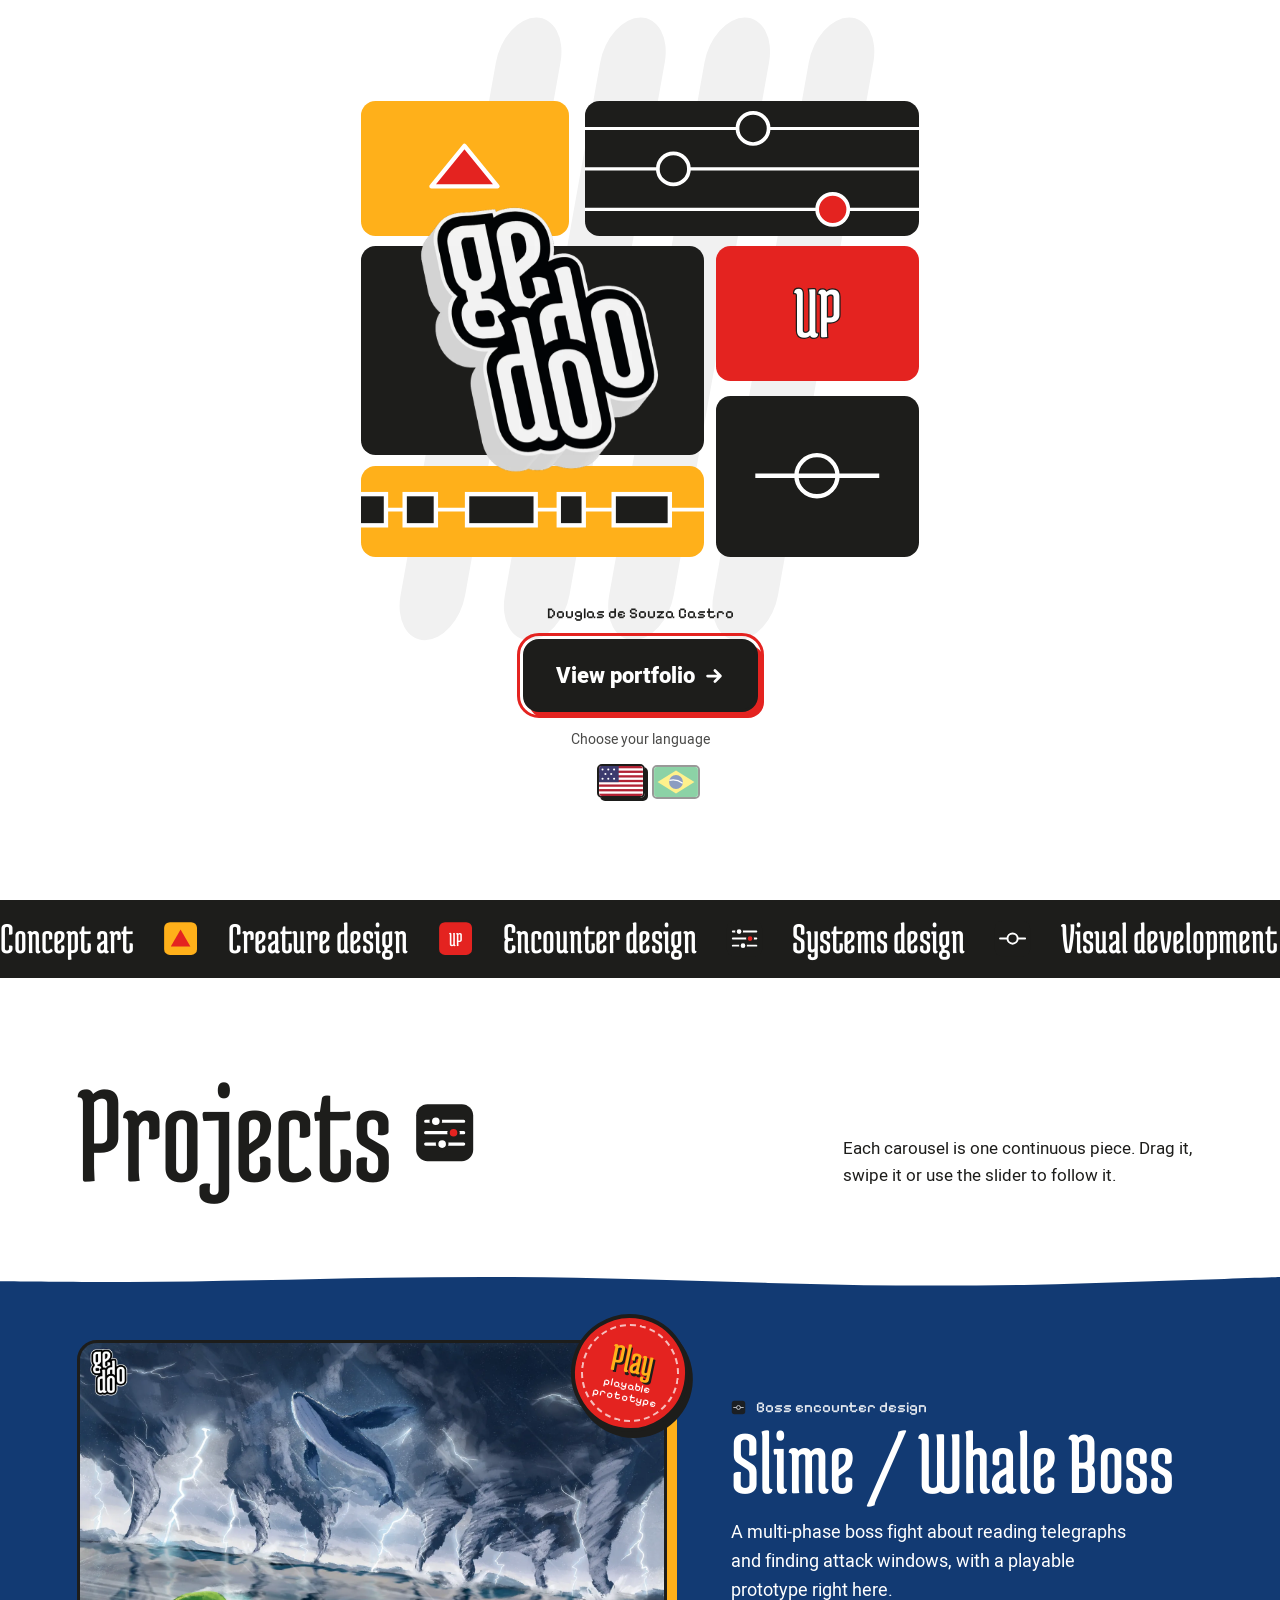
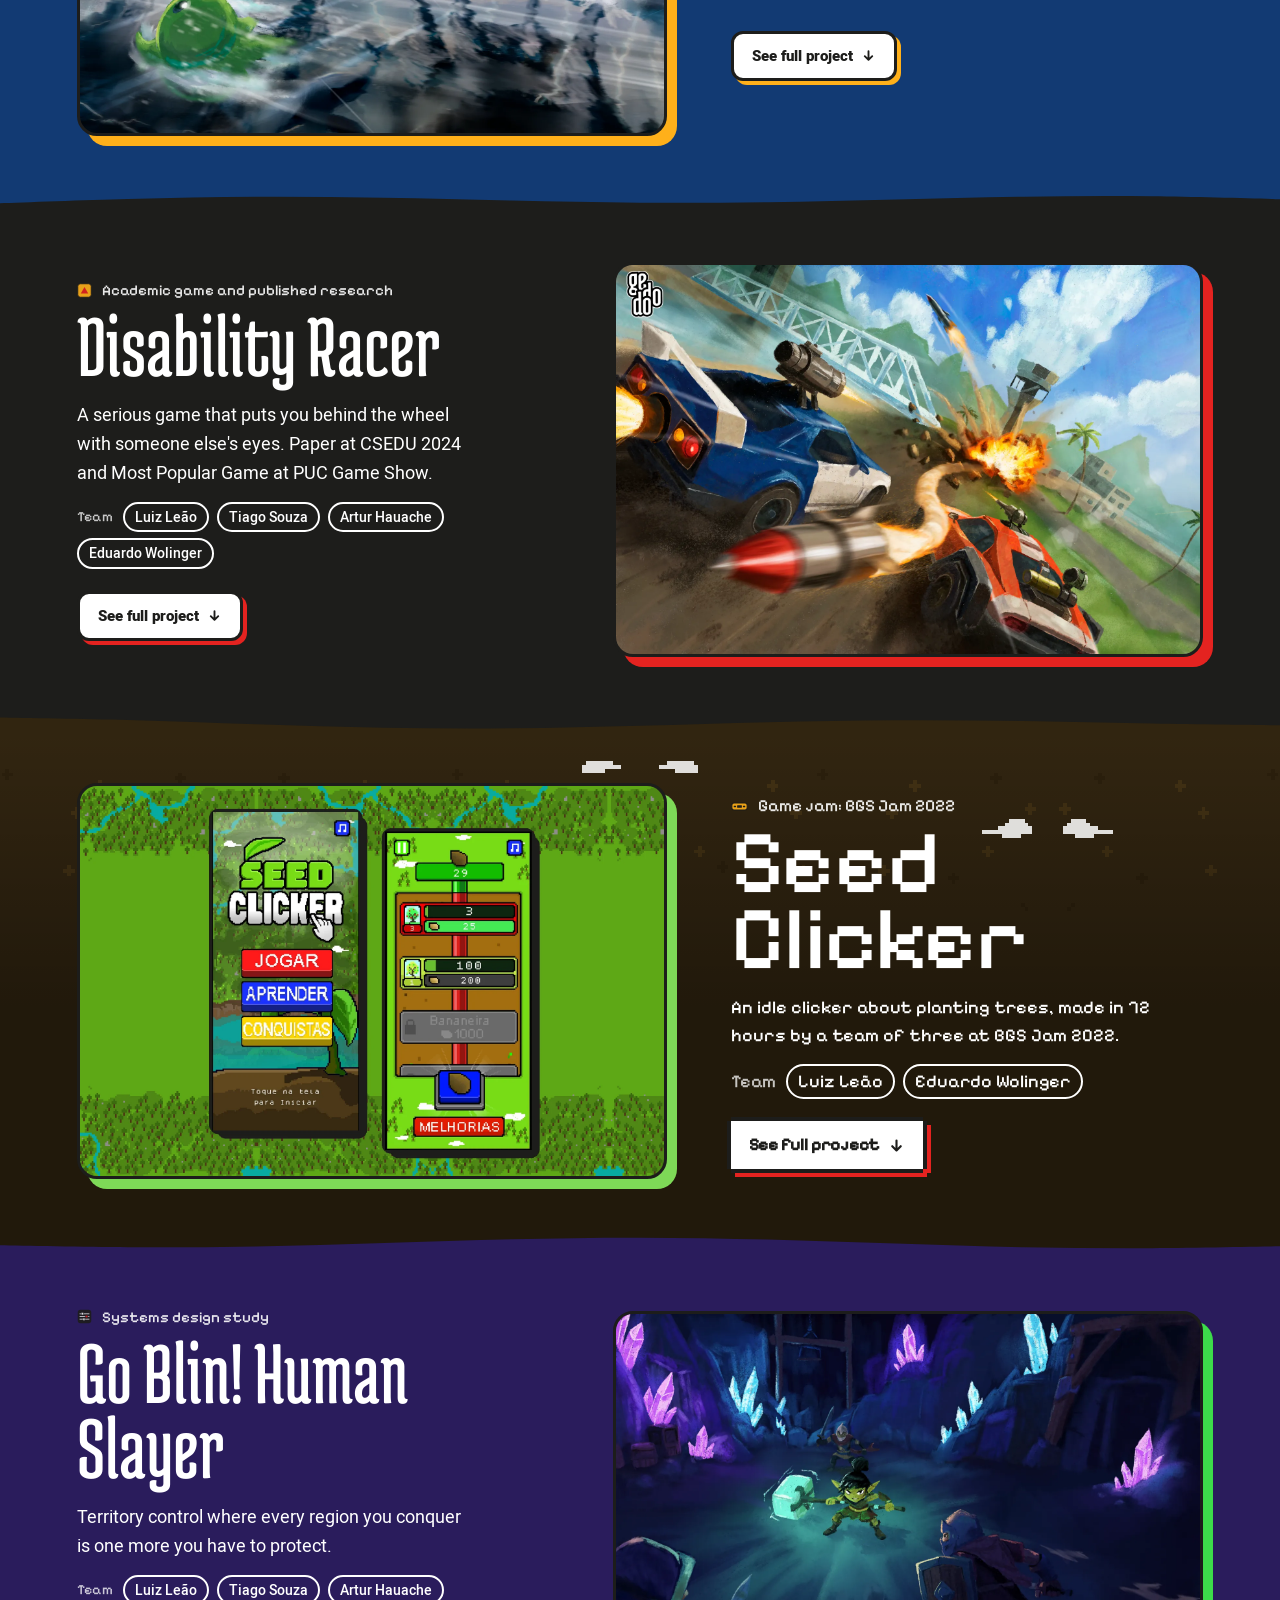
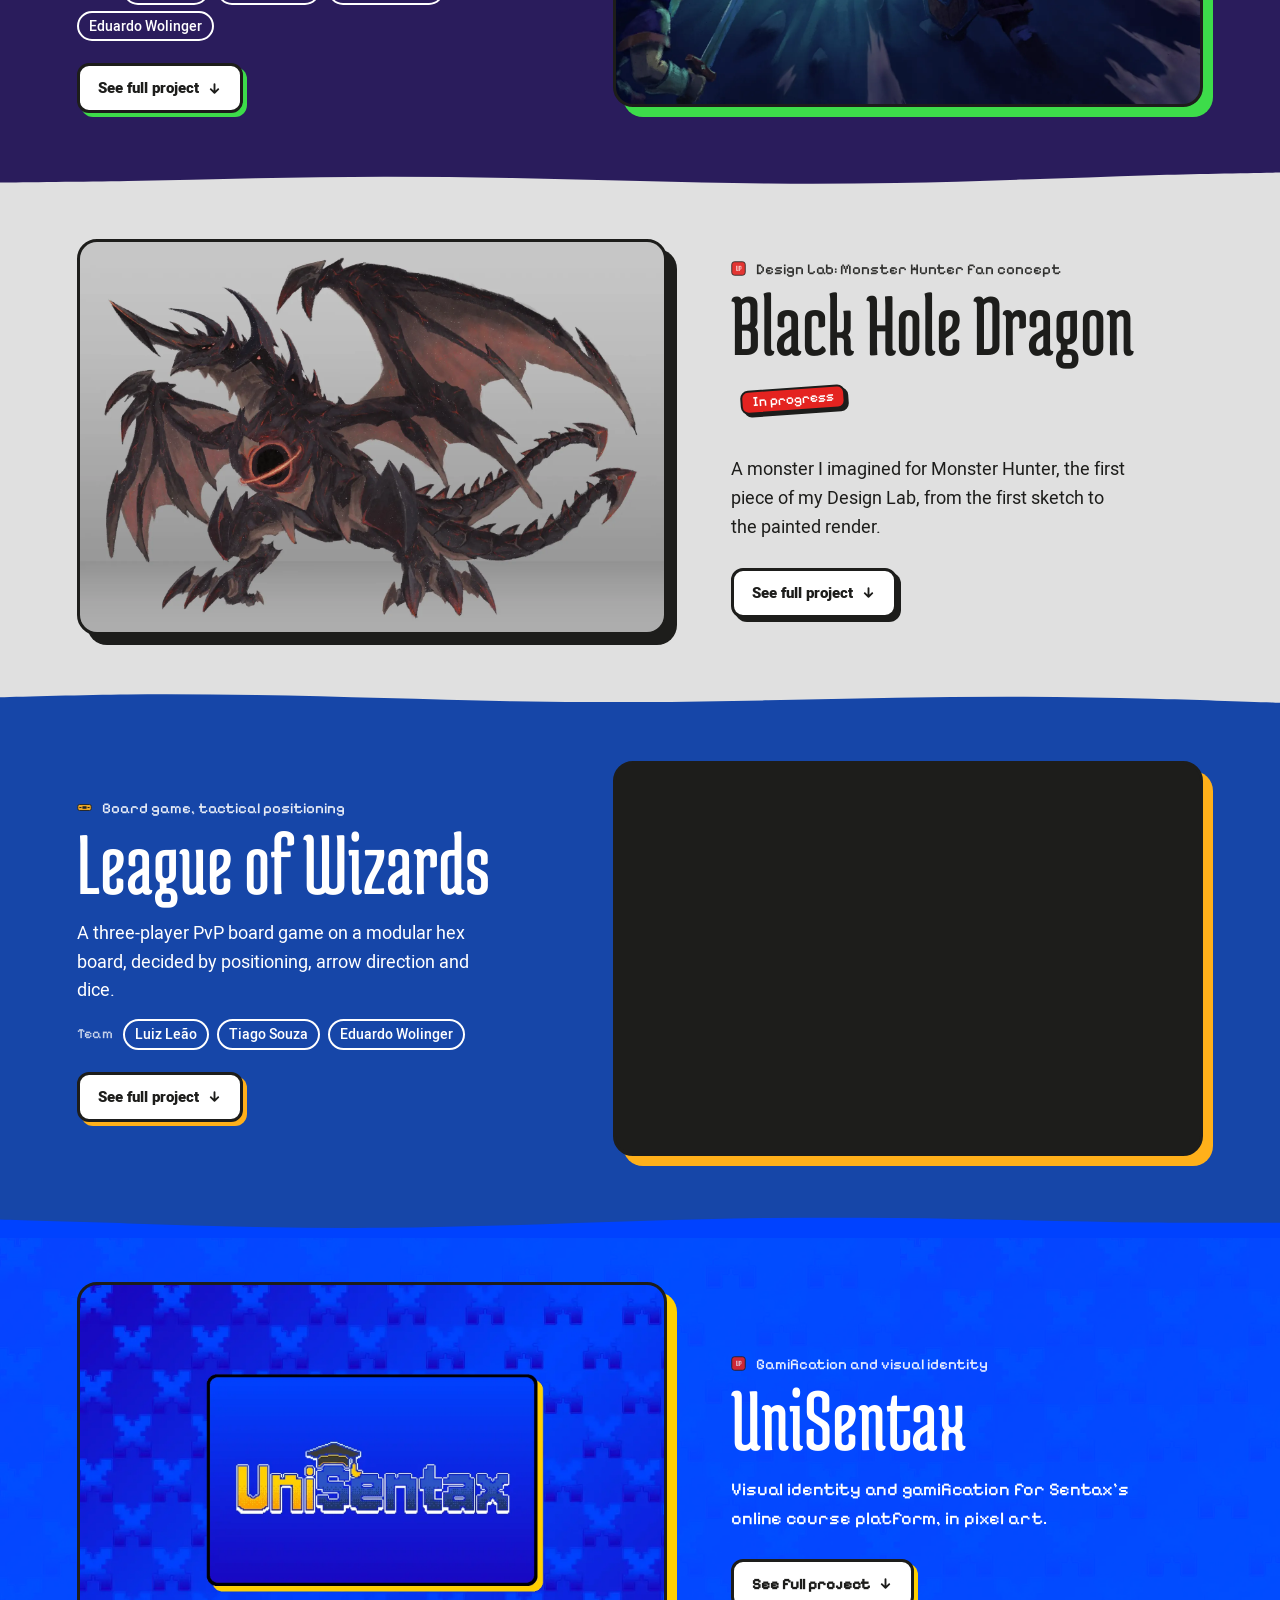
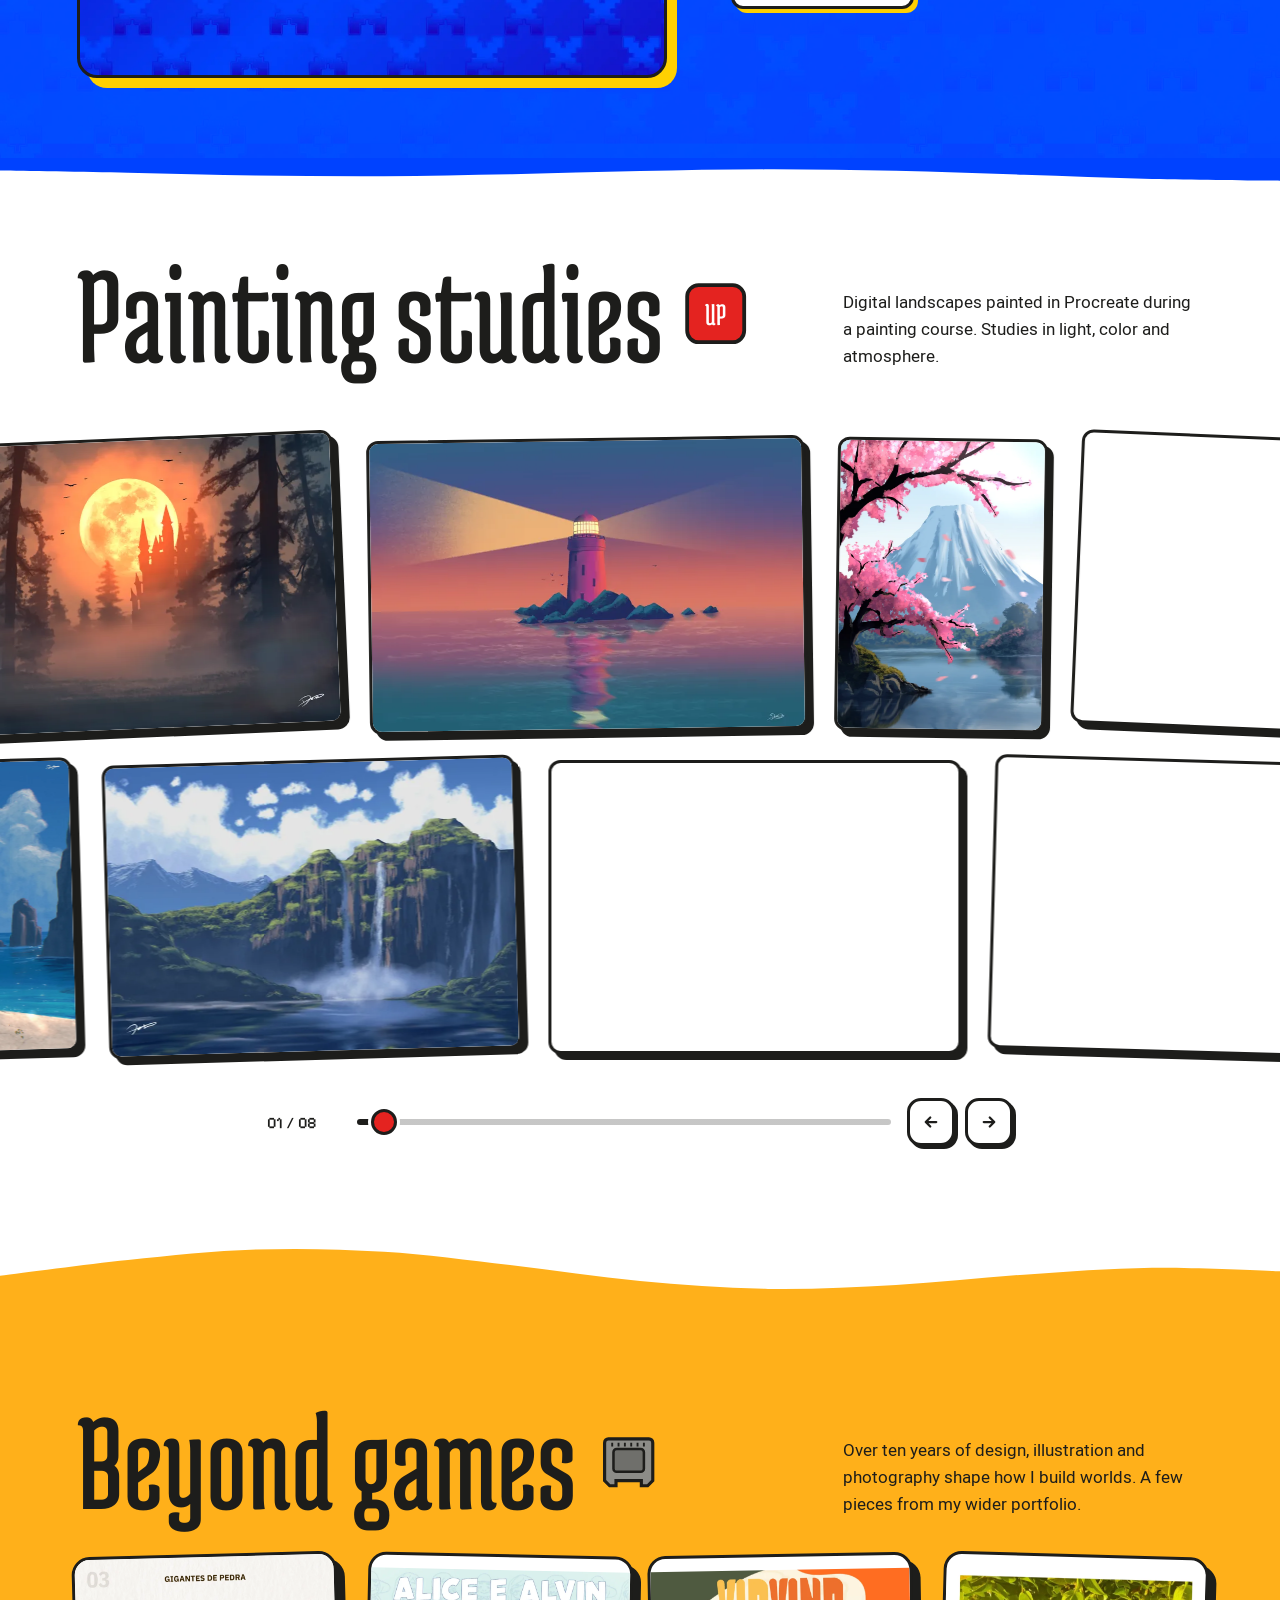
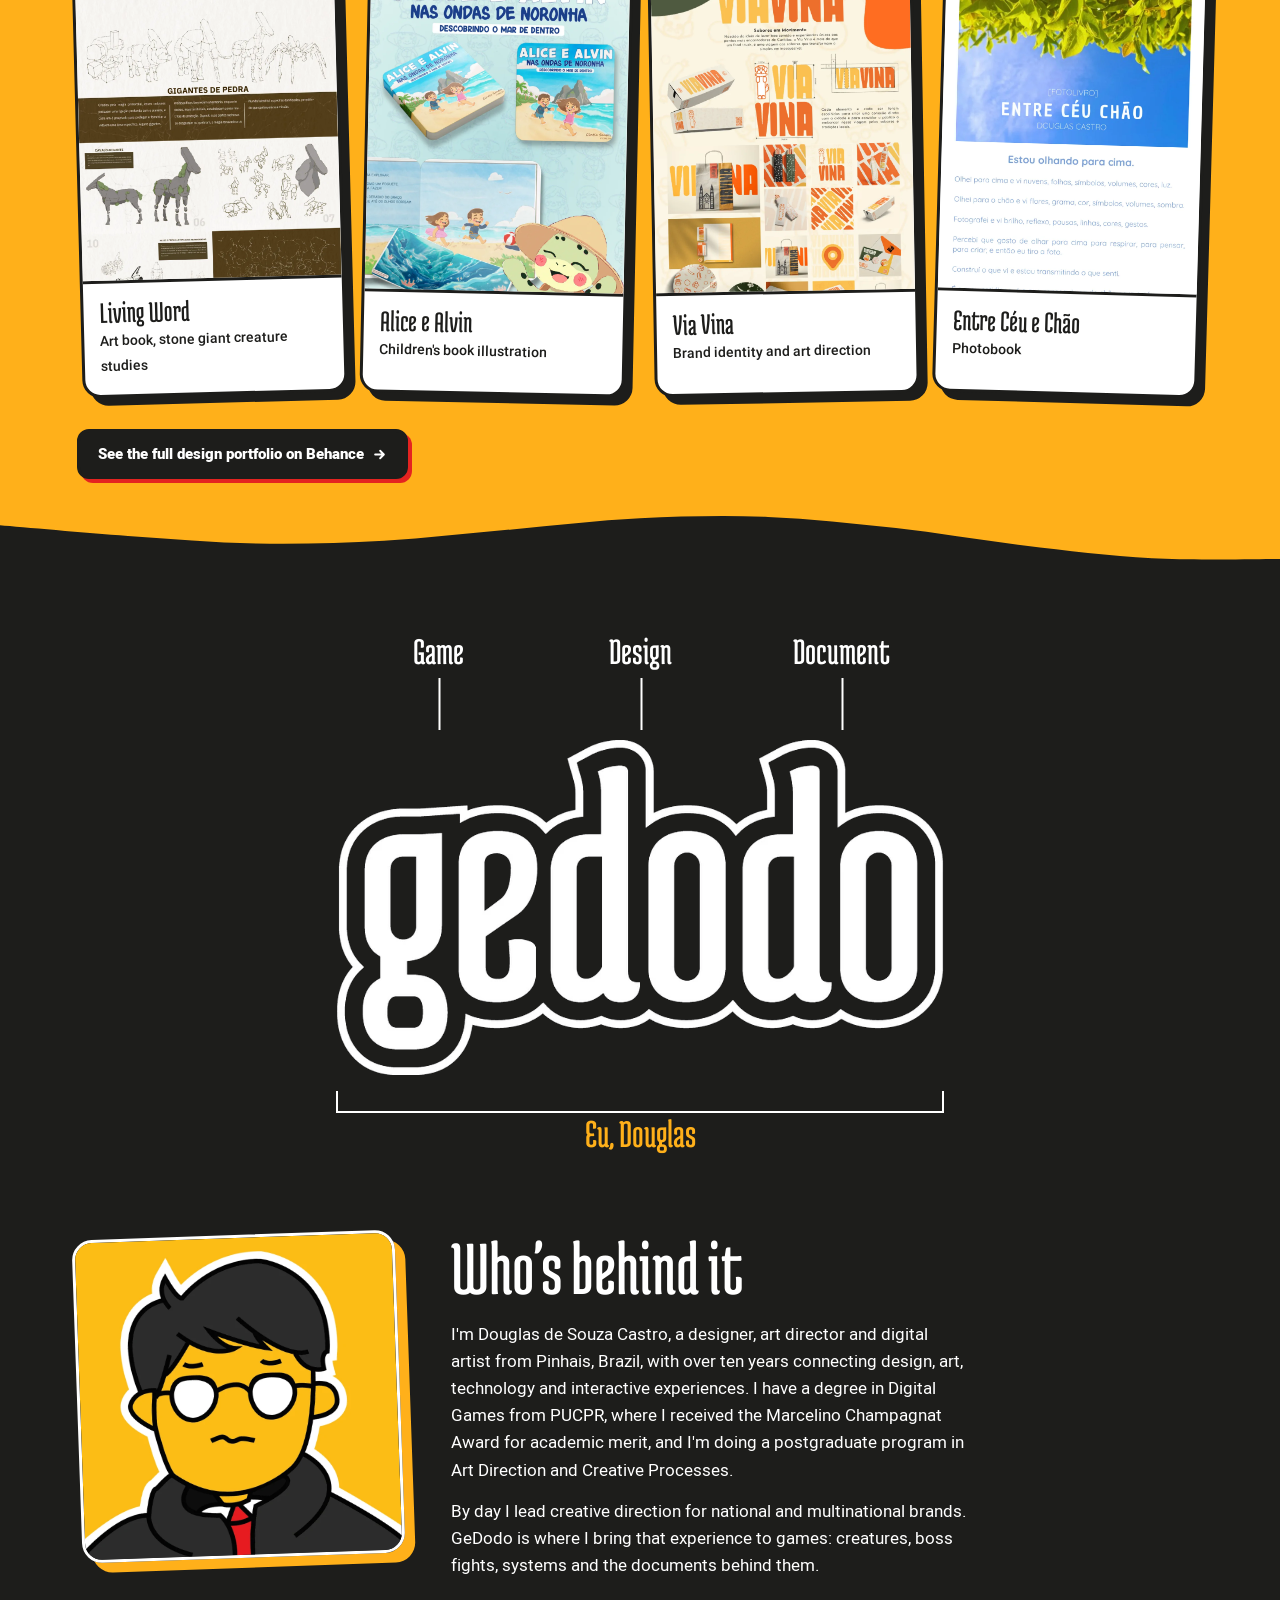
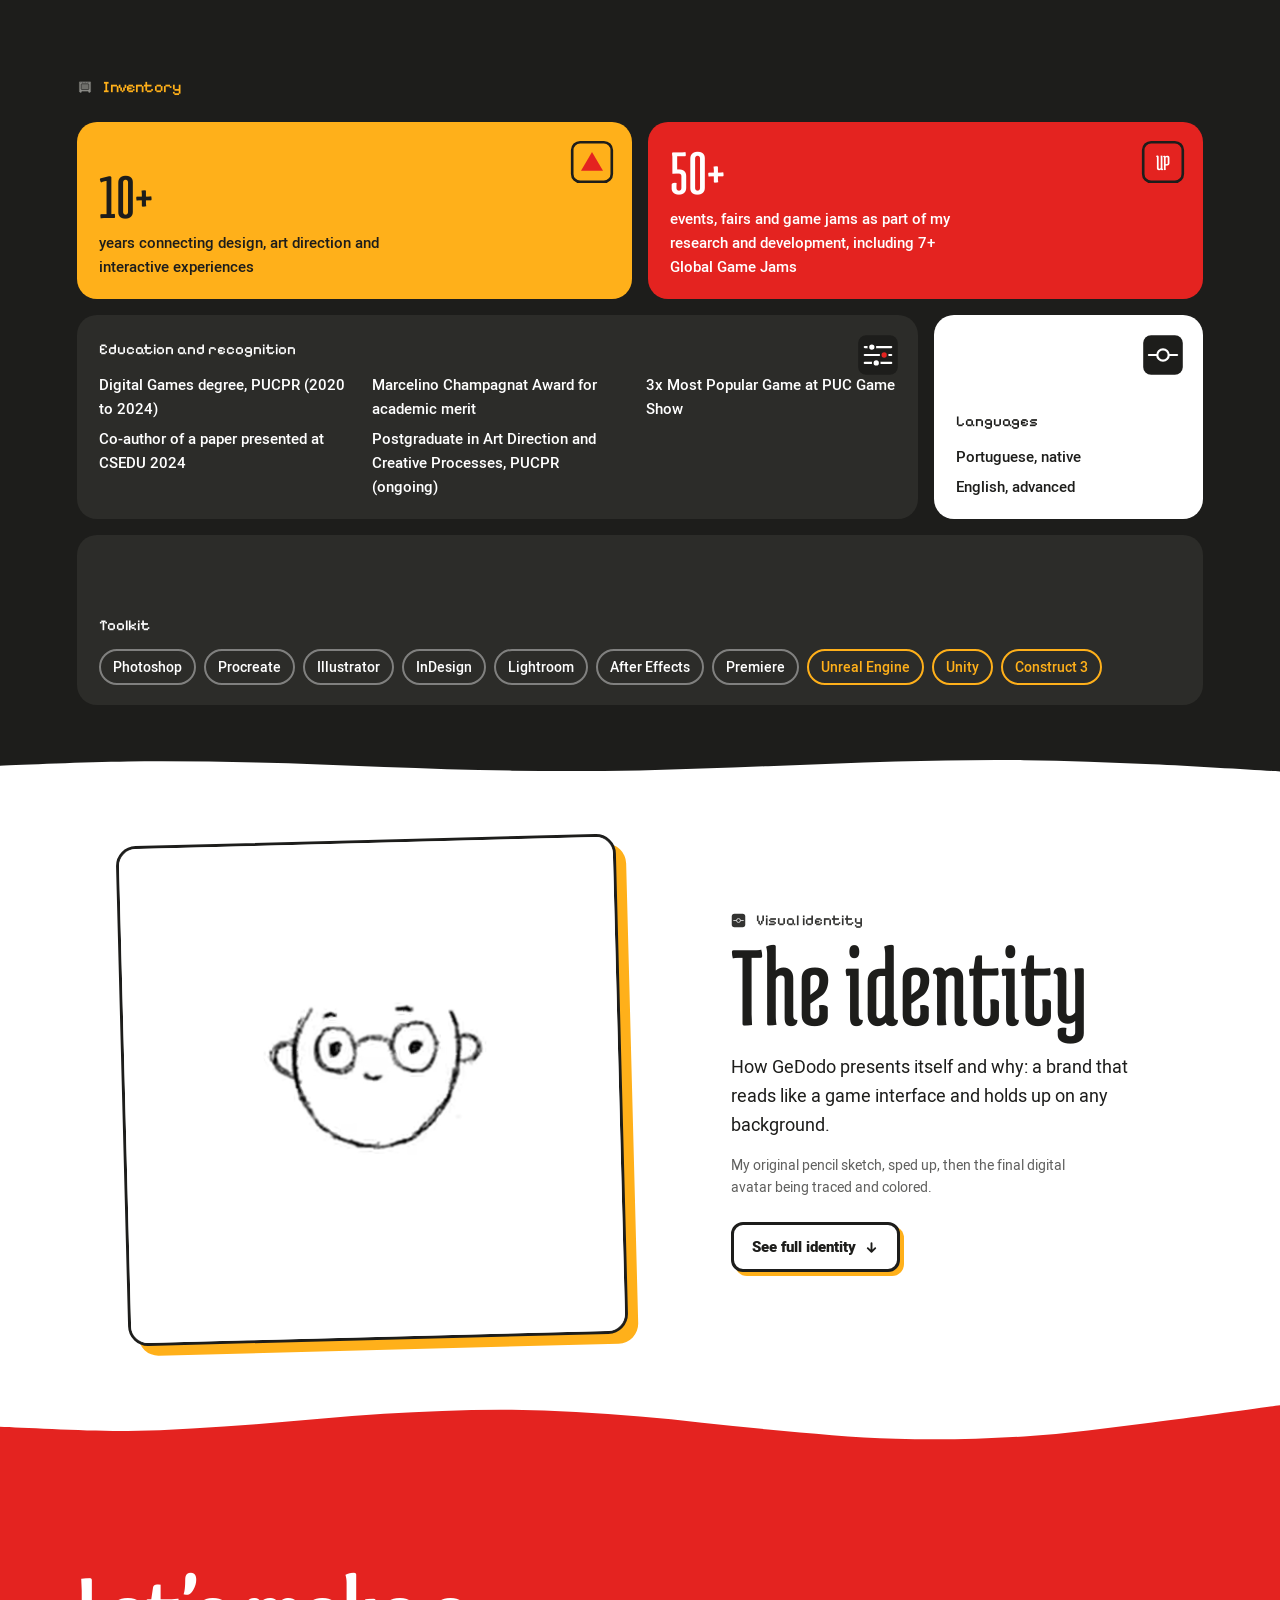
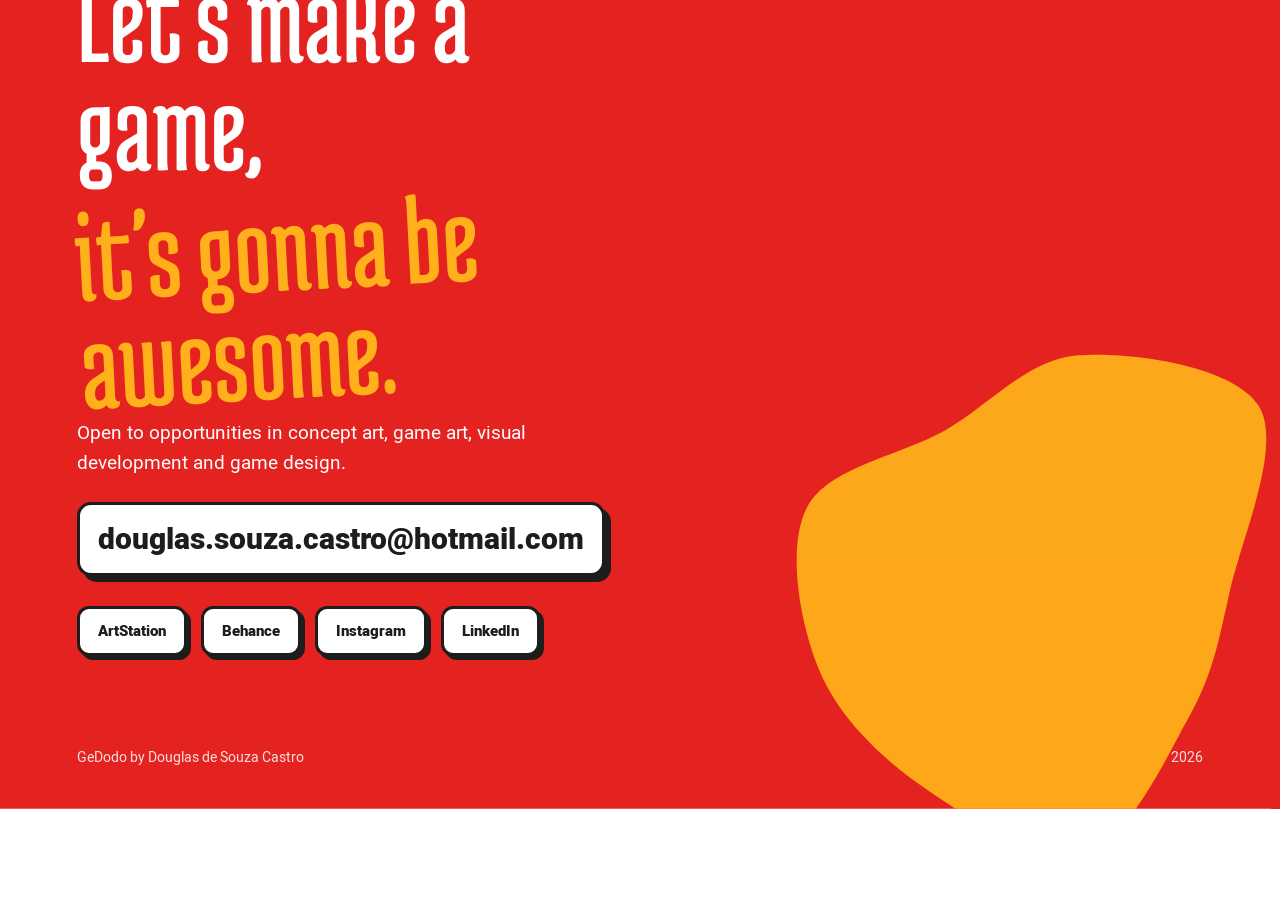
<file: index.html>
<!DOCTYPE html>
<html lang="en" class="intro hold">
<head>
<meta charset="utf-8">
<meta name="viewport" content="width=device-width, initial-scale=1, viewport-fit=cover">
<title>GeDodo | Douglas Castro, game design and art direction</title>
<meta name="description" content="GeDodo is Douglas Castro's game design lab: concept art, creature design, encounter design and systems design.">
<link rel="icon" href="assets/img/brand/logo-stack.webp">
<style>
/* ============================================================
   FONTES DA MARCA (arquivos em assets/fonts)
   Medula One e Pixelify Sans: SIL OFL. Mardoto: Apache 2.0.
   ============================================================ */
@font-face{font-family:"Medula One";src:url("assets/fonts/MedulaOne-Regular.ttf") format("truetype");font-display:swap}
@font-face{font-family:"Mardoto";font-weight:100;src:url("assets/fonts/Mardoto-Thin.woff2") format("woff2");font-display:swap}
@font-face{font-family:"Mardoto";font-weight:400;src:url("assets/fonts/Mardoto-Regular.woff2") format("woff2");font-display:swap}
@font-face{font-family:"Mardoto";font-weight:500;src:url("assets/fonts/Mardoto-Medium.woff2") format("woff2");font-display:swap}
@font-face{font-family:"Mardoto";font-weight:900;src:url("assets/fonts/Mardoto-Black.woff2") format("woff2");font-display:swap}
@font-face{font-family:"Tiny5";src:url("assets/fonts/Tiny5-Regular.ttf") format("truetype");font-display:swap}
@font-face{font-family:"Pixelify Sans";src:url("assets/fonts/PixelifySans-Medium.ttf") format("truetype");font-display:swap}

:root{
  --black:#1d1d1b; --red:#e42320; --yellow:#ffb01a; --gray:#e0e0e0; --white:#ffffff;
  --display:"Medula One", Impact, "Arial Narrow", sans-serif;
  --body:"Mardoto", Roboto, Arial, sans-serif;
  --pixel:"Pixelify Sans", monospace;
  --tiny:"Tiny5", "Pixelify Sans", monospace;
  --h: clamp(340px, 70vh, 760px);
  --pad: clamp(20px, 6vw, 96px);
}
*{box-sizing:border-box}
html{scroll-behavior:smooth;scroll-padding-top:calc(76px + env(safe-area-inset-top,0px))}
body{margin:0;background:var(--white);color:var(--black);font-family:var(--body);line-height:1.6;overflow-x:hidden;-webkit-font-smoothing:antialiased}
img{max-width:100%;display:block}
[hidden]{display:none !important}
a{color:inherit}
button{font:inherit}
::selection{background:var(--yellow);color:var(--black)}
:focus-visible{outline:3px solid var(--red);outline-offset:3px}
.sr{position:absolute;width:1px;height:1px;overflow:hidden;clip:rect(0 0 0 0);white-space:nowrap}
.ico{width:1em;height:1em;display:inline-block;vertical-align:-.15em;flex:0 0 auto}

/* ---------- navegação ---------- */
.nav{position:fixed;inset:0 0 auto 0;z-index:60;display:flex;align-items:center;gap:18px;
  padding:calc(12px + env(safe-area-inset-top,0px)) var(--pad) 12px;transition:background .35s,box-shadow .35s}
.nav.solid{background:rgba(255,255,255,.9);backdrop-filter:blur(10px);box-shadow:0 2px 0 var(--black)}
.nav .brand{display:block;height:48px;transition:transform .3s}
.nav .brand img{height:100%;width:auto}
.nav .brand:hover{transform:rotate(-6deg) scale(1.06)}
.nav ul{display:flex;gap:clamp(12px,2vw,28px);list-style:none;margin:0 0 0 auto;padding:0;align-items:center}
.nav ul a{text-decoration:none;font-weight:500;font-size:15px;position:relative}
.nav ul a::after{content:"";position:absolute;left:0;right:100%;bottom:-2px;height:3px;background:var(--red);transition:right .25s}
.nav ul a:hover::after{right:0}
.langs{display:flex;gap:6px;margin-left:clamp(6px,1.5vw,18px)}
.langs button{all:unset;cursor:pointer;width:34px;height:24px;border-radius:5px;overflow:hidden;border:2px solid var(--black);opacity:.45;transition:opacity .2s,transform .2s,box-shadow .2s}
.langs button svg{width:100%;height:100%;display:block}
.langs button[aria-pressed="true"]{opacity:1;box-shadow:3px 3px 0 var(--black);transform:translate(-1px,-1px)}
.langs button:hover{opacity:1}
.langs button:focus-visible{outline:3px solid var(--red);outline-offset:2px}
.btn{display:inline-flex;align-items:center;gap:8px;text-decoration:none;font-weight:900;font-size:15px;padding:10px 18px;border-radius:12px;border:3px solid var(--black);background:var(--black);color:var(--white);box-shadow:4px 4px 0 var(--red);transition:transform .15s,box-shadow .15s;cursor:pointer}
.btn:hover{transform:translate(-2px,-2px);box-shadow:6px 6px 0 var(--red)}
.btn:active{transform:translate(2px,2px);box-shadow:1px 1px 0 var(--red)}
.btn.light{background:var(--white);color:var(--black);box-shadow:4px 4px 0 var(--black)}
.btn.light:hover{box-shadow:6px 6px 0 var(--black)}
@media (max-width:760px){.nav ul li.m-hide{display:none}.nav .btn{padding:7px 12px;font-size:13px}.nav .brand{height:40px}}

/* ---------- hero ---------- */
.hero{position:relative;min-height:100vh;min-height:100svh;background:var(--yellow);overflow:hidden;display:grid;grid-template-columns:1.05fr 1fr;align-items:center;padding:calc(90px + env(safe-area-inset-top,0px)) var(--pad) 60px;gap:clamp(20px,4vw,60px)}
.hero .blob{position:absolute;inset:0;width:100%;height:100%;pointer-events:none}
.hero .bars{position:absolute;left:4%;top:12%;width:min(42vw,560px);color:rgba(255,255,255,.35);pointer-events:none}
.logo-wrap{position:relative;z-index:2;justify-self:center;width:min(40vw,520px);transition:transform .8s cubic-bezier(.2,.8,.2,1)}
.logo-wrap h1{margin:0}
.logo-wrap img{width:100%;height:auto;transform-origin:50% 100%}
@keyframes drop{0%{transform:translateY(-120vh) rotate(-12deg)}60%{transform:translateY(0) scale(1.06,.9)}80%{transform:scale(.97,1.04)}100%{transform:none}}
.hero-copy{position:relative;z-index:2;max-width:32rem}
.kicker{display:inline-flex;align-items:center;gap:10px;font-family:var(--pixel);font-size:16px;margin:0 0 14px}
.hero-copy p.lead{font-size:clamp(20px,2.1vw,28px);font-weight:100;line-height:1.35;margin:0 0 28px}
.hero-copy p.lead strong{font-weight:900}
.actions{display:flex;flex-wrap:wrap;gap:14px}
.floaters{position:absolute;inset:0;pointer-events:none;z-index:1}
.floaters .f{position:absolute;transition:transform .6s cubic-bezier(.2,.8,.2,1)}
.floaters .f svg{width:100%;height:100%;animation:bob var(--d,6s) ease-in-out infinite alternate;filter:drop-shadow(5px 6px 0 rgba(29,29,27,.25))}
@keyframes bob{from{transform:translateY(-10px) rotate(var(--r1,-6deg))}to{transform:translateY(12px) rotate(var(--r2,6deg))}}
.scroll-cue{position:absolute;left:50%;bottom:calc(18px + env(safe-area-inset-bottom,0px));transform:translateX(-50%);z-index:3;width:46px;height:46px;animation:hop 1.4s ease-in-out infinite}
.scroll-cue svg{width:100%;height:100%;transform:rotate(180deg)}
@keyframes hop{50%{transform:translate(-50%,8px)}}
@media (max-width:860px){
  .hero{grid-template-columns:1fr;align-content:start;padding-top:calc(96px + env(safe-area-inset-top,0px));padding-bottom:110px;text-align:left}
  .logo-wrap{width:min(62vw,340px)}
  .hero .bars{width:80vw}
  .floaters .f{scale:.7}
  .floaters .f:nth-child(4),.floaters .f:nth-child(5){display:none}
}

/* ---------- faixa corrida ---------- */
.ticker{background:var(--black);color:var(--white);overflow:hidden;white-space:nowrap;border-block:3px solid var(--black);position:relative;z-index:3}
.ticker .run{display:inline-flex;align-items:center;gap:28px;padding:14px 0;animation:tick 36s linear infinite;font-family:var(--display);font-size:clamp(30px,3.4vw,44px);line-height:1}
.ticker .ico{font-size:.9em}
@keyframes tick{to{transform:translateX(-50%)}}

/* ---------- cabeçalhos ---------- */
.head{padding:clamp(70px,11vh,130px) var(--pad) 36px;display:flex;flex-wrap:wrap;align-items:end;justify-content:space-between;gap:18px 40px}
.head h2{font-family:var(--display);font-weight:400;font-size:clamp(76px,11vw,170px);line-height:.8;margin:0;display:flex;align-items:center;gap:.15em}
.head h2 .ico{font-size:.45em}
.head p{margin:0;max-width:36ch;font-size:17px}

/* ---------- faixas de projeto ---------- */
.band{position:relative;isolation:isolate;background:var(--bg);color:var(--fg);padding:clamp(40px,7vh,80px) 0 clamp(70px,10vh,110px);margin-top:70px}
.band + .band{margin-top:0}   /* a onda do bloco seguinte cobre o fim do anterior, sem faixa branca */
.band .wave{position:absolute;left:0;right:0;width:100%;top:1px;height:72px;display:block;transform:translateY(-100%);pointer-events:none}
.band .wave path{fill:var(--bg)}
.ptop{display:grid;grid-template-columns:minmax(0,1.1fr) minmax(0,1fr);gap:18px clamp(24px,5vw,80px);align-items:end;padding:0 var(--pad);margin-bottom:34px}
.kind{display:inline-flex;align-items:center;gap:10px;font-family:var(--pixel);font-size:15px;margin:0 0 6px;opacity:.9}
.ptop h3{font-family:var(--display);font-weight:400;font-size:clamp(60px,8vw,120px);line-height:.84;margin:0}
.wip{display:inline-block;font-family:var(--pixel);font-size:14px;background:var(--red);color:var(--white);padding:4px 10px;border-radius:8px;border:2px solid var(--black);transform:rotate(-4deg) translateY(-.6em);margin-left:10px;vertical-align:middle;box-shadow:3px 3px 0 var(--black)}
.desc{margin:0;font-size:17px;max-width:54ch}
.tagline{display:block;margin-top:10px;font-weight:900}
.chips{display:flex;flex-wrap:wrap;gap:8px;list-style:none;padding:0;margin:16px 0 0}
.chips li{font-size:13px;font-weight:500;padding:4px 12px;border-radius:30px;border:2px solid currentColor;opacity:.9}

.track{overflow-x:auto;overflow-y:hidden;scrollbar-width:none;cursor:grab;overscroll-behavior-x:contain;-webkit-overflow-scrolling:touch;outline:none}
.track::-webkit-scrollbar{display:none}
.track.dragging{cursor:grabbing}
.track.dragging *{pointer-events:none}
.track:focus-visible .pano{outline:3px solid var(--yellow);outline-offset:6px}
.rail{display:flex;align-items:center;gap:44px;width:max-content;padding:6px var(--pad) 26px}
/* o carrossel é uma peça contínua: sem espaço entre os slides */
.pano{display:flex;height:var(--h);border-radius:20px;overflow:hidden;border:3px solid var(--black);box-shadow:10px 10px 0 var(--shadow,var(--black));background:var(--black)}
.pano button{all:unset;display:block;height:100%;cursor:zoom-in;position:relative}
.pano img{height:100%;width:auto;user-select:none;-webkit-user-drag:none}
.pano button:focus-visible::after{content:"";position:absolute;inset:4px;border:3px solid var(--yellow);border-radius:10px}
.card{flex:0 0 auto;height:var(--h);position:relative;border-radius:20px;overflow:hidden;border:3px solid var(--black);box-shadow:10px 10px 0 var(--shadow,var(--black));background:var(--white)}
.card > button{all:unset;display:block;height:100%;cursor:zoom-in}
.card img{height:100%;width:auto;user-select:none;-webkit-user-drag:none}
.card .cap{position:absolute;left:12px;bottom:12px;font-family:var(--pixel);font-size:13px;background:var(--black);color:var(--white);padding:3px 9px;border-radius:6px;pointer-events:none}

/* esboço x final */
.compare{aspect-ratio:3/2}
.compare img{position:absolute;inset:0;width:100%;height:100%;object-fit:cover}
.compare .sk{clip-path:inset(0 calc(100% - var(--p,50%)) 0 0);background:var(--white)}
.compare .line{position:absolute;top:0;bottom:0;left:var(--p,50%);width:4px;margin-left:-2px;background:var(--black);pointer-events:none}
.compare .knob{position:absolute;top:50%;left:var(--p,50%);width:54px;height:54px;margin:-27px 0 0 -27px;border-radius:50%;background:var(--red);border:3px solid var(--black);box-shadow:3px 3px 0 var(--black);display:grid;place-items:center;color:var(--white);font-weight:900;pointer-events:none}
.compare input{position:absolute;inset:0;width:100%;height:100%;opacity:0;margin:0;cursor:ew-resize;pointer-events:auto !important}
.compare .tag{position:absolute;top:12px;font-family:var(--pixel);font-size:13px;padding:3px 9px;border-radius:6px;background:var(--black);color:var(--white);pointer-events:none}
.compare .tag.l{left:12px}.compare .tag.r{right:12px;background:var(--red)}

/* controle deslizante: o ícone de slider da identidade virou a barra de navegação */
.ctrl{display:flex;align-items:center;gap:16px;padding:6px var(--pad) 0}
.ctrl .count{font-family:var(--pixel);font-size:16px;min-width:74px}
.scrub{-webkit-appearance:none;appearance:none;flex:1;height:26px;background:transparent;cursor:pointer;margin:0}
.scrub::-webkit-slider-runnable-track{height:6px;border-radius:6px;background:linear-gradient(90deg,var(--fg) var(--v,0%),color-mix(in srgb,var(--fg) 25%,transparent) var(--v,0%))}
.scrub::-moz-range-track{height:6px;border-radius:6px;background:color-mix(in srgb,var(--fg) 25%,transparent)}
.scrub::-moz-range-progress{height:6px;border-radius:6px;background:var(--fg)}
.scrub::-webkit-slider-thumb{-webkit-appearance:none;width:26px;height:26px;margin-top:-10px;border-radius:50%;background:var(--red);border:3px solid var(--black);box-shadow:0 0 0 3px var(--white)}
.scrub::-moz-range-thumb{width:20px;height:20px;border-radius:50%;background:var(--red);border:3px solid var(--black);box-shadow:0 0 0 3px var(--white)}
.arrows{display:flex;gap:10px}
.arrows button{width:48px;height:48px;border-radius:14px;border:3px solid var(--black);background:var(--white);color:var(--black);cursor:pointer;display:grid;place-items:center;box-shadow:3px 3px 0 var(--black);transition:transform .12s,box-shadow .12s,background .2s}
.arrows button:hover{background:var(--yellow)}
.arrows button:active{transform:translate(2px,2px);box-shadow:1px 1px 0 var(--black)}
.arrows svg{width:18px;height:18px}
@media (max-width:860px){.ptop{grid-template-columns:1fr}.band{margin-top:50px}.band .wave{height:50px}:root{--h:min(64vh,122vw)}.ctrl{flex-wrap:wrap}.ctrl .scrub{order:3;flex-basis:100%}}

/* ---------- identidade visual do GeDodo ---------- */
.idsec{--bg:var(--white);--fg:var(--black);--shadow:var(--yellow);padding:clamp(28px,5vh,56px) 0 clamp(90px,12vh,140px)}
.id-sum{grid-template-columns:minmax(0,1fr) minmax(0,1.1fr)}
.id-sum .id-canvas{width:100%;max-width:500px;justify-self:center}
.id-sum h2{font-family:var(--display);font-weight:400;font-size:clamp(66px,9vw,140px);line-height:.84;margin:0}
.id-vcap{font-size:14px;opacity:.7;max-width:44ch;margin:-12px 0 24px}
.id-canvas{position:relative;border-radius:20px;overflow:hidden;border:3px solid var(--black);box-shadow:10px 10px 0 var(--yellow);background:var(--white);transform:rotate(-1.5deg);aspect-ratio:1}
.id-canvas video{display:block;width:100%;height:100%;object-fit:cover}
.id-replay{position:absolute;right:12px;bottom:12px;display:inline-flex;align-items:center;gap:6px;font:inherit;font-family:var(--pixel);font-size:13px;padding:6px 10px;border-radius:10px;border:3px solid var(--black);background:var(--white);color:var(--black);cursor:pointer;box-shadow:3px 3px 0 var(--black);opacity:0;transition:opacity .3s}
.id-canvas.done .id-replay,.id-replay:focus-visible{opacity:1}
.id-replay .ico{width:14px;height:14px}
.id-grid{padding:0 var(--pad)}
.id-why{display:grid;grid-template-columns:repeat(3,minmax(0,1fr));gap:16px}
.id-card{border:3px solid var(--black);border-radius:18px;padding:20px 22px;background:var(--white);box-shadow:5px 5px 0 var(--black)}
.id-card.wide{grid-column:1/-1}
.id-card.goal{background:var(--black);color:var(--white);box-shadow:5px 5px 0 var(--red)}
.id-card h3{font-family:var(--display);font-weight:400;font-size:38px;line-height:.9;margin:0 0 10px}
.id-card p{margin:0;font-size:15.5px}
.id-card.goal p{font-size:18px}
.id-mini{height:42px;width:auto;margin-bottom:14px;filter:invert(1)}
.id-pal{display:flex;gap:6px;margin-bottom:14px}
.id-pal span{flex:1;height:46px;border-radius:10px;border:2px solid var(--black);background:var(--c);color:var(--white);font-family:var(--pixel);font-size:11px;display:flex;align-items:end;padding:4px 6px}
.id-pal span.dk{color:var(--black)}
.id-type{display:flex;align-items:baseline;gap:14px;flex-wrap:wrap;margin:0 0 12px !important}
.id-type .f1{font-family:var(--display);font-size:40px;line-height:1}
.id-type .f2{font-family:var(--body);font-weight:900;font-size:22px}
.id-type .f3{font-family:var(--tiny);font-size:18px}
.id-build{padding:clamp(60px,9vh,100px) var(--pad) 0}
.id-bhead{display:flex;flex-wrap:wrap;align-items:end;justify-content:space-between;gap:18px 40px;margin-bottom:24px}
.id-bhead h3{font-family:var(--display);font-weight:400;font-size:clamp(46px,6vw,80px);line-height:.85;margin:0 0 8px}
.id-bhead p{margin:0;max-width:52ch}
.id-strip{display:grid;grid-template-columns:repeat(3,minmax(0,1fr));gap:12px}
.id-strip button{all:unset;cursor:zoom-in;display:block;aspect-ratio:16/9;border-radius:12px;overflow:hidden;border:3px solid var(--black);box-shadow:4px 4px 0 var(--black);transition:transform .2s,box-shadow .2s}
.id-strip button:hover{transform:translate(-2px,-2px);box-shadow:6px 6px 0 var(--red)}
.id-strip button:focus-visible{outline:3px solid var(--red);outline-offset:3px}
.id-strip img{width:100%;height:100%;object-fit:cover}
@media (max-width:860px){.id-canvas{max-width:440px}.id-why{grid-template-columns:1fr}.id-strip{grid-template-columns:repeat(2,minmax(0,1fr))}.id-replay{opacity:1}}

/* ---------- blocos de projeto recolhíveis ---------- */
.band.fold{padding:clamp(28px,5vh,56px) 0 clamp(64px,9vh,96px);margin-top:70px}
.band.fold + .band.fold{margin-top:0}   /* como antes: a onda do bloco seguinte sobrepõe o fim do anterior */
.band.fold .wave{height:44px}
.band.fold .wave-b{top:auto;bottom:1px;transform:translateY(100%) scaleY(-1);display:none}
.band.fold:last-child .wave-b{display:block}
.psum{display:grid;grid-template-columns:minmax(0,1.25fr) minmax(0,1fr);gap:clamp(24px,5vw,72px);align-items:center;padding:0 var(--pad)}
.band.flip .psum{grid-template-columns:minmax(0,1fr) minmax(0,1.25fr)}
.band.flip .pcov-wrap{order:2}
.pcov-wrap{position:relative}
.seal{all:unset;box-sizing:border-box;position:absolute;right:-22px;top:-26px;z-index:3;width:118px;height:118px;border-radius:50%;background:var(--red);color:var(--white);border:4px solid var(--black);box-shadow:5px 5px 0 var(--black);display:flex;flex-direction:column;align-items:center;justify-content:center;text-align:center;cursor:pointer;transform:rotate(12deg);animation:sealBob 2.4s ease-in-out infinite}
.seal::before{content:"";position:absolute;inset:6px;border-radius:50%;border:2px dashed rgba(255,255,255,.7);animation:sealSpin 12s linear infinite}
.seal .s1{font-family:var(--display);font-size:40px;line-height:.85;color:var(--yellow);text-shadow:2px 2px 0 var(--black)}
.seal .s2{font-family:var(--pixel);font-size:11px;line-height:1.1;max-width:84px;margin-top:4px}
.seal:hover{background:#ff3b2f}
.seal:focus-visible{outline:3px solid var(--yellow);outline-offset:4px}
@keyframes sealBob{0%,100%{transform:rotate(12deg) scale(1)}50%{transform:rotate(6deg) scale(1.07)}}
@keyframes sealSpin{to{transform:rotate(360deg)}}
@media (prefers-reduced-motion:reduce){.seal,.seal::before{animation:none}}
.pteam{margin:-12px 0 22px;font-size:14px;display:flex;flex-wrap:wrap;gap:6px 8px;align-items:center}
.pteam .tl{font-family:var(--pixel);opacity:.75;margin-right:2px}
.pteam a{text-decoration:none;font-weight:500;padding:2px 10px;border-radius:30px;border:2px solid currentColor;transition:background .2s,color .2s}
.pteam a:hover{background:var(--fg);color:var(--bg)}
.pcover{all:unset;display:block;cursor:pointer;aspect-ratio:3/2;border-radius:20px;overflow:hidden;border:3px solid var(--black);box-shadow:10px 10px 0 var(--shadow,var(--black));background:var(--black);transition:transform .25s,box-shadow .25s}
.pcover img{width:100%;height:100%;object-fit:cover;transition:transform .6s}
.pcover:hover{transform:translate(-3px,-3px);box-shadow:13px 13px 0 var(--shadow,var(--black))}
.pcover:hover img{transform:scale(1.03)}
.ptext h3{font-family:var(--display);font-weight:400;font-size:clamp(56px,7vw,112px);line-height:.84;margin:0}
.pshort{font-size:18px;max-width:40ch;margin:18px 0 26px}
.pbtn{background:var(--white);color:var(--black);box-shadow:4px 4px 0 var(--shadow,var(--red))}
.pbtn .chev{transform:rotate(90deg);transition:transform .35s}
.band.open .pbtn .chev{transform:rotate(-90deg)}
.psum,.pmore{position:relative;z-index:1}
.uni-band.fold{overflow:visible}
.pmore{display:grid;grid-template-columns:minmax(0,1fr);grid-template-rows:0fr;transition:grid-template-rows .6s cubic-bezier(.3,.7,.2,1)}
.band.open .pmore{grid-template-rows:1fr}
.pmore-in{min-height:0;min-width:0;overflow:hidden;opacity:0;transition:opacity .4s}
.band.open .pmore-in{opacity:1}
.band.opened .pmore-in{overflow:visible}
.pmore-in > :first-child{margin-top:clamp(44px,7vh,80px)}
.pmore-in .ptop{grid-template-columns:1fr}
.pmore-in .ptop > div:first-child{display:none}
.pmore-in .ptop .desc{max-width:70ch}
@media (prefers-reduced-motion:reduce){.pmore,.pmore-in,.pcover,.pcover img{transition:none}}
@media (max-width:860px){.psum,.band.flip .psum,.id-sum{grid-template-columns:1fr;gap:26px}.band.flip .pcov-wrap{order:0}.seal{width:96px;height:96px;right:-6px;top:-22px}.seal .s1{font-size:32px}.seal .s2{font-size:10px}.band.fold{margin-top:50px}.band.fold .wave{height:30px}.pshort{font-size:16px;margin:12px 0 20px}}

/* dragão: linha do tempo do processo */
.process{display:grid;grid-template-columns:minmax(0,1.5fr) minmax(0,1fr);gap:clamp(24px,4vw,60px);padding:0 var(--pad);align-items:center}
.stage{position:relative;aspect-ratio:3/2;border-radius:20px;overflow:hidden;border:3px solid var(--black);box-shadow:10px 10px 0 var(--black);background:#cfcfcf}
.stage img{position:absolute;inset:0;width:100%;height:100%;object-fit:cover;opacity:0;transition:opacity .25s}
.stage img.on{opacity:1}
.stage .n{position:absolute;left:14px;top:14px;font-family:var(--pixel);font-size:14px;background:var(--black);color:var(--white);padding:4px 10px;border-radius:8px}
.pctrl{display:flex;align-items:center;gap:14px;margin-top:22px}
.pctrl .play{width:52px;height:52px;border-radius:50%;border:3px solid var(--black);background:var(--red);color:var(--white);cursor:pointer;display:grid;place-items:center;box-shadow:3px 3px 0 var(--black)}
.pctrl .play svg{width:18px;height:18px}
.pside .actions{margin-top:24px}
@media (max-width:860px){.process{grid-template-columns:1fr}}

/* ---------- estudo de caso: Disability Racer ---------- */
.case{padding:clamp(60px,9vh,110px) var(--pad) 0;color:var(--fg)}
.case-intro{display:grid;grid-template-columns:minmax(0,1fr) minmax(0,1.1fr);gap:clamp(24px,5vw,80px);align-items:end;margin-bottom:48px}
.case h4{font-family:var(--display);font-weight:400;font-size:clamp(48px,6vw,92px);line-height:.88;margin:0}
.case h4 em{font-style:normal;color:var(--yellow)}
.case .lead2{font-size:18px;margin:0 0 12px;max-width:58ch}
.case .role{font-size:15px;opacity:.75;margin:0}
.stats{display:grid;grid-template-columns:repeat(4,minmax(0,1fr));gap:16px;margin-bottom:70px}
.stat{background:var(--white);color:var(--black);border:3px solid var(--black);border-radius:16px;padding:16px 18px;box-shadow:6px 6px 0 var(--sc,var(--red))}
.stat b{display:block;font-family:var(--display);font-weight:400;font-size:clamp(40px,4.4vw,64px);line-height:1}
.stat span{font-size:14px;font-weight:500}
@media (max-width:900px){.case-intro{grid-template-columns:1fr}.stats{grid-template-columns:repeat(2,minmax(0,1fr))}}
.sim{display:grid;grid-template-columns:minmax(0,1.55fr) minmax(0,1fr);gap:clamp(24px,4vw,56px);align-items:center;margin-bottom:80px}
.sim .kicker{color:var(--yellow)}
.view{position:relative;aspect-ratio:1600/824;border-radius:20px;overflow:hidden;border:3px solid var(--white);box-shadow:10px 10px 0 var(--red);background:#000}
.view img{position:absolute;inset:0;width:100%;height:100%;object-fit:cover;transition:filter .6s,transform .6s,opacity .6s}
.view .ghost{opacity:0;mix-blend-mode:screen}
.view .veil{position:absolute;inset:0;pointer-events:none;opacity:0;transition:opacity .6s}
.view[data-c="glaucoma"] .veil{opacity:1;background:radial-gradient(ellipse 42% 55% at 50% 56%,transparent 38%,rgba(0,0,0,.85) 82%,#000 100%)}
.view[data-c="glaucoma"] .base{filter:saturate(.8) brightness(.9)}
.view[data-c="cataract"] .base{filter:blur(3px) contrast(.6) brightness(1.18) sepia(.45)}
.view[data-c="cataract"] .veil{opacity:1;background:radial-gradient(circle at 50% 45%,rgba(255,244,214,.55),rgba(255,236,190,.35))}
.view[data-c="keratoconus"] .base{filter:blur(2px) brightness(1.1)}
.view[data-c="keratoconus"] .ghost{opacity:.55;transform:translate(14px,-9px) scale(1.02);filter:blur(3px) brightness(1.4)}
.view[data-c="keratoconus"] .veil{opacity:1;background:radial-gradient(circle at 50% 30%,rgba(255,255,255,.35),transparent 55%)}
.view[data-c="myopia"] .base{filter:blur(7px)}
.view.glasses .base,.view.glasses .ghost{filter:none !important}
.view.glasses .ghost,.view.glasses .veil{opacity:0 !important}
.view .glassbar{position:absolute;left:0;bottom:0;height:6px;background:var(--yellow);width:0}
.view.glasses .glassbar{animation:glass 3s linear forwards}
@keyframes glass{from{width:100%}to{width:0}}
.view .badge2{position:absolute;right:12px;top:12px;font-family:var(--pixel);font-size:13px;background:var(--black);color:var(--white);padding:4px 10px;border-radius:8px;border:2px solid var(--white)}
.conds{display:flex;flex-wrap:wrap;gap:10px;margin:14px 0 16px}
.conds button{font-family:var(--display);font-size:28px;line-height:1;padding:8px 16px 6px;border-radius:12px;border:3px solid var(--white);background:transparent;color:var(--white);cursor:pointer;transition:background .2s,color .2s,transform .15s}
.conds button[aria-pressed="true"]{background:var(--white);color:var(--black);transform:rotate(-2deg)}
.conds button:hover{background:rgba(255,255,255,.15)}
.cdesc{font-size:17px;min-height:4.8em;margin:0 0 18px}
.gl{background:var(--yellow);color:var(--black);box-shadow:4px 4px 0 var(--white)}
.gl:hover{box-shadow:6px 6px 0 var(--white)}
.note{font-size:14px;opacity:.7;margin:14px 0 0}
@media (max-width:900px){.sim{grid-template-columns:1fr}}
.csi{display:grid;gap:18px;margin-bottom:80px;max-width:1000px}
.csi div{display:grid;grid-template-columns:130px 1fr;gap:20px;align-items:start;padding-bottom:18px;border-bottom:2px dashed rgba(255,255,255,.2)}
.csi b{font-family:var(--pixel);font-weight:400;font-size:15px;padding:4px 10px;border-radius:6px;color:var(--black);justify-self:start;box-shadow:3px 3px 0 var(--white)}
.csi p{margin:0;font-size:17px;max-width:62ch}
@media (max-width:620px){.csi div{grid-template-columns:1fr;gap:8px}}
.test{display:grid;grid-template-columns:minmax(0,1.3fr) minmax(0,1fr);gap:clamp(30px,5vw,70px);align-items:center}
.photos{position:relative;display:grid;grid-template-columns:repeat(2,minmax(0,1fr));gap:18px}
.photos button{all:unset;cursor:zoom-in;display:block;border:5px solid var(--white);border-radius:6px;box-shadow:8px 8px 0 rgba(0,0,0,.45);transform:rotate(var(--r));transition:transform .35s cubic-bezier(.2,.8,.2,1)}
.photos button:hover,.photos button:focus-visible{transform:rotate(0) scale(1.04);z-index:2}
.photos img{width:100%;aspect-ratio:16/10;object-fit:cover}
.quote{margin:0}
.quote blockquote{margin:0;font-family:var(--display);font-size:clamp(40px,4.6vw,70px);line-height:.95;color:var(--white)}
.quote blockquote::before{content:"“";color:var(--yellow)}
.quote blockquote::after{content:"”";color:var(--yellow)}
.quote figcaption{margin-top:16px;font-size:15px;opacity:.8}
.quote .actions{margin-top:28px}
.case .btn.light{box-shadow:4px 4px 0 var(--yellow)}
.case .btn.light:hover{box-shadow:6px 6px 0 var(--yellow)}
@media (max-width:900px){.test{grid-template-columns:1fr}}

/* ---------- tela de entrada ---------- */
html.intro,html.intro body{overflow:hidden}
.gate{position:fixed;inset:0;z-index:70}
.gate-bg{position:absolute;inset:0;background:var(--white)}
.gate-inner{position:relative;height:100%;display:flex;flex-direction:column;align-items:center;justify-content:center;gap:clamp(28px,5vh,56px);padding:24px}
/* composição do slide 2 da identidade, peça por peça */
.comp{position:relative;width:min(86vw,62vh,640px);aspect-ratio:895/730;container-type:inline-size}
.comp .c-bars{position:absolute;left:4.5%;top:-26%;width:89%;height:152%;color:#f1f1f1;animation:barsIn .9s cubic-bezier(.2,.8,.2,1) both}
@keyframes barsIn{from{opacity:0;transform:translateY(12%)}}
.tile{position:absolute;border-radius:2.6cqw;overflow:hidden;animation:pop .7s cubic-bezier(.3,1.6,.5,1) both;animation-delay:calc(.25s + var(--i) * .09s)}
.tile svg{position:absolute;inset:0;width:100%;height:100%}
@keyframes pop{0%{transform:scale(0) rotate(-8deg);opacity:0}100%{transform:none;opacity:1}}
.t-tri{left:0;top:0;width:37.2%;height:29.7%;background:var(--yellow)}
.t-slider{left:40.1%;top:0;width:59.9%;height:29.7%;background:var(--black)}
.t-big{left:0;top:31.8%;width:61.5%;height:45.9%;background:var(--black)}
.t-up{left:63.7%;top:31.8%;width:36.3%;height:29.7%;background:var(--red);display:grid;place-items:center}
.t-up span{font-family:var(--display);font-size:13cqw;line-height:1;color:var(--white);-webkit-text-stroke:.45cqw var(--black);paint-order:stroke fill;animation:upPulse 1.4s ease-in-out infinite alternate}
@keyframes upPulse{to{transform:translateY(-4%) scale(1.06)}}
.t-dash{left:0;top:80.1%;width:61.5%;height:19.9%;background:var(--yellow)}
.t-target{left:63.7%;top:64.8%;width:36.3%;height:35.3%;background:var(--black)}
.comp .knob{transform-box:fill-box;transform-origin:center;animation:knob 2.4s ease-in-out infinite alternate}
.comp .knob.k2{animation-duration:3.1s;animation-direction:alternate-reverse}
.comp .knob.k3{animation-duration:2.7s}
@keyframes knob{from{transform:translateX(-90%)}to{transform:translateX(90%)}}
.comp .march{animation:march 2.2s ease-in-out infinite alternate}
@keyframes march{to{transform:translateX(-6%)}}
.comp .tri{transform-box:fill-box;transform-origin:center;animation:triBob 1.2s ease-in-out infinite alternate}
@keyframes triBob{to{transform:translateY(-10%)}}
.comp .ring{transform-box:fill-box;transform-origin:center;animation:knob 2s ease-in-out infinite alternate}
.comp .c-logo{position:absolute;left:9.5%;top:22%;width:45%;height:auto;will-change:transform;animation:drop 1s cubic-bezier(.3,1.6,.5,1) .95s both;transform-origin:50% 100%}
@keyframes drop{0%{transform:translateY(-120vh) rotate(-12deg)}60%{transform:translateY(0) scale(1.06,.9)}80%{transform:scale(.97,1.04)}100%{transform:none}}
.gate-ui{display:flex;flex-direction:column;align-items:center;gap:14px;text-align:center;animation:uiIn .6s ease 1.5s both;transition:opacity .35s,transform .45s}
@keyframes uiIn{from{opacity:0;transform:translateY(16px)}}
.gate .who{font-family:var(--pixel);font-size:15px;margin:0}
.gate .enter{font-size:clamp(18px,2vw,22px);padding:16px 30px;border-radius:16px;box-shadow:6px 6px 0 var(--red);animation:nudge 1.6s ease-in-out 2.2s infinite}
.gate .enter:hover{animation:none}
@keyframes nudge{50%{transform:translateY(-4px) rotate(-1deg)}}
.gate .langs button{width:44px;height:30px}
.gate .pick{font-size:14px;margin:2px 0 0;opacity:.8}
.gate.out .gate-ui{opacity:0;transform:translateY(24px) scale(.94);pointer-events:none}
html.hold .floaters .f,html.hold .logo-wrap{opacity:0}
.replay{position:absolute;left:var(--pad);top:calc(84px + env(safe-area-inset-top,0px));z-index:4;width:48px;height:48px;border-radius:50%;border:3px solid var(--black);background:var(--yellow);color:var(--black);display:grid;place-items:center;cursor:pointer;box-shadow:3px 3px 0 var(--black);transition:opacity .5s 1.6s,transform .2s}
.replay svg{width:22px;height:22px}
.replay:hover{transform:rotate(-40deg)}
.replay.spin svg{animation:spin .6s cubic-bezier(.4,0,.2,1)}
@keyframes spin{to{transform:rotate(-360deg)}}
html.intro .replay{opacity:0;pointer-events:none;transition:none}
.nav,.hero-copy,.scroll-cue,.hero .bars{transition:opacity .7s .55s,transform .9s .45s cubic-bezier(.2,1.4,.4,1)}
html.intro .nav{opacity:0;transform:translateY(-100%);pointer-events:none}
html.intro .hero-copy{opacity:0;transform:translateY(40px);pointer-events:none}
html.intro .scroll-cue{opacity:0}
html.intro .hero .bars{opacity:0;transform:scale(.2) rotate(-20deg)}
.logo-wrap.squish img{animation:squish 1s ease-in-out infinite alternate}
@keyframes squish{from{transform:scale(1.06,.92)}to{transform:scale(.94,1.06)}}
.bit{position:fixed;z-index:75;width:14px;height:14px;border:2px solid var(--black);border-radius:3px;pointer-events:none}

/* ---------- UniSentax (toda a área em fonte pixel) ---------- */
.uni-band{--o3:3px 0 #000,-3px 0 #000,0 3px #000,0 -3px #000,3px 3px #000,-3px -3px #000,3px -3px #000,-3px 3px #000;--o2:2px 0 #000,-2px 0 #000,0 2px #000,0 -2px #000,2px 2px #000,-2px -2px #000,2px -2px #000,-2px 2px #000}
.uni-band{overflow:hidden;font-family:var(--pixel);padding-bottom:0}
.uni-pat{position:absolute;inset:0;background-size:900px auto;background-repeat:repeat;opacity:.22;mix-blend-mode:screen;pointer-events:none;animation:patMove 30s linear infinite}
@keyframes patMove{to{background-position:900px 506px}}
.uni-band .ptop,.uni{position:relative;z-index:1}
.uni-band .ptop{grid-template-columns:1fr;justify-items:center;text-align:center;margin-bottom:50px}
.uni-band .ptop .kind{justify-content:center}
.uni-band .ptop h3{margin:6px 0 18px}
.uni-band .ptop .desc{margin:0 auto}
.uni-band .ptop .chips{justify-content:center}
.uni-logo{width:min(760px,84vw);height:auto;image-rendering:pixelated;animation:logoFloat 3s steps(6) infinite alternate}
@keyframes logoFloat{to{transform:translateY(-8px)}}
.uni-band .desc,.uni-band .chips li{font-family:var(--pixel)}
.uni-band .chips li{border-radius:0;box-shadow:3px 3px 0 #000}
.uni .px{width:1.4em;height:1.4em;flex:0 0 auto;image-rendering:pixelated}
.uni .ut{font-family:var(--tiny);font-weight:400;font-size:clamp(36px,4.4vw,64px);line-height:.95;margin:0;color:var(--white);text-shadow:var(--o3)}
.uni .utext{margin:0;font-size:16px;line-height:1.55;max-width:62ch}
.uni .ulabel{display:flex;align-items:center;gap:10px;margin:0 0 12px;font-family:var(--tiny);font-size:20px;color:#ffd001;text-shadow:var(--o2)}
.uhead{display:grid;grid-template-columns:minmax(0,.8fr) minmax(0,1.2fr);gap:18px clamp(24px,4vw,60px);align-items:end;margin-bottom:28px}
@media (max-width:900px){.uhead{grid-template-columns:1fr}}
.uid{padding:10px var(--pad) 110px}
.ugrid{display:grid;grid-template-columns:minmax(0,1.3fr) minmax(0,1fr);grid-template-rows:auto auto;gap:18px}
.ucard{background:rgba(0,0,0,.28);border:4px solid var(--white);padding:18px;box-shadow:8px 8px 0 #000}
.ulogo{grid-row:span 2}
.lstage{position:relative;aspect-ratio:598/378;background:#000;overflow:hidden;border:3px solid #000}
.lstage img{width:100%;height:100%;object-fit:cover;image-rendering:pixelated}
.lstage.px-in img{animation:pxin .7s steps(7)}
@keyframes pxin{0%{filter:blur(6px) contrast(3);transform:scale(1.08);clip-path:inset(0 0 100% 0)}60%{clip-path:inset(0 0 0 0)}100%{filter:none;transform:none}}
.lsel{display:grid;grid-template-columns:repeat(6,minmax(0,1fr));gap:8px;margin-top:12px}
.lsel button{all:unset;cursor:pointer;border:3px solid transparent;display:block}
.lsel button img{width:100%;aspect-ratio:598/378;object-fit:cover}
.lsel button[aria-pressed="true"]{border-color:#ffd001}
.lsel button:focus-visible{outline:3px solid #ffd001;outline-offset:2px}
.sw{display:grid;grid-template-columns:repeat(5,minmax(0,1fr));gap:8px}
.swc{all:unset;cursor:pointer;background:var(--c);min-height:130px;border:3px solid #000;box-shadow:inset 0 0 0 3px rgba(255,255,255,.5);display:flex;flex-direction:column;justify-content:flex-end;padding:8px;gap:2px;transition:transform .25s steps(3)}
.swc:hover,.swc:focus-visible{transform:translateY(-8px)}
.swc .hex{font-size:13px;background:#000;color:#fff;padding:1px 4px;align-self:flex-start}
.swc .nm{font-size:12px;background:#fff;color:#000;padding:1px 4px;align-self:flex-start}
.swc.hit{animation:hit .5s steps(4)}
@keyframes hit{50%{transform:translateY(-14px) rotate(-4deg)}}
.utype .tyimg{all:unset;cursor:zoom-in;display:block;border:3px solid #000;margin-bottom:12px}
.utype img{width:100%;aspect-ratio:16/9;object-fit:cover;object-position:left center}
@media (max-width:900px){.ugrid{grid-template-columns:1fr}.ulogo{grid-row:auto}.sw{grid-template-columns:repeat(5,minmax(0,1fr))}.swc{min-height:90px}.swc .nm{display:none}}
.ugame{position:relative;background:#1c00b9;padding:40px var(--pad) 110px}
.uwave{position:absolute;left:0;right:0;width:100%;top:1px;height:70px;transform:translateY(-100%);display:block}
.uwave path{fill:#1c00b9}
.loop{display:grid;grid-template-columns:minmax(0,1fr) 120px minmax(0,1.5fr);gap:0 10px;align-items:stretch}
.earn{display:flex;flex-direction:column;gap:12px;justify-content:space-around}
.act{position:relative;display:flex;align-items:center;gap:12px;background:#0042ff;border:4px solid var(--white);padding:14px;box-shadow:6px 6px 0 #000;font-size:16px}
.act .px{color:#ffd001}
button.act{font:inherit;color:inherit;text-align:left;cursor:pointer;transition:transform .12s steps(2),box-shadow .12s steps(2)}
button.act:hover{transform:translate(-2px,-2px);box-shadow:8px 8px 0 #000;background:#1455ff}
button.act:active{transform:translate(3px,3px);box-shadow:2px 2px 0 #000}
button.act:focus-visible{outline:3px solid #ffd001;outline-offset:3px}
.play-hint{margin:4px 0 0;font-size:13px;opacity:.85;font-family:var(--pixel);grid-column:1 / -1}
.board li.me{background:#ffd001;color:#000;box-shadow:0 0 0 3px #fff}
.board li.me .pos{color:#fff;text-shadow:var(--o2)}
.demo.won{color:#ffd001;animation:bounce .5s steps(2) 4}
.act.glow{animation:glow .6s steps(3)}
@keyframes glow{50%{background:#ffd001;color:#000}}
.pop{position:absolute;right:10px;top:-6px;font-style:normal;font-family:var(--tiny);font-size:18px;color:#ffd001;text-shadow:var(--o2);opacity:0;pointer-events:none}
.pop.go{animation:popUp 1s steps(6) forwards}
@keyframes popUp{0%{opacity:1;transform:translateY(10px)}100%{opacity:0;transform:translateY(-30px)}}
.flow{width:100%;height:100%;min-height:300px}
.flow .fl{fill:none;stroke:rgba(255,255,255,.55);stroke-width:2;stroke-dasharray:6 6;animation:dash 1s linear infinite;vector-effect:non-scaling-stroke}
@keyframes dash{to{stroke-dashoffset:-12}}
.outs{display:grid;gap:18px}
.rh{display:flex;justify-content:space-between;align-items:center;gap:10px;flex-wrap:wrap}
.tabs{display:flex;gap:6px;margin-bottom:12px}
.tabs button{font-family:var(--pixel);font-size:14px;padding:5px 10px;border:3px solid var(--white);background:transparent;color:var(--white);cursor:pointer}
.tabs button[aria-pressed="true"]{background:var(--white);color:#1c00b9}
.board{list-style:none;margin:0;padding:0;display:grid;gap:6px}
.board li{display:grid;grid-template-columns:28px minmax(0,1fr) minmax(0,1.1fr) 76px 24px;align-items:center;gap:10px;background:#0042ff;border:3px solid #000;padding:7px 10px;font-size:15px}
.board .pos{font-family:var(--tiny);font-size:20px;color:#ffd001;text-shadow:var(--o2)}
.board .who small{display:block;font-size:12px;opacity:.75}
.board .bar{height:12px;background:#000;border:2px solid var(--white);padding:1px}
.board .bar i{display:block;height:100%;background:repeating-linear-gradient(90deg,#ffd001 0 8px,#ffb01a 8px 11px);transition:width .5s steps(6)}
.board .pts{text-align:right;font-size:14px}
.board .prize .px{width:22px;height:22px;animation:bounce .8s steps(2) infinite}
@keyframes bounce{50%{transform:translateY(-4px)}}
.board li.tm0{border-left:8px solid #e42320}.board li.tm1{border-left:8px solid #ffd001}.board li.tm2{border-left:8px solid #3ddc4a}
.demo{margin:8px 0 10px;font-size:12px;opacity:.6}
.cn{display:flex;align-items:center;gap:14px;margin-bottom:10px}
.cval{font-family:var(--tiny);font-weight:400;font-size:clamp(44px,5vw,72px);line-height:1;color:#ffd001;text-shadow:var(--o3);min-width:3ch}
.cn .px{width:48px;height:48px}
.rew{font-family:var(--tiny);font-size:18px;color:#ffd001;text-shadow:var(--o2);opacity:0}
.ucoin.win .cn .px{animation:shake .5s steps(4)}
.ucoin.win .rew{animation:lvup 1.8s steps(8) forwards}
@keyframes shake{25%{transform:translate(-4px,2px) rotate(-8deg)}50%{transform:translate(4px,-2px) rotate(8deg)}75%{transform:translate(-2px,-2px)}}
@keyframes lvup{0%{opacity:0;transform:translateY(10px)}15%{opacity:1;transform:none}85%{opacity:1}100%{opacity:0;transform:translateY(-10px)}}
@media (max-width:900px){.loop{grid-template-columns:1fr}.flow{display:none}.earn{display:grid;grid-template-columns:repeat(2,minmax(0,1fr));margin-bottom:18px}.earn .ulabel{grid-column:1 / -1}}
@media (max-width:520px){.board li{grid-template-columns:24px minmax(0,1fr) 70px 22px}.board .bar{display:none}}


/* ---------- Seed Clicker ---------- */
.seed-band{position:relative}
.seed{position:relative;z-index:1;padding:0 var(--pad) 40px}
.s-forest{position:absolute;inset:0;z-index:0;pointer-events:none;overflow:clip}
.s-forest .stk{position:sticky;top:0;height:100vh;overflow:hidden}
.s-forest i{position:absolute;inset:0;background-repeat:repeat-x;background-position:50% 0;background-size:auto 100%;image-rendering:pixelated}
.s-forest .fr{opacity:0;transition:opacity .35s steps(3)}
.s-forest .fr.on{opacity:1}
.s-forest .cl{opacity:.85;animation:cloudDrift 60s linear infinite}
@keyframes cloudDrift{to{background-position:calc(50% + 100vh * 212 / 234) 0}}
.s-forest .veil{background:linear-gradient(rgba(0,0,0,.34),rgba(0,0,0,.56) 30%,rgba(0,0,0,.56) 70%,rgba(0,0,0,.4))}
.seed-band .ptop{position:relative;z-index:1}
.seed-logo{width:min(300px,62vw);height:auto;image-rendering:pixelated;filter:drop-shadow(6px 6px 0 rgba(0,0,0,.35));animation:logoFloat 3s steps(6) infinite alternate}
.s-hero{display:grid;grid-template-columns:minmax(0,.8fr) minmax(0,1.2fr);gap:clamp(28px,5vw,80px);align-items:start;margin-bottom:90px}
.phone{position:relative;width:min(100%,330px);justify-self:center;background:#151513;border-radius:40px;padding:12px;border:3px solid var(--black);box-shadow:10px 10px 0 var(--shadow)}
.phone .screen{position:relative;aspect-ratio:414/896;border-radius:30px;overflow:hidden;background:#000}
.phone .screen img,.phone .screen iframe{position:absolute;inset:0;width:100%;height:100%;object-fit:cover;border:0;display:block}
.phone .s-play{position:absolute;left:50%;bottom:34px;transform:translateX(-50%);white-space:nowrap;background:#e42320;box-shadow:4px 4px 0 var(--black)}
.phone .s-play:hover{transform:translate(calc(-50% - 2px),-2px);box-shadow:6px 6px 0 var(--black)}
.phone .s-close{position:absolute;right:-14px;top:-14px;width:42px;height:42px;border-radius:50%;border:3px solid var(--black);background:var(--white);color:var(--black);display:grid;place-items:center;cursor:pointer;box-shadow:3px 3px 0 var(--black)}
.phone .s-close svg{width:16px;height:16px}
.seed .stats{grid-template-columns:repeat(2,minmax(0,1fr));margin-bottom:26px}
.s-role,.s-glass{font-size:17px;margin:0 0 14px;max-width:58ch}
.s-role{font-weight:500}
.seed .actions{margin-top:22px}
.s-loop .kicker{margin-bottom:22px}
.steps{display:grid;grid-template-columns:repeat(4,minmax(0,1fr));gap:22px;align-items:start}
.step{margin:0}
.sshot{all:unset;cursor:zoom-in;display:block;border:3px solid var(--black);border-radius:16px;overflow:hidden;box-shadow:6px 6px 0 rgba(0,0,0,.35);transition:transform .25s}
.sshot:hover,.sshot:focus-visible{transform:translateY(-4px)}
.sshot:focus-visible{outline:3px solid var(--yellow);outline-offset:3px}
.sshot img{width:100%;aspect-ratio:520/1125;object-fit:cover}
.seed .sc{height:auto;width:100%;aspect-ratio:520/1125;border-radius:16px;box-shadow:6px 6px 0 rgba(0,0,0,.35)}
.step figcaption{margin-top:14px}
.step figcaption i{display:inline-grid;place-items:center;width:28px;height:28px;border-radius:8px;background:var(--yellow);color:var(--black);font-style:normal;font-family:var(--pixel);font-size:15px;border:2px solid var(--black);margin-right:8px;vertical-align:4px}
.step figcaption b{font-family:var(--display);font-weight:400;font-size:32px;line-height:1}
.step figcaption span{display:block;margin-top:8px;font-size:15px}
.s-achrow{display:flex;flex-wrap:wrap;align-items:center;justify-content:space-between;gap:16px 30px;margin-top:34px;padding:18px 20px;border:2px dashed rgba(255,255,255,.4);border-radius:16px}
.s-ach{margin:0;font-size:16px;max-width:62ch}
.s-bgs{margin-top:100px}
.s-bh{display:grid;grid-template-columns:minmax(0,.9fr) minmax(0,1.1fr);gap:18px clamp(24px,4vw,60px);align-items:end;margin-bottom:30px}
.s-bh h4{font-family:var(--display);font-weight:400;font-size:clamp(48px,6vw,92px);line-height:.88;margin:0;text-wrap:balance}
.s-bt{margin:0;font-size:17px;max-width:62ch}
.bgs-grid{display:grid;grid-template-columns:1fr 1fr 1fr 2.2fr;grid-template-rows:repeat(2,minmax(0,1fr));gap:14px}
.bgs-grid .bv,.bgs-grid .bp{margin:0;border:4px solid var(--white);border-radius:10px;overflow:hidden;background:#000;box-shadow:6px 6px 0 rgba(0,0,0,.35)}
.bgs-grid .bv,.bgs-grid .bp0,.bgs-grid .bp1{grid-row:span 2;aspect-ratio:480/1038}
.bgs-grid .bv video{width:100%;height:100%;object-fit:cover;display:block}
.bgs-grid .bp{all:unset;cursor:zoom-in;display:block;border:4px solid var(--white);border-radius:10px;overflow:hidden;box-shadow:6px 6px 0 rgba(0,0,0,.35);transition:transform .25s}
.bgs-grid .bp:hover,.bgs-grid .bp:focus-visible{transform:rotate(-1deg) scale(1.02)}
.bgs-grid .bp:focus-visible{outline:3px solid var(--yellow);outline-offset:3px}
.bgs-grid .bp{position:relative}
.bgs-grid .bp img{position:absolute;inset:0;width:100%;height:100%;object-fit:cover;display:block}
.bgs-grid .bp.bp0,.bgs-grid .bp.bp1{grid-row:span 2;aspect-ratio:480/1038}
.bgs-grid .bp.bp2{grid-column:4;grid-row:1}.bgs-grid .bp.bp3{grid-column:4;grid-row:2}
.s-quote{margin:50px 0 12px;font-family:var(--display);font-size:clamp(36px,4.4vw,66px);line-height:.95;max-width:24ch;text-wrap:balance}
.s-quote::before{content:"“";color:var(--yellow)}.s-quote::after{content:"”";color:var(--yellow)}
.s-by{margin:0;font-size:15px;opacity:.85}
.s-press{margin:26px 0 0;font-size:15px}
.s-press a{text-decoration:underline;text-underline-offset:3px}
/* pele pixel art do bloco Seed Clicker: fonte pixel, cantos em degrau e sombras duras */
.seed-band{--pb:#1d1d1b;--ds:rgba(0,0,0,.4)}
.seed-band,.seed-band *{font-family:var(--pixel) !important;letter-spacing:0}
.seed-band .ptop{grid-template-columns:1fr;justify-items:center;text-align:center;margin-bottom:56px}
.seed-band .ptop .kind{justify-content:center}
.seed-band .ptop h3{margin:8px 0 22px}
.seed-band .ptop .desc{max-width:60ch;margin-left:auto;margin-right:auto}
.seed-band .ptop .chips{justify-content:center}
.seed-band .desc,.seed-band p{font-size:18px;line-height:1.55}
.seed-band .chips li{font-size:14px}
.seed-band .btn{font-size:17px}
.seed-band .kind,.seed-band .kicker{font-size:17px}
.seed-band .chips li{border:0;border-radius:0;padding:4px 12px;box-shadow:0 -3px 0 0 currentColor,0 3px 0 0 currentColor,-3px 0 0 0 currentColor,3px 0 0 0 currentColor;margin:3px}
.seed-band .btn{border:0;border-radius:0;box-shadow:0 -4px 0 0 var(--pb),0 4px 0 0 var(--pb),-4px 0 0 0 var(--pb),4px 0 0 0 var(--pb),8px 4px 0 0 var(--red),4px 8px 0 0 var(--red);transition:transform .12s steps(2)}
.seed-band .btn.light{box-shadow:0 -4px 0 0 var(--pb),0 4px 0 0 var(--pb),-4px 0 0 0 var(--pb),4px 0 0 0 var(--pb),8px 4px 0 0 var(--pb),4px 8px 0 0 var(--pb)}
.seed-band .btn:hover{transform:translate(-2px,-2px)}
.seed-band .actions{gap:22px}
.seed .stat{border:0;border-radius:0;box-shadow:0 -4px 0 0 var(--pb),0 4px 0 0 var(--pb),-4px 0 0 0 var(--pb),4px 0 0 0 var(--pb),10px 6px 0 0 var(--sc),6px 10px 0 0 var(--sc)}
.seed .stats{gap:22px}
.seed .stat b{font-size:clamp(34px,3.6vw,54px);line-height:1.05}
.seed .stat span{font-size:15px;font-weight:400}
.seed .phone{border:0;border-radius:0;padding:14px;box-shadow:0 -6px 0 0 var(--pb),0 6px 0 0 var(--pb),-6px 0 0 0 var(--pb),6px 0 0 0 var(--pb),-3px -9px 0 0 var(--pb),3px -9px 0 0 var(--pb),-3px 9px 0 0 var(--pb),3px 9px 0 0 var(--pb),14px 10px 0 0 var(--shadow),10px 14px 0 0 var(--shadow)}
.seed .phone .screen{border-radius:0;image-rendering:pixelated}
.seed .phone .s-play{box-shadow:0 -4px 0 0 var(--pb),0 4px 0 0 var(--pb),-4px 0 0 0 var(--pb),4px 0 0 0 var(--pb),8px 4px 0 0 var(--pb),4px 8px 0 0 var(--pb)}
.seed .phone .s-play:hover{transform:translate(calc(-50% - 2px),-2px)}
.seed .phone .s-close{border:0;border-radius:0;box-shadow:0 -3px 0 0 var(--pb),0 3px 0 0 var(--pb),-3px 0 0 0 var(--pb),3px 0 0 0 var(--pb),5px 5px 0 0 var(--pb)}
.seed .sshot,.seed .sc{border:0;border-radius:0;overflow:hidden;box-shadow:0 -4px 0 0 var(--pb),0 4px 0 0 var(--pb),-4px 0 0 0 var(--pb),4px 0 0 0 var(--pb),10px 6px 0 0 var(--ds),6px 10px 0 0 var(--ds);transition:transform .2s steps(2)}
.seed .sshot{overflow:visible}.seed .sshot img{display:block}
.seed .sshot img,.seed .sc img{image-rendering:pixelated}
.seed .compare .knob{border:0;border-radius:0;box-shadow:0 -3px 0 0 var(--pb),0 3px 0 0 var(--pb),-3px 0 0 0 var(--pb),3px 0 0 0 var(--pb),5px 5px 0 0 var(--pb)}
.seed .compare .line{width:4px}
.seed .compare .tag{border-radius:0}
.seed .step figcaption i{border:0;border-radius:0;box-shadow:0 -2px 0 0 var(--pb),0 2px 0 0 var(--pb),-2px 0 0 0 var(--pb),2px 0 0 0 var(--pb),3px 3px 0 0 var(--pb)}
.seed .step figcaption b{font-size:22px;line-height:1.2}
.seed .step figcaption span{font-size:16px;line-height:1.5}
.seed .s-achrow{border:4px dashed rgba(255,255,255,.45);border-radius:0}
.seed .s-bh h4{font-size:clamp(32px,4vw,60px);line-height:1.05}
.seed .bgs-grid{gap:20px}
.seed .bgs-grid .bv,.seed .bgs-grid .bp{border:0;border-radius:0;box-shadow:0 -4px 0 0 var(--white),0 4px 0 0 var(--white),-4px 0 0 0 var(--white),4px 0 0 0 var(--white),10px 6px 0 0 var(--ds),6px 10px 0 0 var(--ds)}
.seed .bgs-grid .bp:hover,.seed .bgs-grid .bp:focus-visible{transform:translate(-3px,-3px)}
.seed .s-quote,.seed .s-by,.seed .s-press{text-align:center;margin-left:auto;margin-right:auto}
.seed .s-quote{font-size:clamp(24px,3vw,42px);line-height:1.25;max-width:28ch}
@media (max-width:900px){.s-hero,.s-bh{grid-template-columns:1fr}.steps{grid-template-columns:repeat(2,minmax(0,1fr))}.bgs-grid{grid-template-columns:1fr 1fr}.bgs-grid .bv,.bgs-grid .bp0,.bgs-grid .bp1{grid-row:auto}.bgs-grid{grid-template-rows:none}.bgs-grid .bp.bp0,.bgs-grid .bp.bp1{grid-row:auto}.bgs-grid .bp.bp2,.bgs-grid .bp.bp3{grid-column:1 / -1;grid-row:auto;aspect-ratio:1100/507}}

/* ---------- pinturas ---------- */
.paint{background:var(--white);padding-bottom:clamp(70px,10vh,120px);overflow:hidden}
.drift{padding:18px 0}
.drift .row{display:flex;gap:30px;width:max-content;padding:14px 0;will-change:transform}
.paint .ctrl{--fg:var(--black);max-width:900px;margin:6px auto 0}
@keyframes drift{to{transform:translateX(-50%)}}
.frame{all:unset;position:relative;flex:0 0 auto;height:clamp(220px,32vh,340px);cursor:zoom-in;border:3px solid var(--black);border-radius:12px;overflow:hidden;background:var(--white);box-shadow:6px 6px 0 var(--black);transform:rotate(var(--rot,0deg));transition:transform .35s cubic-bezier(.2,.8,.2,1),box-shadow .35s}
.frame img{height:100%;width:auto;transition:transform .7s cubic-bezier(.2,.8,.2,1)}
.frame:hover,.frame:focus-visible{transform:rotate(0) translateY(-8px) scale(1.03);box-shadow:10px 12px 0 var(--red);z-index:2}
.frame:hover img{transform:scale(1.05)}
.frame:focus-visible{outline:3px solid var(--red);outline-offset:4px}

/* ---------- sobre ---------- */
.about{--bg:var(--black);--fg:var(--white);color:var(--white)}
.diagram{position:relative;max-width:760px;margin:0 auto 70px;padding:70px 0 90px}
.diagram img{width:100%;height:auto;mix-blend-mode:lighten}
.diagram .lb{position:absolute;font-family:var(--display);font-size:clamp(24px,3vw,38px);line-height:1;transform:translateX(-50%);white-space:nowrap}
.diagram .lb::after{content:"";position:absolute;left:50%;top:calc(100% + 8px);width:2px;height:clamp(26px,5vw,52px);background:var(--white);transform-origin:top;transform:scaleY(0);transition:transform .7s .3s cubic-bezier(.2,.8,.2,1)}
.diagram.in .lb::after{transform:scaleY(1)}
.diagram .bracket{position:absolute;left:10%;right:10%;bottom:52px;height:22px;border:2px solid var(--white);border-top:0;transform:scaleX(0);transition:transform .9s .6s cubic-bezier(.2,.8,.2,1)}
.diagram.in .bracket{transform:scaleX(1)}
.diagram .me{position:absolute;left:50%;bottom:0;transform:translateX(-50%);font-family:var(--display);font-size:clamp(26px,3.2vw,40px);color:var(--yellow)}
.bio{display:grid;grid-template-columns:minmax(0,.6fr) minmax(0,1.4fr);gap:clamp(24px,4vw,56px);padding:0 var(--pad);align-items:start}
.avatar{border-radius:20px;overflow:hidden;border:3px solid var(--white);box-shadow:10px 10px 0 var(--yellow);transform:rotate(-2deg)}
.bio h2{font-family:var(--display);font-weight:400;font-size:clamp(54px,6vw,86px);line-height:.85;margin:0 0 20px}
.bio p{font-size:17px;margin:0 0 14px;max-width:52ch}
/* inventário: os blocos da identidade viram as conquistas */
.inv{padding:clamp(60px,9vh,100px) var(--pad) 0}
.inv .kicker{color:var(--yellow);margin-bottom:22px}
.inv-grid{display:grid;grid-template-columns:repeat(4,minmax(0,1fr));gap:16px}
.it{position:relative;border-radius:20px;padding:22px 22px 20px;min-height:170px;display:flex;flex-direction:column;justify-content:flex-end;gap:6px;overflow:hidden;transition:transform .3s cubic-bezier(.2,.8,.2,1)}
.it:hover{transform:translateY(-4px) rotate(-.6deg)}
.it .ico{position:absolute;top:18px;right:18px;font-size:44px}
.it b{font-family:var(--display);font-weight:400;font-size:clamp(46px,5vw,76px);line-height:.9}
.it p{margin:0;font-size:15px;font-weight:500;max-width:34ch}
.it ul{margin:0;padding:0;list-style:none;display:grid;gap:6px;font-size:15px;font-weight:500}
.it h5{margin:0 0 6px;font-family:var(--pixel);font-weight:400;font-size:15px}
.it.y{background:var(--yellow);color:var(--black)}
.it.r{background:var(--red);color:var(--white)}
.it.w{background:var(--white);color:var(--black)}
.it.k{background:#2c2c29;color:var(--white)}
.it.w2{grid-column:span 2}.it.w3{grid-column:span 3}.it.w4{grid-column:1 / -1}
.it ul{grid-template-columns:repeat(auto-fit,minmax(240px,1fr));column-gap:24px}
.tools{display:flex;flex-wrap:wrap;gap:8px}
.tools span{font-size:14px;font-weight:500;padding:5px 12px;border-radius:30px;border:2px solid rgba(255,255,255,.4)}
.tools span.e{border-color:var(--yellow);color:var(--yellow)}
@media (max-width:900px){.inv-grid{grid-template-columns:repeat(2,minmax(0,1fr))}.it.w3{grid-column:1 / -1}}
@media (max-width:520px){.inv-grid{grid-template-columns:1fr}.it.w2,.it.w3{grid-column:auto}}
/* além dos jogos */
.beyond{--bg:var(--yellow);--fg:var(--black)}
.beyond .head{padding-top:clamp(20px,4vh,40px)}
.bgrid{display:grid;grid-template-columns:repeat(4,minmax(0,1fr));gap:22px;padding:0 var(--pad)}
.bcard{all:unset;cursor:zoom-in;display:block;background:var(--white);border:3px solid var(--black);border-radius:18px;overflow:hidden;box-shadow:8px 8px 0 var(--black);transform:rotate(var(--r,0deg));transition:transform .35s cubic-bezier(.2,.8,.2,1),box-shadow .35s}
.bcard:hover,.bcard:focus-visible{transform:rotate(0) translateY(-6px);box-shadow:12px 12px 0 var(--red)}
.bcard:focus-visible{outline:3px solid var(--red);outline-offset:4px}
.bcard img{width:100%;aspect-ratio:4/5;object-fit:cover;object-position:top;border-bottom:3px solid var(--black)}
.bcard div{padding:14px 16px 16px}
.bcard strong{display:block;font-family:var(--display);font-weight:400;font-size:30px;line-height:1}
.bcard span{font-size:14px;font-weight:500}
.beyond .more{padding:34px var(--pad) 0}
@media (max-width:900px){.bgrid{grid-template-columns:repeat(2,minmax(0,1fr))}}
@media (max-width:720px){.bio{grid-template-columns:1fr}.avatar{max-width:300px}}

/* ---------- contato ---------- */
.contact{--bg:var(--red);--fg:var(--white);color:var(--white);padding-bottom:calc(40px + env(safe-area-inset-bottom,0px));margin-top:0;clip-path:inset(-120px 0 0 0)}
.contact .inner{position:relative;z-index:1;padding:clamp(30px,6vh,70px) var(--pad) 0}
.contact h2{font-family:var(--display);font-weight:400;font-size:clamp(64px,10vw,170px);line-height:.84;margin:0;max-width:14ch}
/* easter egg: a frase que deu origem ao grupo do artigo */
.contact h2 .egg{display:inline-block;color:var(--yellow);clip-path:inset(0 100% 0 0);transform:rotate(-3deg) translateY(.08em);transition:clip-path 1.1s steps(18) 1.1s}
.contact h2.in .egg{clip-path:inset(0 -5% -10% 0)}
.contact p{font-size:19px;max-width:42ch;margin:22px 0 0}
.contact .mail{display:inline-block;margin-top:24px;font-weight:900;font-size:clamp(18px,2.4vw,30px);text-decoration:none;background:var(--white);color:var(--black);padding:10px 18px;border-radius:14px;border:3px solid var(--black);box-shadow:6px 6px 0 var(--black);word-break:break-all;transition:transform .15s,box-shadow .15s}
.contact .mail:hover{transform:translate(-2px,-2px);box-shadow:8px 8px 0 var(--black)}
.contact .actions{margin-top:30px}
.contact .deco{position:absolute;right:-6vw;bottom:-8vw;width:min(56vw,640px);pointer-events:none;opacity:.95}
.foot{display:flex;flex-wrap:wrap;justify-content:space-between;gap:10px;margin-top:90px;font-size:14px;opacity:.85}

/* ---------- lightbox ---------- */
.lbx{position:fixed;inset:0;z-index:100;background:rgba(29,29,27,.95);display:grid;place-items:center;opacity:0;pointer-events:none;transition:opacity .3s}
.lbx.on{opacity:1;pointer-events:auto}
.lbx img{max-width:92vw;max-height:82vh;border-radius:10px;border:3px solid var(--white);transform:scale(.94);transition:transform .4s cubic-bezier(.2,.8,.2,1)}
.lbx.on img{transform:none}
.lbx .capt{position:absolute;left:0;right:0;bottom:calc(18px + env(safe-area-inset-bottom,0px));text-align:center;font-family:var(--pixel);color:var(--white);font-size:14px}
.lbx button{position:absolute;width:52px;height:52px;border-radius:14px;border:3px solid var(--black);background:var(--white);cursor:pointer;display:grid;place-items:center;box-shadow:3px 3px 0 var(--red)}
.lbx button svg{width:18px;height:18px}
.lbx .x{top:calc(16px + env(safe-area-inset-top,0px));right:16px}
.lbx .pv{left:16px;top:50%;margin-top:-26px}
.lbx .nx{right:16px;top:50%;margin-top:-26px}


.reveal{opacity:0;transform:translateY(40px) rotate(-2deg);transition:opacity .8s,transform .9s cubic-bezier(.2,.8,.2,1)}
.reveal.in{opacity:1;transform:none}
@media (prefers-reduced-motion:reduce){
  *,*::before,*::after{animation:none !important;transition:none !important}
  .reveal{opacity:1;transform:none}
  html{scroll-behavior:auto}
}
/* ---------- contatos flutuantes ---------- */
.dock{position:fixed;right:max(16px,env(safe-area-inset-right));bottom:max(16px,env(safe-area-inset-bottom));z-index:70;display:flex;flex-direction:column;align-items:center;gap:10px;transition:opacity .5s .8s}
html.intro .dock{opacity:0;pointer-events:none;transition:none}
.dock .bub{width:46px;height:46px;border-radius:50%;display:grid;place-items:center;background:var(--white);color:var(--c,var(--black));border:3px solid var(--black);box-shadow:3px 3px 0 var(--black);text-decoration:none;cursor:pointer;padding:0;transition:transform .2s cubic-bezier(.3,1.6,.5,1),background .2s,color .2s}
.dock .bub svg{width:22px;height:22px;fill:currentColor}
.dock .bub b{font-family:var(--body);font-weight:900;font-size:17px;letter-spacing:-.02em}
.dock .bub:hover,.dock .bub:focus-visible{background:var(--c,var(--black));color:#fff;transform:scale(1.12) rotate(-6deg)}
.dock-list{display:flex;flex-direction:column;gap:10px}
.dock-list .bub{animation:bubFloat 3.2s ease-in-out calc(var(--i) * -.6s) infinite alternate;transition:transform .2s cubic-bezier(.3,1.6,.5,1),opacity .3s,background .2s,color .2s}
@keyframes bubFloat{to{translate:0 -6px}}
.dock-tg{background:var(--yellow)!important;color:var(--black)!important;width:52px!important;height:52px!important}
.dock-tg .cl{display:block}.dock-tg .op{display:none}
.dock.min .dock-tg .cl{display:none}.dock.min .dock-tg .op{display:block}
.dock.min .dock-list .bub{opacity:0;transform:translateY(calc((5 - var(--i)) * 56px)) scale(.3);pointer-events:none}
@media (max-width:600px){.dock .bub{width:40px;height:40px}.dock .bub svg{width:19px;height:19px}.dock-tg{width:46px!important;height:46px!important}.dock-list,.dock{gap:8px}}

/* ---------- protótipo jogável (Slime) ---------- */
@font-face{font-family:"SPDigits";src:url("assets/fonts/Tiny5-Regular.ttf") format("truetype");unicode-range:U+0030-0039,U+0025;font-display:swap}
.proto{padding:0 var(--pad);margin-top:90px}
.proto-head{display:grid;grid-template-columns:minmax(0,.9fr) minmax(0,1.1fr);gap:18px clamp(24px,4vw,60px);align-items:end;margin-bottom:28px}
.proto-head h4{font-family:var(--display);font-weight:400;font-size:clamp(48px,6vw,92px);line-height:.88;margin:0}
.proto-head .pt{margin:0;font-size:17px;max-width:62ch}
.proto .stats{grid-template-columns:repeat(3,minmax(0,1fr));margin-bottom:40px}
.proto-game{margin:0 auto 40px}
.proto-learn{max-width:760px;margin:0 auto 26px;text-align:center}
.proto-learn h5{font-family:var(--pixel);font-weight:400;font-size:18px;margin:0 0 10px;color:var(--shadow)}
.proto-learn p{margin:0;font-size:17px}
.proto-tg{display:flex;margin:0 auto}
.proto-proc{margin-top:34px}
.proto-note{margin:0 0 18px;font-size:14px;opacity:.8;font-style:italic}
.proto-tl{list-style:none;margin:0;padding:6px 4px 22px;display:flex;gap:18px;overflow-x:auto;scroll-snap-type:x mandatory}
.proto-tl li{flex:0 0 220px;scroll-snap-align:start;background:#fff;color:var(--black);border:3px solid var(--black);border-radius:14px;padding:10px 12px 14px;box-shadow:6px 6px 0 var(--shadow)}
.proto-tl .ptl-img{all:unset;display:block;cursor:zoom-in;border-radius:8px;overflow:hidden;border:2px solid var(--black);aspect-ratio:4/3;background:#eee}
.proto-tl .ptl-img img{width:100%;height:100%;object-fit:cover;display:block}
.proto-tl .ptl-img:focus-visible{outline:3px solid var(--yellow);outline-offset:2px}
.proto-tl .ptl-v{display:grid;place-items:center;aspect-ratio:4/3;border-radius:8px;border:2px dashed #b9b9b9;font-family:var(--pixel);font-size:44px;color:#123a73;background:repeating-linear-gradient(0deg,#f4f6fb 0 11px,#e3e8f3 11px 12px),#f4f6fb;background-blend-mode:multiply}
.proto-tl .ptl-tag{margin:10px 0 2px;font-family:var(--pixel);font-size:13px;color:#e42320}
.proto-tl h6{margin:0 0 6px;font-family:var(--display);font-weight:400;font-size:26px;line-height:1}
.proto-tl .ptl-d{margin:0;font-size:13.5px;line-height:1.45}
@media (max-width:900px){.proto-head{grid-template-columns:1fr}.proto .stats{grid-template-columns:1fr}}
/* GAME-CSS-START */
/* Slime vs Baleia · estilo GeDodo: contorno preto, sombra dura, fonte pixel */
.sp{--ink:#1d1d1b;--red:#e42320;--yel:#ffb01a;--sh:#ffb01a;width:min(100%,960px);margin:0 auto;font-family:"SPDigits","Pixelify Sans",monospace;color:#fff;user-select:none;-webkit-user-select:none;-webkit-tap-highlight-color:transparent}
.sp *{box-sizing:border-box}
.sp-top{display:flex;align-items:center;gap:12px;margin-bottom:12px}
.sp-name{font-size:15px;letter-spacing:.06em}
.sp-bar{position:relative;flex:1;height:20px;background:#fff;box-shadow:0 -3px 0 var(--ink),0 3px 0 var(--ink),-3px 0 0 var(--ink),3px 0 0 var(--ink),6px 6px 0 rgba(0,0,0,.35)}
.sp-fill{position:absolute;inset:0 auto 0 0;width:100%;background:var(--red);transition:background .3s}

.sp.ph2 .sp-fill{background:repeating-linear-gradient(90deg,var(--red) 0 10px,#ff5b3a 10px 14px)}
.sp-stage{position:relative;box-shadow:0 -4px 0 var(--ink),0 4px 0 var(--ink),-4px 0 0 var(--ink),4px 0 0 var(--ink),12px 8px 0 var(--sh),8px 12px 0 var(--sh)}
.sp-cv{display:block;width:100%;aspect-ratio:var(--ar,1);touch-action:none;image-rendering:pixelated}
.sp-over{position:absolute;inset:0;display:flex;flex-direction:column;align-items:center;justify-content:center;gap:18px;padding:24px;text-align:center;color:var(--ink);background:rgba(255,255,255,.72)}
.sp-over[hidden]{display:none}
.sp-hero{width:64px;height:64px;border-radius:50%;border:3px solid var(--ink);display:grid;place-items:center;background:#fff}
.sp-px{width:14px;height:14px;background:#3fc73a;box-shadow:0 0 0 3px var(--ink);animation:spBob .6s steps(2) infinite alternate}
@keyframes spBob{to{transform:translateY(-4px)}}
.sp-play{width:96px;height:96px;border-radius:50%;border:4px solid var(--ink);background:var(--yel);cursor:pointer;display:grid;place-items:center;box-shadow:0 8px 0 var(--ink);transition:transform .08s,box-shadow .08s}
.sp-play svg{width:42px;height:42px;fill:var(--ink);margin-left:6px}
.sp-play:hover{transform:translateY(-2px);box-shadow:0 10px 0 var(--ink)}
.sp-play:active,.sp-play.sunk{transform:translateY(7px);box-shadow:0 1px 0 var(--ink)}
.sp-goal{margin:0;max-width:30ch;font-size:15px;line-height:1.45}
.sp-endt{margin:0;font-size:clamp(26px,6vw,40px)}
.sp-end.win .sp-endt{color:#1f7a1c}
.sp-ends{margin:0;font-size:16px}
.sp-btn{font:inherit;font-size:17px;padding:10px 18px;background:var(--ink);color:#fff;border:0;cursor:pointer;box-shadow:0 -3px 0 var(--ink),0 3px 0 var(--ink),-3px 0 0 var(--ink),3px 0 0 var(--ink),0 8px 0 var(--red);transition:transform .08s,box-shadow .08s}
.sp-btn:active{transform:translateY(5px);box-shadow:0 -3px 0 var(--ink),0 3px 0 var(--ink),-3px 0 0 var(--ink),3px 0 0 var(--ink),0 3px 0 var(--red)}
.sp-banner{position:absolute;left:50%;top:50%;margin:0;transform:translate(-50%,-50%);font-size:clamp(34px,9vw,64px);color:#fff;text-shadow:4px 4px 0 var(--ink);pointer-events:none}
.sp-banner.go{animation:spBan 1.6s steps(8) forwards}
@keyframes spBan{0%{opacity:0;transform:translate(-50%,-50%) scale(2)}20%{opacity:1;transform:translate(-50%,-50%) scale(1)}80%{opacity:1}100%{opacity:0}}
.sp-hearts{display:flex;gap:8px;justify-content:center;margin:26px 0 8px;min-height:24px}
.sp-hearts i{width:26px;height:24px;background:var(--red);clip-path:polygon(0 15%,15% 15%,15% 0,40% 0,40% 15%,60% 15%,60% 0,85% 0,85% 15%,100% 15%,100% 55%,85% 55%,85% 70%,70% 70%,70% 85%,55% 85%,55% 100%,45% 100%,45% 85%,30% 85%,30% 70%,15% 70%,15% 55%,0 55%);filter:drop-shadow(0 0 0 var(--ink))}
.sp-hearts i.off{background:rgba(255,255,255,.25)}
.sp-hearts i.pop{animation:spPop .4s steps(4)}
@keyframes spPop{50%{transform:scale(1.5) rotate(-12deg)}}
.sp-ctrl{display:flex;justify-content:space-between;align-items:flex-end;gap:20px;margin-top:14px;padding:0 6px}
.sp-grp{display:flex;flex-direction:column;align-items:center;gap:10px}
.sp-cap{margin:0;font-size:14px;opacity:.9}
.sp-pad{display:grid;grid-template-columns:repeat(3,var(--k,44px));grid-template-rows:repeat(3,var(--k,44px));gap:0;touch-action:none;cursor:pointer;padding:6px}
.sp-k,.sp-atk{font:inherit;color:var(--ink);background:#fff;border:0;cursor:pointer;touch-action:none;box-shadow:0 -3px 0 var(--ink),0 3px 0 var(--ink),-3px 0 0 var(--ink),3px 0 0 var(--ink),0 8px 0 var(--ink);transition:transform .06s,box-shadow .06s;display:grid;place-items:center;font-size:18px}
.sp-k.up{grid-column:2;grid-row:1}.sp-k.lf{grid-column:1;grid-row:2}.sp-kc{grid-column:2;grid-row:2;background:#fff;box-shadow:0 8px 0 var(--ink);position:relative;z-index:1}.sp-kc::after{content:"";position:absolute;inset:32%;background:var(--ink);opacity:.18}.sp-k.rt{grid-column:3;grid-row:2}.sp-k.dn{grid-column:2;grid-row:3}
/* cruz única, como um direcional de videogame: o contorno envolve a cruz inteira */
.sp-pad{filter:drop-shadow(3px 0 0 var(--ink)) drop-shadow(-3px 0 0 var(--ink)) drop-shadow(0 3px 0 var(--ink)) drop-shadow(0 -3px 0 var(--ink))}
.sp-pad .sp-k{box-shadow:0 8px 0 var(--ink)}
.sp-pad .sp-k.on{box-shadow:0 3px 0 var(--ink)}
.sp-k.up.on{transform:translateY(5px)}.sp-k.dn.on{transform:translateY(5px)}.sp-k.lf.on{transform:translate(-2px,5px)}.sp-k.rt.on{transform:translate(2px,5px)}
.sp-k.on,.sp-k:active,.sp-atk.on,.sp-atk:active{transform:translateY(5px);box-shadow:0 -3px 0 var(--ink),0 3px 0 var(--ink),-3px 0 0 var(--ink),3px 0 0 var(--ink),0 3px 0 var(--ink);background:var(--yel)}
.sp-atk.bar{width:clamp(150px,34vw,230px);height:46px;font-size:15px;letter-spacing:.08em}
.sp-atk.round{width:78px;height:78px;border-radius:50%;background:var(--red);box-shadow:0 0 0 4px var(--ink),0 8px 0 4px var(--ink)}
.sp-atk.round svg{width:36px;height:36px;fill:#fff}
.sp-atk.round.on,.sp-atk.round:active{background:#b3140f;box-shadow:0 0 0 4px var(--ink),0 3px 0 4px var(--ink)}
.sp-ctrl.is-touch{--k:62px}
.sp-ctrl.is-touch .sp-k{font-size:20px}
@media (max-width:420px){.sp-ctrl.is-keys{--k:40px}.sp-ctrl.is-touch{--k:56px}}
/* fim da luta */
.sp-endb{display:flex;flex-wrap:wrap;gap:14px;justify-content:center}
.sp-map{background:#3fc73a;color:var(--ink);box-shadow:0 -3px 0 var(--ink),0 3px 0 var(--ink),-3px 0 0 var(--ink),3px 0 0 var(--ink),0 8px 0 var(--ink)}
.sp-lock{margin:0;max-width:30ch;font-size:14px;line-height:1.4;opacity:.85}
/* Player Experience Map: prêmio de quem vence */
.sp{display:flex;flex-direction:column}
.sp-report{position:fixed;inset:0;z-index:10000;background:rgba(8,12,28,.78);overflow-y:auto;overscroll-behavior:contain;-webkit-overflow-scrolling:touch;touch-action:pan-y;padding:max(16px,env(safe-area-inset-top)) 12px 28px;display:flex;justify-content:center;align-items:flex-start}
.sp-rcard{position:relative;width:min(100%,640px);margin:auto 0;background:#fff;color:var(--ink);padding:22px 20px 20px;box-shadow:0 -4px 0 var(--ink),0 4px 0 var(--ink),-4px 0 0 var(--ink),4px 0 0 var(--ink),12px 8px 0 var(--sh),8px 12px 0 var(--sh)}
.sp-rclose{position:absolute;right:14px;top:14px}
.sp-rcard .sp-endb{margin-top:18px}
.sp-report[hidden]{display:none}
.sp-rk{margin:0 0 14px;font-size:13px;letter-spacing:.06em;opacity:.7}
.sp-ry{margin:0;font-size:15px}
.sp-rp{margin:2px 0 6px;font-weight:400;font-size:clamp(26px,6vw,38px);line-height:1.05;color:var(--pc);text-shadow:3px 3px 0 var(--ink)}
.sp-rp[style*="#1d1d1b"]{color:#1d1d1b;text-shadow:3px 3px 0 #bdbdbd}
.sp-rd{margin:0 0 14px;font-size:15px;line-height:1.45}
.sp-match{display:flex;flex-wrap:wrap;gap:8px 14px;margin-bottom:10px;font-size:13px}
.sp-match span{display:inline-flex;align-items:center;gap:6px;opacity:.6}
.sp-match span.on,.sp-match span.me{opacity:1}
.sp-match i{width:12px;height:12px;border-radius:50%;background:var(--pc)}
.sp-match .me i{border-radius:0;background:#3fc73a;box-shadow:0 0 0 2px var(--ink)}
.sp-chart{width:100%}
.sp-cc{display:block;width:100%}
.sp-rw{margin:12px 0 6px;font-size:15px}
.sp-rl{margin:0;padding-left:18px;font-size:14px;line-height:1.5}
.sp-rl li{margin-bottom:4px}
.sp-rn{margin:12px 0 0;font-size:12px;opacity:.65;line-height:1.4}

/* ---------- v9: barra de ferramentas, créditos, grid retangular ---------- */
.sp-shell{display:flex;flex-direction:column;align-items:stretch}
.sp-stage{align-self:center;width:100%}
.sp-top{align-self:stretch}
.sp-tools{display:flex;gap:8px;margin-left:6px}
.sp-tb{width:34px;height:30px;padding:0;border:0;background:#fff;color:var(--ink);cursor:pointer;display:grid;place-items:center;box-shadow:0 -3px 0 var(--ink),0 3px 0 var(--ink),-3px 0 0 var(--ink),3px 0 0 var(--ink),0 6px 0 var(--ink)}
.sp-tb:active{transform:translateY(3px);box-shadow:0 -3px 0 var(--ink),0 3px 0 var(--ink),-3px 0 0 var(--ink),3px 0 0 var(--ink)}
.sp-tb svg{width:18px;height:18px;fill:currentColor;shape-rendering:crispEdges}
.sp-tb .off{display:none}
.sp.muted .sp-mute .on{display:none}.sp.muted .sp-mute .off{display:block}
.sp.fs .sp-fs .on{display:none}.sp.fs .sp-fs .off{display:block}
.sp-cred{margin:10px 0 0;text-align:center;font-style:italic;font-size:12px;opacity:.75;line-height:1.4}
.sp-hearts{margin:18px 0 0}
.sp-marq,.sp-brand{display:none}
.sp:not(.is-mob) .sp-ctrl{max-width:560px;width:100%;align-self:center}
/* ---------- tela cheia ---------- */
html.sp-lock-scroll,html.sp-lock-scroll body{overflow:hidden}
.sp.fs{position:fixed;inset:0;z-index:9999;width:auto;margin:0;overflow:auto;background:rgba(10,14,30,.94);display:flex;align-items:center;padding:6px;--case:#cfe5f1;--case2:#aacbdf;--bez:#3f6285;--txt:#1d1d1b}
.sp.fs.ph2{--case:#16275c;--case2:#0f1c46;--bez:#0a1130;--txt:#e6ecff}
.sp.fs .sp-shell{background:var(--case);color:var(--txt);transition:background .8s,color .8s;box-shadow:inset -8px -8px 0 var(--case2),inset 6px 6px 0 rgba(255,255,255,.35),0 0 0 4px var(--ink)}
.sp.fs .sp-stage{box-shadow:0 0 0 4px var(--ink);border:14px solid var(--bez);outline:4px solid var(--ink);outline-offset:0}
.sp.fs .sp-name,.sp.fs .sp-cap,.sp.fs .sp-cred{color:var(--txt)}

/* Game Boy (celular) */
.sp.fs.is-mob{align-items:flex-start;justify-content:center}
.sp.fs.is-mob .sp-shell{width:min(100%,460px);margin:0 auto;padding:14px 14px 22px;border-radius:14px 14px 56px 14px}
.sp.fs.is-mob .sp-stage{border-width:12px 12px 16px}
.sp.fs.is-mob .sp-brand{display:block;margin:8px 0 0;text-align:left;font-size:14px;letter-spacing:.04em;color:var(--txt);opacity:.8}
.sp.fs.is-mob .sp-brand i{font-style:italic;margin-left:6px;font-size:11px}
.sp.fs.is-mob .sp-hearts{margin-top:10px}
.sp.fs.is-mob .sp-cred{margin-top:6px;font-size:10px}
.sp.fs.is-mob .sp-ctrl{margin-top:10px}
/* fliperama (computador) */
.sp.fs:not(.is-mob){justify-content:center}
.sp.fs:not(.is-mob) .sp-shell{width:auto;max-width:100%;margin:0 auto;padding:0 26px 18px;border-radius:10px 10px 4px 4px}
.sp.fs:not(.is-mob) .sp-marq{display:block;margin:0 -26px 14px;padding:10px 0 8px;text-align:center;font-size:26px;letter-spacing:.12em;color:#fff;background:linear-gradient(#e42320,#a8130f);box-shadow:inset 0 -6px 0 rgba(0,0,0,.25),0 4px 0 var(--ink);border-radius:10px 10px 0 0;text-shadow:3px 3px 0 var(--ink)}
.sp.fs:not(.is-mob) .sp-marq b{color:var(--yel);font-weight:400}
.sp.fs:not(.is-mob) .sp-ctrl{margin:12px auto 0;padding:14px 28px 10px;background:var(--case2);box-shadow:0 0 0 4px var(--ink),inset 0 6px 0 rgba(255,255,255,.18);max-width:none;width:100%}
.sp.fs:not(.is-mob) .sp-hearts{margin-top:10px}
.sp.fs:not(.is-mob) .sp-cred{margin-top:6px}

/* ---------- v10: celular com tela maior, corações no topo, rodapé ---------- */
.sp-top .sp-hearts{margin:0 4px 0 0;min-height:0;gap:4px}
.sp-top .sp-hearts i{width:18px;height:17px}
.sp-cred{margin:16px 0 0;padding-top:10px;border-top:2px dashed rgba(255,255,255,.25)}
.sp.is-mob .sp-top{gap:8px;margin-bottom:10px}
.sp.is-mob .sp-name{display:none}
.sp.is-mob .sp-bar{height:16px}
.sp.is-mob .sp-stage{box-shadow:0 -3px 0 var(--ink),0 3px 0 var(--ink),-3px 0 0 var(--ink),3px 0 0 var(--ink),6px 6px 0 var(--sh)}
.sp.is-mob .sp-ctrl{margin-top:16px;padding:0 4px}
.sp.is-mob .sp-ctrl.is-touch .sp-cap{display:none}
.sp.is-mob .sp-ctrl.is-touch{--k:54px}
.sp.is-mob .sp-atk.round{width:84px;height:84px}
.sp.is-mob .sp-cred{font-size:10px}
.sp.fs .sp-cred{border-top-color:rgba(0,0,0,.18)}
.sp.fs.is-mob .sp-cred{margin-top:6px;padding-top:6px}
/* fora da partida, o toque volta a rolar a página */
.sp:not(.live) .sp-cv{touch-action:auto}
.sp.fs.is-mob .sp-stage{box-shadow:0 0 0 4px var(--ink)}
.sp-bgfx{display:none}
.sp.fs .sp-bgfx{display:block;position:fixed;inset:0;width:100vw;height:100vh;pointer-events:none;z-index:0}
.sp.fs .sp-shell{position:relative;z-index:1}
.sp.fs.is-mob .sp-ctrl.is-touch{--k:46px}
.sp.fs.is-mob .sp-atk.round{width:72px;height:72px}

/* ---------- v11: vida no HUD, canto inferior esquerdo ---------- */
.sp-stage .sp-hearts{position:absolute;left:10px;bottom:10px;margin:0;gap:7px;z-index:2;pointer-events:none;min-height:0;
  filter:drop-shadow(2px 0 0 #1d1d1b) drop-shadow(-2px 0 0 #1d1d1b) drop-shadow(0 2px 0 #1d1d1b) drop-shadow(0 -2px 0 #1d1d1b)}
.sp-stage .sp-hearts i{width:20px;height:18px;animation:spWave 1.8s steps(4) var(--d,0s) infinite}
.sp-stage .sp-hearts i.off{background:#9aa0ad}
.sp-stage .sp-hearts i.pop{animation:spPop .4s steps(4)}
@keyframes spWave{0%,50%,100%{transform:translateY(0)}20%{transform:translateY(-3px)}35%{transform:translateY(-1px)}}
.sp.is-mob .sp-stage .sp-hearts i{width:18px;height:16px}
.sp-over{z-index:3}
.sp-end.win{background:rgba(255,238,205,.5)}
/* GAME-CSS-END */
</style>
</head>
<body>

<!-- Ícones abstratos da identidade GeDodo, reutilizados em toda a página -->
<svg width="0" height="0" style="position:absolute" aria-hidden="true">
  <defs>
    <symbol id="i-tri" viewBox="0 0 100 100"><rect x="5" y="5" width="90" height="90" rx="18" fill="#ffb01a" stroke="#1d1d1b" stroke-width="6"/><path d="M50 27 L75 70 H25 Z" fill="#e42320"/></symbol>
    <symbol id="i-slider" viewBox="0 0 100 100"><rect x="5" y="5" width="90" height="90" rx="18" fill="#1d1d1b"/><g stroke="#fff" stroke-width="5" stroke-linecap="round"><path d="M20 32H80M20 50H80M20 68H80"/></g><circle cx="36" cy="32" r="8" fill="#fff" stroke="#1d1d1b" stroke-width="4"/><circle cx="64" cy="50" r="8" fill="#e42320" stroke="#1d1d1b" stroke-width="4"/><circle cx="46" cy="68" r="8" fill="#fff" stroke="#1d1d1b" stroke-width="4"/></symbol>
    <symbol id="i-up" viewBox="0 0 100 100"><rect x="5" y="5" width="90" height="90" rx="18" fill="#e42320" stroke="#1d1d1b" stroke-width="6"/><text x="50" y="68" text-anchor="middle" font-family="Medula One, Impact, sans-serif" font-size="50" fill="#fff">UP</text></symbol>
    <symbol id="i-dash" viewBox="0 0 100 100"><rect x="5" y="30" width="90" height="40" rx="12" fill="#ffb01a" stroke="#1d1d1b" stroke-width="6"/><g fill="#1d1d1b"><rect x="16" y="46" width="14" height="8" rx="2"/><rect x="36" y="42" width="28" height="16" rx="3"/><rect x="70" y="46" width="14" height="8" rx="2"/></g></symbol>
    <symbol id="i-target" viewBox="0 0 100 100"><rect x="5" y="5" width="90" height="90" rx="18" fill="#1d1d1b"/><path d="M18 50H82" stroke="#fff" stroke-width="5" stroke-linecap="round"/><circle cx="50" cy="50" r="13" fill="#1d1d1b" stroke="#fff" stroke-width="5"/></symbol>
    <symbol id="i-cart" viewBox="0 0 100 100"><path d="M18 14 H82 a6 6 0 0 1 6 6 V80 l-8 8 H70 V80 H30 v8 H20 l-8 -8 V20 a6 6 0 0 1 6 -6Z" fill="#8c8c88" stroke="#1d1d1b" stroke-width="5"/><rect x="26" y="30" width="48" height="36" rx="5" fill="#6f6f6b" stroke="#1d1d1b" stroke-width="4"/><path d="M24 20v6M34 20v6M44 20v6M54 20v6M64 20v6M74 20v6" stroke="#1d1d1b" stroke-width="3"/></symbol>
    <symbol id="i-bars" viewBox="0 0 200 200"><g fill="currentColor" transform="skewX(-14) translate(40 0)"><rect x="10" y="10" width="26" height="180" rx="13"/><rect x="52" y="10" width="26" height="180" rx="13"/><rect x="94" y="10" width="26" height="180" rx="13"/><rect x="136" y="10" width="26" height="180" rx="13"/></g></symbol>
    <symbol id="i-arrow" viewBox="0 0 24 24"><path d="M5 12h13M13 6l6 6-6 6" fill="none" stroke="currentColor" stroke-width="3" stroke-linecap="round" stroke-linejoin="round"/></symbol>
    <symbol id="i-play" viewBox="0 0 24 24"><path d="M7 4 L20 12 L7 20Z" fill="currentColor"/></symbol>
    <symbol id="i-pause" viewBox="0 0 24 24"><rect x="5" y="4" width="5" height="16" rx="1" fill="currentColor"/><rect x="14" y="4" width="5" height="16" rx="1" fill="currentColor"/></symbol>
    <symbol id="i-replay" viewBox="0 0 24 24"><path d="M4 12a8 8 0 1 0 2.4-5.7" fill="none" stroke="currentColor" stroke-width="3" stroke-linecap="round"/><path d="M3 3v6h6" fill="none" stroke="currentColor" stroke-width="3" stroke-linecap="round" stroke-linejoin="round"/></symbol>
    <symbol id="i-x" viewBox="0 0 24 24"><path d="M5 5l14 14M19 5L5 19" stroke="currentColor" stroke-width="3" stroke-linecap="round"/></symbol>
    <symbol id="flag-us" viewBox="0 0 38 26"><rect width="38" height="26" fill="#fff"/><g fill="#b22234"><rect y="0" width="38" height="2"/><rect y="4" width="38" height="2"/><rect y="8" width="38" height="2"/><rect y="12" width="38" height="2"/><rect y="16" width="38" height="2"/><rect y="20" width="38" height="2"/><rect y="24" width="38" height="2"/></g><rect width="17" height="14" fill="#3c3b6e"/><g fill="#fff"><circle cx="3" cy="3" r=".9"/><circle cx="8" cy="3" r=".9"/><circle cx="13" cy="3" r=".9"/><circle cx="5.5" cy="7" r=".9"/><circle cx="10.5" cy="7" r=".9"/><circle cx="3" cy="11" r=".9"/><circle cx="8" cy="11" r=".9"/><circle cx="13" cy="11" r=".9"/></g></symbol>
    <symbol id="flag-br" viewBox="0 0 38 26"><rect width="38" height="26" fill="#009c3b"/><path d="M19 3 L35 13 L19 23 L3 13Z" fill="#ffdf00"/><circle cx="19" cy="13" r="6" fill="#002776"/><path d="M13.3 11.6 Q19 10 24.8 14" stroke="#fff" stroke-width="1.1" fill="none"/></symbol>
  </defs>
</svg>

<div class="gate" id="gate">
  <div class="gate-bg"></div>
  <div class="gate-inner">
    <div class="comp" id="comp" aria-hidden="true">
      <svg class="c-bars" viewBox="0 0 200 200" preserveAspectRatio="none"><use href="#i-bars"/></svg>
      <div class="tile t-tri" style="--i:0" data-to="i-tri"><svg viewBox="0 0 333 217"><polygon class="tri" points="166,72 219,137 113,137" fill="#e42320" stroke="#fff" stroke-width="7" stroke-linejoin="round"/></svg></div>
      <div class="tile t-slider" style="--i:1" data-to="i-slider"><svg viewBox="0 0 537 217"><g stroke="#fff" stroke-width="5"><path d="M0 44H537M0 109H537M0 174H537"/></g><circle class="knob" cx="270" cy="44" r="25" fill="#1d1d1b" stroke="#fff" stroke-width="6"/><circle class="knob k2" cx="142" cy="109" r="25" fill="#1d1d1b" stroke="#fff" stroke-width="6"/><circle class="knob k3" cx="398" cy="174" r="25" fill="#e42320" stroke="#fff" stroke-width="6"/></svg></div>
      <div class="tile t-big" style="--i:2" data-to=""></div>
      <div class="tile t-up" style="--i:3" data-to="i-up"><span>UP</span></div>
      <div class="tile t-target" style="--i:4" data-to="i-target"><svg viewBox="0 0 325 258"><circle class="ring" cx="162" cy="128" r="33" fill="#1d1d1b" stroke="#fff" stroke-width="7"/><path d="M63 128H262" stroke="#fff" stroke-width="7"/></svg></div>
      <div class="tile t-dash" style="--i:5" data-to="i-dash"><svg viewBox="0 0 550 145"><path d="M0 70H550" stroke="#fff" stroke-width="6"/><g class="march" fill="#1d1d1b" stroke="#fff" stroke-width="7"><rect x="-10" y="45" width="50" height="50"/><rect x="70" y="45" width="50" height="50"/><rect x="170" y="45" width="110" height="50"/><rect x="317" y="45" width="40" height="50"/><rect x="405" y="45" width="90" height="50"/><rect x="560" y="45" width="60" height="50"/></g></svg></div>
      <img class="c-logo" src="assets/img/brand/logo-stack.webp" alt="">
    </div>
    <div class="gate-ui">
      <p class="who">Douglas de Souza Castro</p>
      <button type="button" class="btn enter" id="enter"><span data-i18n="gate.enter">View portfolio</span><svg class="ico"><use href="#i-arrow"/></svg></button>
      <p class="pick" data-i18n="gate.pick">Choose your language</p>
      <div class="langs" role="group" aria-label="Language">
        <button type="button" data-lang="en" aria-label="English" title="English"><svg><use href="#flag-us"/></svg></button>
        <button type="button" data-lang="pt" aria-label="Português (Brasil)" title="Português (Brasil)"><svg><use href="#flag-br"/></svg></button>
      </div>
    </div>
  </div>
</div>


<nav class="nav" aria-label="Main">
  <a class="brand" href="#top"><img src="assets/img/brand/logo-stack.webp" alt="GeDodo"></a>
  <ul>
    <li class="m-hide"><a href="#projects" data-i18n="nav.projects">Projects</a></li>
    <li class="m-hide"><a href="#paintings" data-i18n="nav.paintings">Paintings</a></li>
    <li class="m-hide"><a href="#about" data-i18n="nav.about">About</a></li>
    <li class="m-hide"><a href="#identity" data-i18n="nav.identity">Identity</a></li>
  </ul>
  <div class="langs" role="group" aria-label="Language">
    <button type="button" data-lang="en" aria-label="English" title="English"><svg><use href="#flag-us"/></svg></button>
    <button type="button" data-lang="pt" aria-label="Português (Brasil)" title="Português (Brasil)"><svg><use href="#flag-br"/></svg></button>
  </div>
  <a class="btn" href="https://www.artstation.com/gedodo" target="_blank" rel="noopener">ArtStation</a>
</nav>

<header class="hero" id="top">
  <svg class="blob" viewBox="0 0 100 100" preserveAspectRatio="none" aria-hidden="true"><path id="heroBlob" fill="#ffffff"/></svg>
  <svg class="bars" viewBox="0 0 200 200" aria-hidden="true"><use href="#i-bars"/></svg>
  <div class="floaters" id="floaters" aria-hidden="true"></div>
  <div class="logo-wrap"><h1><img src="assets/img/brand/logo-stack.webp" alt="GeDodo"></h1></div>
  <div class="hero-copy">
    <p class="kicker"><svg class="ico"><use href="#i-target"/></svg><span data-i18n="hero.kicker">Game design lab by Douglas Castro</span></p>
    <p class="lead" data-i18n="hero.lead">Creatures, boss fights and game systems, <strong>drawn and documented</strong>. I'm a designer and art director moving into games, and this is where I study in public.</p>
    <div class="actions">
      <a class="btn" href="#projects"><span data-i18n="hero.cta">See projects</span><svg class="ico"><use href="#i-arrow"/></svg></a>
      <a class="btn light" href="https://www.artstation.com/gedodo" target="_blank" rel="noopener">ArtStation</a>
    </div>
  </div>
  <button type="button" class="replay" id="replay"><svg><use href="#i-replay"/></svg></button>
  <a class="scroll-cue" href="#projects" aria-label="Scroll to projects"><svg><use href="#i-tri"/></svg></a>
</header>

<div class="ticker" aria-hidden="true"><div class="run" id="ticker"></div></div>

<main>
<section id="projects" aria-labelledby="projects-title">
  <div class="head">
    <h2 id="projects-title" class="reveal"><span data-i18n="projects.title">Projects</span><svg class="ico"><use href="#i-slider"/></svg></h2>
    <p data-i18n="projects.hint">Each carousel is one continuous piece. Drag it, swipe it or use the slider to follow it.</p>
  </div>
  <div id="bands"></div>
</section>

<section class="paint" id="paintings" aria-labelledby="paint-title">
  <div class="head">
    <h2 id="paint-title" class="reveal"><span data-i18n="paint.title">Painting studies</span><svg class="ico"><use href="#i-up"/></svg></h2>
    <p data-i18n="paint.text">Digital landscapes painted in Procreate during a painting course. Studies in light, color and atmosphere.</p>
  </div>
  <div class="drift"><div class="row" id="rowA"></div><div class="row rev" id="rowB"></div></div>
  <div class="ctrl" id="pctl"><span class="count">01 / 16</span><input class="scrub" type="range" min="0" max="1000" value="0">
    <div class="arrows"><button type="button" class="pv"><svg style="transform:scaleX(-1)"><use href="#i-arrow"/></svg></button><button type="button" class="nx"><svg><use href="#i-arrow"/></svg></button></div></div>
</section>

<section class="band beyond" id="beyond" aria-labelledby="beyond-title">
  <svg class="wave" viewBox="0 0 1000 100" preserveAspectRatio="none" aria-hidden="true"><path/></svg>
  <div class="head">
    <h2 id="beyond-title" class="reveal"><span data-i18n="beyond.title">Beyond games</span><svg class="ico"><use href="#i-cart"/></svg></h2>
    <p data-i18n="beyond.text">Over ten years of design, illustration and photography shape how I build worlds. A few pieces from my wider portfolio.</p>
  </div>
  <div class="bgrid" id="bgrid"></div>
  <div class="more"><a class="btn" href="https://www.behance.net/douglascastro4" target="_blank" rel="noopener"><span data-i18n="beyond.more">See the full design portfolio on Behance</span><svg class="ico"><use href="#i-arrow"/></svg></a></div>
</section>

<section class="band about" id="about" aria-labelledby="about-title">
  <svg class="wave" viewBox="0 0 1000 100" preserveAspectRatio="none" aria-hidden="true"><path/></svg>
  <div class="diagram" id="diagram" aria-hidden="true">
    <img src="assets/img/brand/logo-line.webp" alt="">
    <span class="lb" style="left:23.5%;top:0">Game</span>
    <span class="lb" style="left:50%;top:0">Design</span>
    <span class="lb" style="left:76.5%;top:0">Document</span>
    <span class="bracket"></span>
    <span class="me">Eu, Douglas</span>
  </div>
  <div class="bio">
    <div class="avatar"><img src="assets/img/brand/avatar.webp" alt="Illustrated avatar of Douglas next to the GeDodo logo" data-i18n-alt="about.avatarAlt"></div>
    <div>
      <h2 id="about-title" data-i18n="about.title">Who's behind it</h2>
      <p data-i18n="about.p1">I'm Douglas de Souza Castro, a designer and art director from Pinhais, Brazil, moving into the game industry. I have a degree in Digital Games from PUCPR and I'm doing a postgraduate program in Art Direction and Creative Processes.</p>
      <p data-i18n="about.p2">By day I lead creative direction for national and multinational brands. GeDodo is where I bring that experience to games: creatures, boss fights, systems and the documents behind them.</p>
    </div>
  </div>
  <div class="inv" id="inv"></div>
</section>
<section class="band idsec" id="identity" aria-labelledby="id-title">
  <svg class="wave" viewBox="0 0 1000 100" preserveAspectRatio="none" aria-hidden="true"><path/></svg>
  <div class="psum id-sum">
    <div class="id-canvas">
      <video id="idVid" muted playsinline preload="metadata" poster="assets/img/brand/avatar-draw-end.webp" aria-label="GeDodo avatar"><source src="assets/img/brand/avatar-draw.webm" type="video/webm"><source src="assets/img/brand/avatar-draw.mp4" type="video/mp4"></video>
      <button type="button" class="id-replay" id="idReplay"><svg class="ico" aria-hidden="true"><use href="#i-replay"/></svg><span data-i18n="id.replay"></span></button>
    </div>
    <div class="ptext"><p class="kind"><svg class="ico" aria-hidden="true"><use href="#i-target"/></svg><span data-i18n="id.kind"></span></p>
      <h2 id="id-title" class="reveal" data-i18n="id.title">The identity</h2>
      <p class="pshort" data-i18n="id.lead"></p>
      <p class="id-vcap" data-i18n="id.drawCap"></p>
      <button type="button" class="btn pbtn" id="idToggle" aria-controls="more-identity" aria-expanded="false"><span></span><svg class="ico chev" aria-hidden="true"><use href="#i-arrow"/></svg></button></div>
  </div>
  <div class="pmore" id="more-identity"><div class="pmore-in">
    <div class="id-grid">
    <div class="id-why">
      <article class="id-card wide"><img class="id-mini" src="assets/img/brand/logo-line.webp" alt="" loading="lazy"><h3 data-i18n="id.nameT"></h3><p data-i18n="id.nameP"></p></article>
      <article class="id-card"><h3 data-i18n="id.logoT"></h3><p data-i18n="id.logoP"></p></article>
      <article class="id-card"><h3 data-i18n="id.shapeT"></h3><p data-i18n="id.shapeP"></p></article>
      <article class="id-card"><div class="id-pal"><span style="--c:#1d1d1b">1d1d1b</span><span style="--c:#e42320">e42320</span><span style="--c:#ffb01a" class="dk">ffb01a</span><span style="--c:#e0e0e0" class="dk">e0e0e0</span></div><h3 data-i18n="id.colorT"></h3><p data-i18n="id.colorP"></p></article>
      <article class="id-card"><p class="id-type" aria-hidden="true"><span class="f1">Medula One</span><span class="f2">Mardoto</span><span class="f3">Tiny5</span></p><h3 data-i18n="id.typeT"></h3><p data-i18n="id.typeP"></p></article>
      <article class="id-card"><h3 data-i18n="id.avatarT"></h3><p data-i18n="id.avatarP"></p></article>
      <article class="id-card goal"><h3 data-i18n="id.goalT"></h3><p data-i18n="id.goalP"></p></article>
    </div>
    </div>
    <div class="id-build">
    <div class="id-bhead"><div><h3 data-i18n="id.buildT"></h3><p data-i18n="id.buildP"></p></div>
      <button type="button" class="btn" id="idOpen"><span data-i18n="id.buildBtn"></span><svg class="ico"><use href="#i-arrow"/></svg></button></div>
    <div class="id-strip" id="idStrip"></div>
  </div>
  </div></div>
</section>
</main>

<footer class="band contact" id="contact">
  <svg class="wave" viewBox="0 0 1000 100" preserveAspectRatio="none" aria-hidden="true"><path/></svg>
  <svg class="deco" viewBox="0 0 100 100" aria-hidden="true"><path id="contactBlob" fill="#ffb01a"/></svg>
  <div class="inner">
    <h2 class="reveal" id="egg-title"><span data-i18n="contact.t1">Let's make a game,</span> <span class="egg" data-i18n="contact.t2">it's gonna be awesome.</span></h2>
    <p data-i18n="contact.text">Open to opportunities in concept art, game art, visual development and game design.</p>
    <a class="mail" href="mailto:douglas.souza.castro@hotmail.com">douglas.souza.castro@hotmail.com</a>
    <div class="actions">
      <a class="btn light" href="https://www.artstation.com/gedodo" target="_blank" rel="noopener">ArtStation</a>
      <a class="btn light" href="https://www.behance.net/douglascastro4" target="_blank" rel="noopener">Behance</a>
      <a class="btn light" href="https://www.instagram.com/gedod.o/" target="_blank" rel="noopener">Instagram</a>
      <a class="btn light" href="https://linkedin.com/in/designer-douglas" target="_blank" rel="noopener">LinkedIn</a>
    </div>
    <div class="foot"><span data-i18n="foot">GeDodo by Douglas de Souza Castro</span><span id="year"></span></div>
  </div>
</footer>

<div class="lbx" id="lbx" role="dialog" aria-modal="true" aria-label="Image viewer">
  <img alt="">
  <div class="capt"></div>
  <button class="x" type="button" aria-label="Close"><svg><use href="#i-x"/></svg></button>
  <button class="pv" type="button" aria-label="Previous"><svg style="transform:scaleX(-1)"><use href="#i-arrow"/></svg></button>
  <button class="nx" type="button" aria-label="Next"><svg><use href="#i-arrow"/></svg></button>
</div>

<!-- contatos flutuantes: sempre à mão, podem ser recolhidos -->
<aside class="dock" id="dock" aria-label="Contact">
  <div class="dock-list">
    <a class="bub" style="--i:0;--c:#e1306c" href="https://www.instagram.com/gedod.o/" target="_blank" rel="noopener" aria-label="Instagram" title="Instagram"><svg viewBox="0 0 24 24"><rect x="3" y="3" width="18" height="18" rx="5" fill="none" stroke="currentColor" stroke-width="2.4"/><circle cx="12" cy="12" r="4.2" fill="none" stroke="currentColor" stroke-width="2.4"/><circle cx="17.4" cy="6.6" r="1.4"/></svg></a>
    <a class="bub" style="--i:1;--c:#0a66c2" href="https://linkedin.com/in/designer-douglas" target="_blank" rel="noopener" aria-label="LinkedIn" title="LinkedIn"><svg viewBox="0 0 24 24"><rect x="3.5" y="9" width="3.6" height="11"/><circle cx="5.3" cy="5.2" r="2.1"/><path d="M10 9h3.4v1.6c.6-1 1.9-1.9 3.7-1.9 3.2 0 3.9 2 3.9 4.8V20h-3.6v-5.7c0-1.4-.1-2.9-1.9-2.9s-2 1.3-2 2.8V20H10z"/></svg></a>
    <a class="bub" style="--i:2;--c:#e42320" href="mailto:douglas.souza.castro@hotmail.com" aria-label="E-mail" title="douglas.souza.castro@hotmail.com"><svg viewBox="0 0 24 24"><path d="M3 6h18v12H3z" fill="none" stroke="currentColor" stroke-width="2.2" stroke-linejoin="round"/><path d="M3.5 6.5 12 13l8.5-6.5" fill="none" stroke="currentColor" stroke-width="2.2" stroke-linejoin="round"/></svg></a>
    <a class="bub" style="--i:3;--c:#13aff0" href="https://www.artstation.com/gedodo" target="_blank" rel="noopener" aria-label="ArtStation" title="ArtStation"><svg viewBox="0 0 24 24"><path d="M2 17.2 4.1 21h11.3l-2.2-3.8zM21.6 17.3c0-.4-.1-.7-.3-1L14.7 4.8A1.6 1.6 0 0 0 13.3 4H9.8l10.3 17.8 1.3-2.2c.2-.4.2-.6.2-2.3zM12.4 13.8 9.5 8.8l-3 5z"/></svg></a>
    <a class="bub" style="--i:4;--c:#1769ff" href="https://www.behance.net/douglascastro4" target="_blank" rel="noopener" aria-label="Behance" title="Behance"><b>Bē</b></a>
  </div>
  <button type="button" class="bub dock-tg" aria-expanded="true"><svg class="op" viewBox="0 0 24 24"><path d="M4 4h16v12H9l-5 4z" fill="none" stroke="currentColor" stroke-width="2.4" stroke-linejoin="round"/><path d="M8 9h8M8 12h5" stroke="currentColor" stroke-width="2.2"/></svg><svg class="cl" viewBox="0 0 24 24"><path d="M6 6l12 12M18 6 6 18" stroke="currentColor" stroke-width="3"/></svg></button>
</aside>
<!-- GAME-JS-START -->
<script>
/* Slime vs Baleia · protótipo 01
   Game design, regras e telas: Douglas de Souza Castro (rascunhos à mão).
   Programação: feita com apoio de IA a partir desses rascunhos.
   Uso: SlimeProto(elementoRaiz, { lang: "pt" | "en" }) */
(function () {
"use strict";

const TXT = {
  pt: { boss: "BALEIA", play: "Jogar", move: "Mover", attack: "Atacar", space: "ESPAÇO",
        goal: "Posicione-se e acerte a baleia. Seu ataque alcança 2 quadrados à frente.",
        phase2: "FASE 2", paused: "Pausado", resume: "Continuar",
        win: "Baleia derrotada!", lose: "O slime caiu", again: "Jogar de novo",
        time: "Tempo", hits: "Acertos", left: "Vida restante da baleia",
        cred: v => `Game design: Douglas de Souza Castro · programação com apoio de IA · protótipo ${v}`, mute: "Som", fs: "Tela cheia", close: "Fechar",
        mapBtn: "Ver meu mapa", locked: "Derrote a baleia para desbloquear o seu Player Experience Map.",
        mapK: "Player Experience Map", youWere: "Você jogou como", match: "semelhança",
        prof: ["Jogador dedicado", "Jogador neutro", "Jogador ansioso"],
        profD: ["Lê antes de agir: espera a abertura, bate e sai a tempo.", "Equilibra leitura e ação, mas nem sempre aproveita a abertura.", "Vai para cima: ataca muito, se expõe e se reposiciona pouco."],
        you: "Você", why: "Por quê", note: "Estimativa feita com os dados desta partida, comparada às curvas teóricas do game design.",
        short: ["Ler", "Evitar", "Abertura", "Aprox.", "Atacar", "Repos."],
        stages: ["Ler o\ncenário", "Evitar o\nataque", "Encontrar\nabertura", "Aproximar-\nse", "Atacar", "Reposi-\ncionar"],
        r: [v => `Ficou fora das áreas de aviso em ${v.ler}% do tempo em que havia avisos na tela.`,
            v => `Evitou ${v.av} de ${v.th} ataques que chegaram perto.`,
            v => `${v.acc}% dos golpes acertaram, e ${v.open}% dos acertos foram com a baleia parada.`,
            v => `Passou ${v.close}% da luta a menos de 5 quadrados da baleia.`,
            v => `Fez ${v.apm} ataques por minuto.`,
            v => `Depois de acertar, se afastou a tempo em ${v.rep}% das vezes.`] },
  en: { boss: "WHALE", play: "Play", move: "Move", attack: "Attack", space: "SPACE",
        goal: "Position yourself and hit the whale. Your attack reaches 2 squares ahead.",
        phase2: "PHASE 2", paused: "Paused", resume: "Resume",
        win: "Whale defeated!", lose: "The slime fell", again: "Play again",
        time: "Time", hits: "Hits", left: "Whale health left",
        cred: v => `Game design: Douglas de Souza Castro · programming with AI assistance · prototype ${v}`, mute: "Sound", fs: "Fullscreen", close: "Close",
        mapBtn: "See my map", locked: "Defeat the whale to unlock your Player Experience Map.",
        mapK: "Player Experience Map", youWere: "You played as", match: "match",
        prof: ["Dedicated player", "Neutral player", "Anxious player"],
        profD: ["Reads before acting: waits for the opening, strikes and gets out in time.", "Balances reading and action, but does not always take the opening.", "Goes all in: attacks a lot, gets exposed and rarely repositions."],
        you: "You", why: "Why", note: "An estimate from this run's data, compared with the design's theoretical curves.",
        short: ["Read", "Avoid", "Opening", "Close in", "Attack", "Repos."],
        stages: ["Read the\narena", "Avoid the\nattack", "Find an\nopening", "Close\nin", "Attack", "Reposition"],
        r: [v => `Stayed out of warned areas ${v.ler}% of the time warnings were on screen.`,
            v => `Avoided ${v.av} of ${v.th} attacks that came close.`,
            v => `${v.acc}% of attacks landed, and ${v.open}% of hits were while the whale stood still.`,
            v => `Spent ${v.close}% of the fight within 5 squares of the whale.`,
            v => `Made ${v.apm} attacks per minute.`,
            v => `After landing a hit, got away in time ${v.rep}% of the time.`] }
};

/* ---------- regras (balanceamento para testar) ---------- */
const CFG = {
  gridPC: [36, 24],      /* computador: grid horizontal (colunas x linhas) */
  gridMobile: [20, 26],  /* celular: grid vertical com quadrados maiores, para enxergar melhor */
  major: 4,              /* linha mais grossa a cada 4 quadrados, como no carrossel do slime */
  lives: 3,
  slimeStep: .1,         /* segundos entre passos segurando a direção */
  slimeHit: 5,           /* % de vida da baleia por acerto */
  critChance: .15, critHit: 8,   /* crítico: 15% de chance de causar 8 */
  slimeReach: 2,         /* quadrados à frente */
  slimeCd: .28,
  invuln: 1.2,
  whaleW: 2.6, whaleH: 3.8,   /* área de colisão = corpo da baleia (nadadeiras e cauda não contam) */
  whalePx: .19,          /* tamanho de cada pixel do sprite, em quadrados do grid */
  whaleSpeed: 5, whaleSpeed2: 7.6,   /* quadrados por segundo, fase 1 e fase 2 */
  phase2At: 30,          /* % de vida */
  warn: .55, warn2: .4,  /* tempo de aviso antes dos ataques */
  boltEvery: .42, boltWarn: .75
};

/* Player Experience Map do slide do Core Loop: prioridade (0 a 100) de cada etapa para cada perfil */
const PEM = { ref: [[74, 93, 85, 54, 70, 90], [64, 74, 45, 35, 85, 49], [36, 57, 2, 82, 99, 4]], colors: ["#ffb01a", "#1d1d1b", "#e42320"] };

const VERSION = "v13";
const DIG = { 0: ["01110","10001","10011","10101","11001","10001","01110"], 1: ["00100","01100","00100","00100","00100","00100","01110"], 2: ["01110","10001","00001","00110","01000","10000","11111"],
  3: ["11110","00001","00001","01110","00001","00001","11110"], 4: ["00010","00110","01010","10010","11111","00010","00010"], 5: ["11111","10000","11110","00001","00001","10001","01110"],
  6: ["00110","01000","10000","11110","10001","10001","01110"], 7: ["11111","00001","00010","00100","01000","01000","01000"], 8: ["01110","10001","10001","01110","10001","10001","01110"], 9: ["01110","10001","10001","01111","00001","00010","01100"] };

const COL = {
  /* fase 1: degradê de azul bem claro, tirado do fundo da baleia no artigo; escurece um pouco a cada 10% de vida perdida */
  bg: "#f2fdff", bgB: "#d3e8f3", line: "#d6e9f2", lineMajor: "#a9cadd",
  bgD: "#b5d2e5", bgBD: "#8fb4cf", lineD: "#a3c4da", lineMajorD: "#7aa2c2",
  bg2: "#0e1c3f", line2: "#18295a", lineMajor2: "#23407d",
  slime: "#3fc73a", slimeDark: "#1f7a1c",
  whale: "#2f6fd6", whale2: "#8fb8ff",
  red: "#e42320", warn: "rgba(228,35,32,.34)", ink: "#1d1d1b", yellow: "#ffb01a"
};

/* ---------- sprite da baleia: pixel art do Douglas, adaptada (art/whale.py gera estes quadros) ---------- */
const WHALE = {"w":28,"h":36,"body":24,"frames":[[".....KKKK..........KKKK.....",".....KBBK..........KBBK.....",".....KBDK..........KDBK.....",".....KBDKKK......KKKDBK.....",".....KBBBBK......KBBBBK.....",".....KBBBBKKKKKKKKBBBBK.....","......KBBBBBBBBBBBBBBK......","......KDBBBBBBBBBBBBDK......","......KKBBBBBBBBBBBBKK......","........KKBBBBBBBBKK........","..........KKBBBBKK..........","...........KBBBBK...........","...........KBBBBK...........","..........KKBBBBKK..........","..........KDBBBBDK..........",".........KKBBBBBBKK.........",".........KDBBBBBBDK.........","........KKBBBBBBBBKK........","........KDBBBBBBBBDK........",".......KKBBBBBBBBBBKK.......","..KK...KDBBBBBBBBBBDK...KK..",".KBBK..KDBBBBBBBBBBDK..KBBK.",".KBDK..KDBBBBBBBBBBDK..KDBK.",".KBDBK.KDBBBBBBBBBBDK.KBDBK.",".KBBBBKKDBBBBBBBBBBDKKBBBBK.",".KBBBBBBKDBBBBBBBBDKBBBBBBK.",".KDBBBBBKDBBBBBBBBDKBBBBBDK.","..KDDBBBKDBBBBBBBBDKBBBDDK..","...KKKKKKBBBBBBBBBBKKKKKK...",".......KLKBBBBBBBBKLK.......",".......KLWKBBBBBBKWLK.......",".......KLLKBBBBBBKLLK.......","........KLLKKKKKKLLK........","........KKLLLLLLLLKK........",".........KKKKKKKKKK.........","............................"],["......KKKK..........KKKK....","......KBBK..........KBBK....","......KBDK..........KDBK....","......KBDKKK......KKKDBK....","......KBBBBK......KBBBBK....","......KBBBBKKKKKKKKBBBBK....",".......KBBBBBBBBBBBBBBK.....",".......KDBBBBBBBBBBBBDK.....",".......KKBBBBBBBBBBBBKK.....",".........KKBBBBBBBBKK.......","...........KKBBBBKK.........","...........KBBBBK...........","...........KBBBBK...........","..........KKBBBBKK..........","..........KDBBBBDK..........",".........KKBBBBBBKK.........",".........KDBBBBBBDK.........","........KKBBBBBBBBKK........","........KDBBBBBBBBDK........","..KK...KKBBBBBBBBBBKK...KK..",".KBBK..KDBBBBBBBBBBDK..KBBK.",".KBDK..KDBBBBBBBBBBDK..KDBK.",".KBDBK.KDBBBBBBBBBBDK.KBDBK.",".KBBBBKKDBBBBBBBBBBDKKBBBBK.",".KBBBBBKDBBBBBBBBBBDKBBBBBK.",".KDBBBBBKDBBBBBBBBDKBBBBBDK.","..KDDBBBKDBBBBBBBBDKBBBDDK..","...KKKKBKDBBBBBBBBDKBKKKK...",".......KKBBBBBBBBBBKK.......",".......KLKBBBBBBBBKLK.......",".......KLWKBBBBBBKWLK.......",".......KLLKBBBBBBKLLK.......","........KLLKKKKKKLLK........","........KKLLLLLLLLKK........",".........KKKKKKKKKK.........","............................"],[".....KKKK..........KKKK.....",".....KBBK..........KBBK.....",".....KBDK..........KDBK.....",".....KBDKKK......KKKDBK.....",".....KBBBBK......KBBBBK.....",".....KBBBBKKKKKKKKBBBBK.....","......KBBBBBBBBBBBBBBK......","......KDBBBBBBBBBBBBDK......","......KKBBBBBBBBBBBBKK......","........KKBBBBBBBBKK........","..........KKBBBBKK..........","...........KBBBBK...........","...........KBBBBK...........","..........KKBBBBKK..........","..........KDBBBBDK..........",".........KKBBBBBBKK.........",".........KDBBBBBBDK.........","........KKBBBBBBBBKK........","........KDBBBBBBBBDK........",".......KKBBBBBBBBBBKK.......","..KK...KDBBBBBBBBBBDK...KK..",".KBBK..KDBBBBBBBBBBDK..KBBK.",".KBDK..KDBBBBBBBBBBDK..KDBK.",".KBDBK.KDBBBBBBBBBBDK.KBDBK.",".KBBBBKKDBBBBBBBBBBDKKBBBBK.",".KBBBBBBKDBBBBBBBBDKBBBBBBK.",".KDBBBBBKDBBBBBBBBDKBBBBBDK.","..KDDBBBKDBBBBBBBBDKBBBDDK..","...KKKKKKBBBBBBBBBBKKKKKK...",".......KLKBBBBBBBBKLK.......",".......KLWKBBBBBBKWLK.......",".......KLLKBBBBBBKLLK.......","........KLLKKKKKKLLK........","........KKLLLLLLLLKK........",".........KKKKKKKKKK.........","............................"],["....KKKK..........KKKK......","....KBBK..........KBBK......","....KBDK..........KDBK......","....KBDKKK......KKKDBK......","....KBBBBK......KBBBBK......","....KBBBBKKKKKKKKBBBBK......",".....KBBBBBBBBBBBBBBK.......",".....KDBBBBBBBBBBBBDK.......",".....KKBBBBBBBBBBBBKK.......",".......KKBBBBBBBBKK.........",".........KKBBBBKK...........","...........KBBBBK...........","...........KBBBBK...........","..........KKBBBBKK..........","..........KDBBBBDK..........",".........KKBBBBBBKK.........",".........KDBBBBBBDK.........","........KKBBBBBBBBKK........","........KDBBBBBBBBDK........",".......KKBBBBBBBBBBKK.......",".......KDBBBBBBBBBBDK.......","..KK...KDBBBBBBBBBBDK...KK..",".KBBK..KDBBBBBBBBBBDK..KBBK.",".KBDK..KDBBBBBBBBBBDK..KDBK.",".KBDBK.KDBBBBBBBBBBDK.KBDBK.",".KBBBBKBKDBBBBBBBBDKBKBBBBK.",".KBBBBBBKDBBBBBBBBDKBBBBBBK.",".KDBBBBBKDBBBBBBBBDKBBBBBDK.","..KDDBBKKBBBBBBBBBBKKBBDDK..","...KKKKKLKBBBBBBBBKLKKKKK...",".......KLWKBBBBBBKWLK.......",".......KLLKBBBBBBKLLK.......","........KLLKKKKKKLLK........","........KKLLLLLLLLKK........",".........KKKKKKKKKK.........","............................"],[".....KKKK..........KKKK.....",".....KBBK..........KBBK.....",".....KBDK..........KDBK.....",".....KBDKKK......KKKDBK.....",".....KBBBBK......KBBBBK.....",".....KBBBBKKKKKKKKBBBBK.....","......KBBBBBBBBBBBBBBK......","......KDBBBBBBBBBBBBDK......","......KKBBBBBBBBBBBBKK......","........KKBBBBBBBBKK........","..........KKBBBBKK..........","...........KBBBBK...........","...........KBBBBK...........","..........KKBBBBKK..........","..........KDBBBBDK..........",".........KKBBBBBBKK.........",".........KDBBBBBBDK.........","........KKBBBBBBBBKK........","........KDBBBBBBBBDK........",".......KKBBBBBBBBBBKK.......","..KK...KDBBBBBBBBBBDK...KK..",".KBBK..KDBBBBBBBBBBDK..KBBK.",".KBDK..KDBBBBBBBBBBDK..KDBK.",".KBDBK.KDBBBBBBBBBBDK.KBDBK.",".KBBBBKKDBBBBBBBBBBDKKBBBBK.",".KBBBBBBKDBBBBBBBBDKBBBBBBK.",".KDBBBBBKDBBBBBBBBDKBBBBBDK.","..KDDBBBKDBBBBBBBBDKBBBDDK..","...KKKKKKBBBBBBBBBBKKKKKK...",".......KLKBBBBBBBBKLK.......",".......KLWKBBBBBBKWLK.......",".......KLLKBBBBBBKLLK.......","........KLLMMMMMMLLK........","........KKLMMMMMMLKK........",".........KLLLLLLLLK.........",".........KKKKKKKKKK........."]]};
const WPAL = [
  { K: "#16161e", B: "#2c3fa0", D: "#1e2c76", L: "#cdd8f6", W: "#ffffff", M: "#101230" },   /* fase 1 */
  { K: "#0a0a12", B: "#4e6ede", D: "#344eb4", L: "#e0e8ff", W: "#f02420", M: "#5a0a0e" }    /* fase 2: mais clara no fundo escuro, olhos vermelhos */
];
function whaleCanvases() {
  const mk = (fr, pal) => { const c = document.createElement("canvas"); c.width = WHALE.w; c.height = WHALE.h; const x = c.getContext("2d");
    fr.forEach((row, y) => [...row].forEach((ch, i) => { const col = pal === "flat" ? "#fff" : pal[ch]; if (ch !== "." && col){ x.fillStyle = col; x.fillRect(i, y, 1, 1); } })); return c; };
  return { p1: WHALE.frames.map(f => mk(f, WPAL[0])), p2: WHALE.frames.map(f => mk(f, WPAL[1])), flat: WHALE.frames.map(f => mk(f, "flat")) };
}
/* silhueta tingida (sombra, clarão do golpe, aviso vermelho) */
function tint(src, color) { const c = document.createElement("canvas"); c.width = src.width; c.height = src.height; const x = c.getContext("2d");
  x.drawImage(src, 0, 0); x.globalCompositeOperation = "source-in"; x.fillStyle = color; x.fillRect(0, 0, c.width, c.height); return c; }

const lerp = (a, b, t) => a + (b - a) * t;
const clamp = (v, a, b) => Math.max(a, Math.min(b, v));
const rnd = (a, b) => a + Math.random() * (b - a);
const pick = a => a[Math.floor(Math.random() * a.length)];
const mixHex = (a, b, t) => { const p = h => [1, 3, 5].map(i => parseInt(h.slice(i, i + 2), 16)); const x = p(a), y = p(b);
  return "#" + x.map((v, i) => Math.round(lerp(v, y[i], t)).toString(16).padStart(2, "0")).join(""); };

function SlimeProto(root, opts) {
  opts = opts || {};
  let lang = opts.lang === "en" ? "en" : "pt";
  const T = k => TXT[lang][k];
  const touch = matchMedia("(pointer:coarse)").matches;
  let AC = null, MASTER = null, HURT = null, HG = null, muted = false;
  try { muted = localStorage.getItem("sp-mute") === "1"; } catch (_) {}

  root.classList.add("sp");
  root.innerHTML = `
  <canvas class="sp-bgfx" aria-hidden="true"></canvas>
  <div class="sp-shell">
  <p class="sp-marq" aria-hidden="true">SLIME <b>VS</b> BALEIA</p>
  <div class="sp-top"><span class="sp-name"></span><div class="sp-bar"><i class="sp-fill"></i></div>
    <div class="sp-tools"><button type="button" class="sp-tb sp-mute"><svg viewBox="0 0 16 16" aria-hidden="true"><path class="on" d="M2 6h3l4-3v10l-4-3H2zM11 5h1v1h1v4h-1v1h-1v-1h1V6h-1z"/><path class="off" d="M2 6h3l4-3v10l-4-3H2zM11 6h1v1h1V6h1v1h-1v2h1v1h-1V9h-1v1h-1V9h1V7h-1z"/></svg></button>
    <button type="button" class="sp-tb sp-fs"><svg viewBox="0 0 16 16" aria-hidden="true"><path class="on" d="M1 1h5v2H3v3H1zM10 1h5v5h-2V3h-3zM1 10h2v3h3v2H1zM13 10h2v5h-5v-2h3z"/><path class="off" d="M4 1h2v5H1V4h3zM10 1h2v3h3v2h-5zM1 10h5v5H4v-3H1zM10 10h5v2h-3v3h-2z"/></svg></button></div></div>
  <div class="sp-stage">
    <canvas class="sp-cv"></canvas>
    <div class="sp-hearts" aria-label="lives"></div>
    <div class="sp-over sp-start">
      <button type="button" class="sp-play" aria-label=""><svg viewBox="0 0 24 24"><path d="M8 5l11 7-11 7z"/></svg></button>
    </div>
    <div class="sp-over sp-end" hidden><p class="sp-endt"></p><p class="sp-ends"></p><p class="sp-lock" hidden></p><div class="sp-endb"><button type="button" class="sp-btn sp-map" hidden></button><button type="button" class="sp-btn sp-again"></button></div></div>
    <div class="sp-over sp-pause" hidden><button type="button" class="sp-btn sp-resume"></button></div>
  </div>
  <div class="sp-ctrl ${touch ? "is-touch" : "is-keys"}">
    <div class="sp-grp"><div class="sp-pad" role="group">
      <span class="sp-k up" data-d="0,-1"><span>${touch ? "▲" : "W"}</span></span>
      <span class="sp-k lf" data-d="-1,0"><span>${touch ? "◀" : "A"}</span></span>
      <span class="sp-kc" aria-hidden="true"></span>
      <span class="sp-k rt" data-d="1,0"><span>${touch ? "▶" : "D"}</span></span>
      <span class="sp-k dn" data-d="0,1"><span>${touch ? "▼" : "S"}</span></span>
    </div><p class="sp-cap sp-cm"></p></div>
    <div class="sp-grp"><button type="button" class="sp-atk ${touch ? "round" : "bar"}">${touch
      ? `<svg viewBox="0 0 24 24"><path d="M14.5 3H21v6.5L11 19.5l-2.2-2.2-2.6 2.6 1.1 1.1-1.4 1.4-4.9-4.9 1.4-1.4 1.1 1.1 2.6-2.6L4.1 12.4z"/></svg>`
      : `<span class="sp-spc"></span>`}</button><p class="sp-cap sp-ca"></p></div>
  </div>
  <p class="sp-brand" aria-hidden="true">GeDodo <i>SLIME BOY</i></p>
  <p class="sp-cred"></p>
  </div>
  <section class="sp-report" hidden role="dialog" aria-modal="true"><div class="sp-rcard">
    <button type="button" class="sp-tb sp-rclose" aria-label="Fechar"><svg viewBox="0 0 16 16" aria-hidden="true"><path d="M3 2h2v1h1v1h1v1h2V4h1V3h1V2h2v2h-1v1h-1v1h-1v1H9v2h1v1h1v1h1v1h1v2h-2v-1h-1v-1H9v-1H7v1H6v1H5v1H3v-2h1v-1h1V9h1V8h1V7H6V6H5V5H4V4H3z"/></svg></button>
    <p class="sp-rk"></p><p class="sp-ry"></p><h3 class="sp-rp"></h3><p class="sp-rd"></p>
    <div class="sp-match"></div>
    <div class="sp-chart"><canvas class="sp-cc"></canvas></div>
    <p class="sp-rw"></p><ul class="sp-rl"></ul><p class="sp-rn"></p>
    <div class="sp-endb"><button type="button" class="sp-btn sp-again2"></button></div>
  </div></section>
`;

  const $ = s => root.querySelector(s);
  const cv = $(".sp-cv"), cx = cv.getContext("2d");
  const WS = whaleCanvases(), WT = { white: WS.flat.map(c => tint(c, "#ffffff")), red: WS.flat.map(c => tint(c, "#e42320")), sh1: tint(WS.flat[0], "#16306a"), sh2: tint(WS.flat[0], "#4a6cc0") };
  const fill = $(".sp-fill"), hearts = $(".sp-hearts");
  const oStart = $(".sp-start"), oEnd = $(".sp-end"), oPause = $(".sp-pause");

  const texts = () => {
    $(".sp-name").textContent = T("boss"); $(".sp-play").setAttribute("aria-label", T("play"));
 $(".sp-cm").textContent = T("move"); $(".sp-ca").textContent = T("attack");
    const spc = $(".sp-spc"); if (spc) spc.textContent = T("space");
    $(".sp-atk").setAttribute("aria-label", T("attack")); $(".sp-again").textContent = T("again"); $(".sp-resume").textContent = T("resume");
    $(".sp-cred").textContent = T("cred")(VERSION); $(".sp-mute").setAttribute("aria-label", T("mute")); $(".sp-mute").title = T("mute"); $(".sp-fs").setAttribute("aria-label", T("fs")); $(".sp-fs").title = T("fs");
    $(".sp-map").textContent = T("mapBtn"); $(".sp-again2").textContent = T("again"); $(".sp-rclose").setAttribute("aria-label", T("close")); $(".sp-rclose").title = T("close"); $(".sp-lock").textContent = T("locked");
    if (lastRep) renderReport();
  };
  let lastRep = null;
  texts();

  /* ---------- estado ---------- */
  let S = null, state = "idle", raf = 0, last = 0, cs = 20, W = 560, H = 560;
  let NX = 28, NY = 28; const WL = CFG.whaleH, WB = CFG.whaleW;
  const pickGrid = () => { const mob = touch || innerWidth < 700 || innerHeight > innerWidth * 1.15; [NX, NY] = mob ? CFG.gridMobile : CFG.gridPC; root.style.setProperty("--ar", NX + " / " + NY); root.classList.toggle("is-mob", mob); };
  pickGrid();   /* comprimento (no sentido do nado) e largura da baleia */

  function newGame() {
    pickGrid(); fit();
    S = {
      t: 0, hits: 0, phase: 1, phaseT: 0, shake: 0, stop: 0,
      slime: { x: Math.floor(NX / 2), y: NY - 4, rx: Math.floor(NX / 2), ry: NY - 4, fx: 0, fy: -1, lives: CFG.lives, inv: 0, cd: 0, step: 0, hurt: 0 },
      whale: { x: NX / 2, y: 5, a: Math.PI / 2, vx: 0, vy: 0, hp: 100, shown: 100, st: "repos", stT: 0, tx: 0, ty: 0, flash: 0, nudge: 0, dead: 0, bob: 0,
               hold: 0, fired: false, cast: null, tailCd: 1.5, face: Math.PI / 2, boost: 0, sink: 0, under: false, ghost: false, ex: 0, ey: 0 },
      rain: [],
      m: { warnT: 0, safeT: 0, threats: 0, avoided: 0, attacks: 0, hits: 0, openHits: 0, closeT: 0, fightT: 0, rep: 0, repOK: 0, pend: null },
      haz: [], fx: [], parts: [], swings: [], rings: [], roars: [], boltT: 1.2, waveT: 2.5, eyes: [], tailHit: null
    };
    setSt("roam"); drawHearts(); fill.style.width = "100%"; root.classList.remove("ph2");
  }

  /* ---------- entrada ---------- */
  const held = []; let queued = null;
  const setHeld = (d, on) => { const k = d.join(","), i = held.indexOf(k); if (on){ if (i < 0) held.push(k); if (state === "run" && i < 0) queued = d; } else if (i >= 0) held.splice(i, 1); };
  const KEYS = { KeyW: [0, -1], ArrowUp: [0, -1], KeyS: [0, 1], ArrowDown: [0, 1], KeyA: [-1, 0], ArrowLeft: [-1, 0], KeyD: [1, 0], ArrowRight: [1, 0] };
  const keyBtn = d => root.querySelector(`.sp-k[data-d="${d.join(",")}"]`);
  let armed = false;   /* só captura o teclado depois que a pessoa interage com o jogo */
  root.addEventListener("pointerdown", () => { armed = true; });
  document.addEventListener("pointerdown", e => { if (!root.contains(e.target)) armed = false; });
  const onKey = (e, down) => {
    if (!armed || (state !== "run" && state !== "pause")) return;           /* fora da partida o teclado volta para a página */
    if (e.code === "Escape" || e.code === "KeyP"){ if (down && state === "run") pause(); else if (down && state === "pause") resume(); e.preventDefault(); return; }
    const d = KEYS[e.code];
    if (d){ e.preventDefault(); if (e.repeat) return; setHeld(d, down); keyBtn(d)?.classList.toggle("on", down); return; }
    if (e.code === "Space" || e.code === "Enter" || e.code === "KeyJ"){ e.preventDefault(); $(".sp-atk").classList.toggle("on", down); if (down && !e.repeat) attack(); }
  };
  addEventListener("keydown", e => onKey(e, true));
  addEventListener("keyup", e => onKey(e, false));
  addEventListener("blur", () => { held.length = 0; root.querySelectorAll(".on").forEach(b => b.classList.remove("on")); });

  /* direcional em cruz: a direção vem da posição do dedo em relação ao centro, então dá para deslizar entre as setas */
  const pad = $(".sp-pad"); let padDir = null, padId = null;
  const padSet = d => {
    const k = d && d.join(",");
    if (padDir && padDir.join(",") === k) return;
    if (padDir){ setHeld(padDir, false); keyBtn(padDir)?.classList.remove("on"); }
    padDir = d; if (d){ setHeld(d, true); keyBtn(d)?.classList.add("on"); }
  };
  const padAt = e => { const r = pad.getBoundingClientRect(), dx = e.clientX - (r.left + r.width / 2), dy = e.clientY - (r.top + r.height / 2);
    if (Math.hypot(dx, dy) < r.width * .1) return padDir; return Math.abs(dx) > Math.abs(dy) ? [Math.sign(dx), 0] : [0, Math.sign(dy)]; };
  pad.addEventListener("pointerdown", e => { e.preventDefault(); padId = e.pointerId; try { pad.setPointerCapture(e.pointerId); } catch (_) {} padSet(padAt(e)); });
  pad.addEventListener("pointermove", e => { if (e.pointerId === padId) padSet(padAt(e)); });
  ["pointerup", "pointercancel", "lostpointercapture"].forEach(ev => pad.addEventListener(ev, e => { if (e.pointerId === padId){ padId = null; padSet(null); } }));
  const atk = $(".sp-atk");
  atk.addEventListener("pointerdown", e => { e.preventDefault(); atk.classList.add("on"); attack(); });
  ["pointerup", "pointercancel", "pointerleave"].forEach(ev => atk.addEventListener(ev, () => atk.classList.remove("on")));

  $(".sp-play").addEventListener("click", e => { armed = true; audio(); const b = e.currentTarget; b.classList.add("sunk"); setTimeout(start, 260); });
  $(".sp-again").addEventListener("click", () => { armed = true; start(); });
  /* o mapa abre numa janela própria, rolável por dentro, em vez de rolar a página */
  const rep = $(".sp-report");
  const openReport = () => { rep.hidden = false; document.documentElement.classList.add("sp-lock-scroll"); requestAnimationFrame(drawChart); $(".sp-rclose").focus(); };
  function closeReport() { if (rep.hidden) return; rep.hidden = true; if (!fs) document.documentElement.classList.remove("sp-lock-scroll"); }
  $(".sp-map").addEventListener("click", openReport);
  $(".sp-rclose").addEventListener("click", closeReport);
  $(".sp-again2").addEventListener("click", () => { closeReport(); armed = true; start(); });
  rep.addEventListener("click", e => { if (e.target === rep) closeReport(); });
  addEventListener("keydown", e => { if (e.code === "Escape" && !rep.hidden){ closeReport(); e.stopPropagation(); } }, true);
  $(".sp-mute").addEventListener("click", () => { audio(); setMute(!muted); });
  root.classList.toggle("muted", muted);
  /* tela cheia para teste: Game Boy no celular, fliperama no computador */
  let fs = false;
  const setFS = on => {
    fs = on; root.classList.toggle("fs", on); document.documentElement.classList.toggle("sp-lock-scroll", on);
    try { if (on && root.requestFullscreen && !document.fullscreenElement) root.requestFullscreen().catch(() => {}); if (!on && document.fullscreenElement) document.exitFullscreen().catch(() => {}); } catch (_) {}
    requestAnimationFrame(fit);
  };
  $(".sp-fs").addEventListener("click", () => { armed = true; setFS(!fs); });
  document.addEventListener("fullscreenchange", () => { if (!document.fullscreenElement && fs) setFS(false); });
  addEventListener("keydown", e => { if (!armed || (state !== "run" && state !== "pause" && !fs)) return; if (e.code === "KeyM"){ audio(); setMute(!muted); } if (e.code === "KeyF"){ setFS(!fs); } });
  $(".sp-resume").addEventListener("click", () => { armed = true; resume(); });
  cv.addEventListener("pointerdown", () => { if (state === "pause") resume(); });

  /* pausa quando a aba some ou quando o jogo sai da tela */
  document.addEventListener("visibilitychange", () => { if (document.hidden && state === "run") pause(); });
  new IntersectionObserver(es => es.forEach(e => { if (!e.isIntersecting && state === "run") pause(); }), { threshold: .25 }).observe(cv);

  function start() {
    newGame(); setSt("intro"); state = "run"; closeReport(); MUS.stop(.05); setTimeout(() => { if (state === "run") MUS.start(); }, 1800); oStart.hidden = true; oEnd.hidden = true; oPause.hidden = true; $(".sp-play").classList.remove("sunk");
    root.classList.add("live"); last = performance.now(); cancelAnimationFrame(raf); raf = requestAnimationFrame(loop);
  }
  function pause() { underLoop(false); MUS.stop(.2); state = "pause"; oPause.hidden = false; held.length = 0; padSet(null); }
  function resume() { if (state !== "pause") return; MUS.start(); state = "run"; oPause.hidden = true; last = performance.now(); }
  function end(win) {
    underLoop(false); MUS.stop(1.2); state = "end"; root.classList.remove("live");
    setTimeout(() => {
      oEnd.hidden = false; oEnd.classList.toggle("win", win);
      $(".sp-endt").textContent = win ? T("win") : T("lose");
      const m = Math.floor(S.t / 60), s = String(Math.floor(S.t % 60)).padStart(2, "0");
      $(".sp-ends").textContent = win ? `${T("time")} ${m}:${s} · ${T("hits")} ${S.hits}` : `${T("left")}: ${Math.ceil(S.whale.hp)}%`;
      $(".sp-lock").hidden = true; $(".sp-map").hidden = false;
      lastRep = report(); renderReport();
    }, win ? 3900 : 600);
    if (win) setTimeout(victorySfx, 3300);
  }

  /* ---------- baleia girada: teste de ponto dentro do retângulo orientado ---------- */
  const inWhale = (px, py, m) => { const w = S.whale; if (w.under || w.ghost) return false; const dx = px - w.x, dy = py - w.y, c = Math.cos(w.a), s = Math.sin(w.a);
    const u = dx * c + dy * s, v = -dx * s + dy * c; return Math.abs(u) <= WL / 2 + m && Math.abs(v) <= WB / 2 + m; };

  /* ---------- slime ---------- */
  function attack() {
    if (state !== "run" || S.slime.cd > 0) return;
    const s = S.slime; s.cd = CFG.slimeCd; S.m.attacks++; SFX.swing();
    const cells = []; for (let i = 1; i <= CFG.slimeReach; i++) cells.push([s.x + s.fx * i, s.y + s.fy * i]);
    S.swings.push({ cells, t: 0 });
    const w = S.whale;
    const hit = cells.some(([x, y]) => inWhale(x + .5, y + .5, .4));
    if (hit && w.hp > 0){
      const crit = Math.random() < CFG.critChance, dmg = crit ? CFG.critHit : CFG.slimeHit;
      w.hp = Math.max(0, w.hp - dmg); w.flash = crit ? .2 : .14; S.hits++; S.m.hits++; SFX.hit(crit);
      if (w.st === "cast" || w.st === "tail" || Math.hypot(w.vx, w.vy) < 1.2) S.m.openHits++;          /* golpe numa abertura: baleia parada */
      if (!S.m.pend) S.m.pend = { t: 0 }; S.stop = .05; S.shake = Math.max(S.shake, .18);
      const [hx, hy] = cells.find(([x, y]) => inWhale(x + .5, y + .5, .4));
      burst(hx + .5, hy + .5, 10, [COL.yellow, "#ffffff", S.phase === 2 ? COL.whale2 : COL.whale], 7);
      /* número de dano em arco, como nos MMOs; o crítico é maior, mais lento e treme enquanto some */
      const side = Math.random() < .5 ? -1 : 1;
      S.fx.push(crit ? { kind: "num", crit, x: hx + .5, y: hy + .2, vx: side * rnd(.5, .9), vy: -3.2, g: 6, t: 0, life: .95, txt: String(dmg) }
                     : { kind: "num", x: hx + .5, y: hy + .2, vx: side * rnd(1.4, 2.2), vy: -6, g: 16, t: 0, life: .55, txt: String(dmg) });
      if (crit){ S.stop = .09; S.shake = Math.max(S.shake, .3); burst(hx + .5, hy + .5, 8, [COL.yellow, "#ffffff"], 10); }
      if (w.hp <= CFG.phase2At && S.phase === 1) startPhase2();
      if (w.hp <= 0){ w.dead = .001; S.haz.length = 0; underLoop(false); rumble(); end(true); }
    }
  }
  function hurtSlime() {
    const s = S.slime; if (s.inv > 0 || state !== "run") return false;
    s.lives--; s.inv = CFG.invuln; s.hurt = .3; S.shake = .35; S.stop = .08;
    burst(s.x + .5, s.y + .5, 14, [COL.red, COL.slime, "#ffffff"], 6); drawHearts(true); daze(); SFX.heart();
    if (s.lives <= 0) end(false);
    return true;
  }
  function drawHearts(pop) {
    /* onda sutil da direita para a esquerda: o último coração sobe primeiro */
    hearts.innerHTML = Array.from({ length: CFG.lives }, (_, i) => `<i class="${i < S.slime.lives ? "" : "off"}${pop && i === S.slime.lives ? " pop" : ""}" style="--d:${(CFG.lives - 1 - i) * .14}s"></i>`).join("");
  }

  /* ---------- baleia: guarda distância pelo mapa, para para atacar e usa a cauda para afastar ---------- */
  const M = WL / 2;
  const clampC = (x, y) => [clamp(x, M, NX - M), clamp(y, M, NY - M)];
  const angTo = (w, s) => Math.atan2(s.y + .5 - w.y, s.x + .5 - w.x);
  const distS = () => Math.hypot(S.slime.x + .5 - S.whale.x, S.slime.y + .5 - S.whale.y);
  const axisTo = (w, s) => { const dx = s.x + .5 - w.x, dy = s.y + .5 - w.y; return Math.abs(dx) > Math.abs(dy) ? (dx > 0 ? 0 : Math.PI) : (dy > 0 ? Math.PI / 2 : -Math.PI / 2); };
  function pickTarget() {
    /* um ponto longe do slime, de 9 a 14 quadrados, sem precisar fugir para o canto */
    const w = S.whale, s = S.slime; let best = [w.x, w.y], bs = -Infinity;
    for (let i = 0; i < 14; i++){
      const [x, y] = clampC(rnd(M, NX - M), rnd(M, NY - M)), d = Math.hypot(x - s.x, y - s.y);
      const score = -Math.abs(d - 11) - Math.hypot(x - w.x, y - w.y) * .12 + rnd(0, 2);
      if (score > bs){ bs = score; best = [x, y]; }
    }
    [w.tx, w.ty] = best;
  }
  /* ponto de saída do mergulho: longe do slime e do lugar onde ela afundou */
  function farPoint(dist) {
    const w = S.whale, s = S.slime; let best = [w.x, w.y], bs = -Infinity;
    for (let i = 0; i < 16; i++){ const [x, y] = clampC(rnd(M, NX - M), rnd(M, NY - M)); const sc = -Math.abs(Math.hypot(x - s.x, y - s.y) - dist) + Math.hypot(x - w.x, y - w.y) * .15 + rnd(0, 1.5); if (sc > bs){ bs = sc; best = [x, y]; } }
    return best;
  }
  /* embaixo d'água a baleia nada até o ponto de saída: a sombra mostra que é a mesma baleia */
  function swimUnder(k, dt) {
    const w = S.whale, e = k < .5 ? 2 * k * k : 1 - Math.pow(-2 * k + 2, 2) / 2;
    w.x = lerp(w.sx, w.ex, e); w.y = lerp(w.sy, w.ey, e); w.a = Math.atan2(w.ey - w.sy, w.ex - w.sx);   /* reto, de frente para onde vai surgir */
    w.wake = (w.wake || 0) - dt; if (w.wake <= 0){ w.wake = .045; S.fx.push({ kind: "wake", x: w.x - Math.cos(w.a) * M * .8, y: w.y - Math.sin(w.a) * M * .8, t: 0, life: .9 }); }
  }
  /* antes de afundar, gira até a cabeça apontar para o ponto de saída */
  const turnTo = (w, dt) => { w.a += wrapA(Math.atan2(w.ey - w.sy, w.ex - w.sx) - w.a) * Math.min(1, dt * 12); };
  function setSt(st) {
    const w = S.whale, s = S.slime; w.st = st; w.stT = 0; w.hold = 0; w.fired = false;
    if (st === "roam"){ pickTarget(); w.dur = rnd(1.4, 2.2) * agg(); }
    else if (st === "cast"){
      /* os ataques mais fortes: jato d'água pela boca e tornados */
      w.cast = Math.random() < .58 ? "beam" : "tornado";
      if (S.phase === 2 && Math.random() < .35) w.cast = "both";
      w.face = w.cast === "tornado" ? angTo(w, s) : axisTo(w, s);
    } else if (st === "tail"){ w.face = angTo(w, s) + Math.PI; w.tailCd = S.phase === 2 ? 1.8 : 2.6 * agg(); S.tailHit = null; }   /* vira a cauda para o slime */
    else if (st === "intro"){ w.vx = w.vy = 0; w.p2step = 0; w.sink = 1; w.under = true; w.sx = NX / 2; w.sy = NY + 3; w.ex = NX / 2; w.ey = 5; w.x = w.sx; w.y = w.sy; w.a = -Math.PI / 2; }
    else if (st === "p2"){ w.vx = w.vy = 0; w.p2step = 0; w.sink = 0; w.sx = w.x; w.sy = w.y; [w.ex, w.ey] = farPoint(10); }
    else if (st === "dive"){
      /* errou a cauda: mergulha e surge do outro lado do mapa */
      w.sx = w.x; w.sy = w.y; [w.ex, w.ey] = farPoint(12); ring(w.x, w.y, "#ffffff", .5); SFX.dive(near(w.x, w.y));
    }
  }
  const wrapA = a => Math.atan2(Math.sin(a), Math.cos(a));
  function updWhale(dt) {
    const w = S.whale, s = S.slime, ph2 = S.phase === 2;
    if (w.dead) return;
    w.stT += dt; w.bob += dt; w.tailCd -= dt;
    w.boost -= dt;
    const sp = (ph2 ? CFG.whaleSpeed2 : CFG.whaleSpeed) * (w.boost > 0 ? 1.9 : 1), warn = ph2 ? CFG.warn2 : CFG.warn;
    if (w.st === "roam" && distS() < 4.6 && w.tailCd <= 0) setSt("tail");
    let face = null;
    if (w.st === "roam"){
      if (distS() < 6 && w.stT > .4 && Math.hypot(w.tx - s.x, w.ty - s.y) < 8) pickTarget();   /* o slime chegou perto: busca distância de novo */
      const dx = w.tx - w.x, dy = w.ty - w.y, d = Math.hypot(dx, dy);
      const v = Math.min(sp, d * 2.5), tvx = d > .05 ? dx / d * v : 0, tvy = d > .05 ? dy / d * v : 0;
      w.vx = lerp(w.vx, tvx, Math.min(1, dt * 3)); w.vy = lerp(w.vy, tvy, Math.min(1, dt * 3));   /* flutua, sem seguir o grid */
      face = Math.hypot(w.vx, w.vy) > .6 ? Math.atan2(w.vy, w.vx) : null;
      if (w.stT >= w.dur * (ph2 ? .8 : 1)) setSt("cast");
    } else {
      w.vx *= Math.pow(.01, dt); w.vy *= Math.pow(.01, dt); face = w.face;   /* parada para conjurar */
      if (w.st === "cast" && w.cast === "tornado") face = w.face = angTo(w, s);
    }
    if (face !== null) w.a += wrapA(face - w.a) * Math.min(1, dt * (w.st === "roam" ? 4.5 : 9));   /* gira no próprio eixo */
    [w.x, w.y] = clampC(w.x + w.vx * dt, w.y + w.vy * dt);
    w.nudge *= Math.pow(.02, dt);
    if (w.st === "cast"){
      if (w.stT >= .38 && !w.fired){ w.fired = true; w.a = w.face; w.nudge = .5;
        if (w.cast === "beam" || w.cast === "both") spawn("beam", 0);
        if (w.cast === "tornado" || w.cast === "both") spawn("tornado", w.cast === "both" ? .2 : 0); }
      const len = .38 + (w.cast === "beam" ? warn + .45 : w.hold + .1);
      if (w.fired && w.stT >= Math.max(len, .38 + w.hold)) setSt("roam");
    } else if (w.st === "tail"){
      if (w.stT >= .3 && !w.fired){ w.fired = true; w.a = w.face; spawn("tail", 0); }
      /* acertou: afasta o slime e sai com impulso; errou: mergulha e reaparece em outro lugar */
      if (w.stT >= .3 + warn + .4){ if (S.tailHit){ setSt("roam"); w.boost = 1.4; } else setSt("dive"); }
    } else if (w.st === "intro"){
      /* abertura: a sombra passa por baixo do slime, de baixo para cima, e a baleia surge no topo rugindo */
      const UNDER = 2.1, RISE = .45, ROAR = 1.2, t = w.stT;
      if (t < UNDER){ w.sink = 1; w.under = true; swimUnder(t / UNDER, dt); if (!w.warned && t > UNDER - .7){ w.warned = true; ring(w.ex, w.ey, "#ffffff", .7, true); } }
      else if (t < UNDER + RISE){ if (w.under){ w.x = w.ex; w.y = w.ey; w.warned = false; burst(w.x, w.y, 20, ["#ffffff", COL.whale2, COL.whale], 6); S.shake = .15; }
        w.under = false; w.ghost = true; w.sink = 1 - (t - UNDER) / RISE; w.a += wrapA(angTo(w, s) - w.a) * Math.min(1, dt * 8); }
      else if (t < UNDER + RISE + ROAR){ w.sink = 0; w.ghost = true; if (!w.p2step){ w.p2step = 3; S.roars.push({ x: w.x, y: w.y, a: w.a, t: 0 }); roarSfx(true); MUS.duck(); S.shake = .35; } }
      else { w.ghost = false; w.p2step = 0; setSt("roam"); }
    } else if (w.st === "p2"){
      const SINK = .5, UNDER = 1.8, RISE = .45, ROAR = 1.5, t = w.stT;
      if (t < SINK){ w.sink = t / SINK; turnTo(w, dt); if (Math.random() < dt * 40) burst(w.x + rnd(-1.5, 1.5), w.y + rnd(-1.5, 1.5), 1, ["#ffffff", COL.whale2], 2); if (!w.p2step){ w.p2step = 1; ring(w.x, w.y, "#ffffff", .6); } }
      else if (t < SINK + UNDER){ w.sink = 1; w.under = true; swimUnder((t - SINK) / UNDER, dt); S.shake = Math.max(S.shake, .06 + .2 * (t - SINK) / UNDER);      /* tremor crescente embaixo d'água */
        if (!w.warned && t > SINK + UNDER - .7){ w.warned = true; ring(w.ex, w.ey, "#ffffff", .7, true); } }
      else if (t < SINK + UNDER + RISE){ if (w.under){ w.x = w.ex; w.y = w.ey; w.warned = false; } w.under = false; w.ghost = true; w.sink = 1 - (t - SINK - UNDER) / RISE; w.a += wrapA(angTo(w, s) - w.a) * Math.min(1, dt * 8);
        if (w.p2step === 1){ w.p2step = 2; burst(w.x, w.y, 24, ["#ffffff", COL.whale2], 7); } }
      else if (t < SINK + UNDER + RISE + ROAR){ w.sink = 0; w.ghost = true;
        if (w.p2step === 2){ w.p2step = 3; S.roars.push({ x: w.x, y: w.y, a: w.a, t: 0, big: true }); roarSfx(false); MUS.duck(); S.shake = .7; } }
      else { w.ghost = false; S.boltT = .4; setSt("roam"); }
    } else if (w.st === "dive"){
      const SINK = .45, UNDER = ph2 ? 1 : 1.2, RISE = .3;
      if (w.stT < SINK){ w.sink = w.stT / SINK; turnTo(w, dt); }
      else if (w.stT < SINK + UNDER){ w.sink = 1; w.under = true; swimUnder((w.stT - SINK) / UNDER, dt);
        if (!w.warned && w.stT > SINK + UNDER - .7){ w.warned = true; ring(w.ex, w.ey, "#ffffff", .7, true); } }
      else if (!w.risen){ w.risen = true; w.x = w.ex; w.y = w.ey; w.vx = w.vy = 0; w.a = angTo(w, s); w.under = false; w.warned = false;
        burst(w.x, w.y, 18, ["#ffffff", COL.whale2, COL.whale], 6); S.shake = Math.max(S.shake, .15); }
      else { w.sink = Math.max(0, 1 - (w.stT - SINK - UNDER) / RISE); if (w.sink <= 0){ w.risen = false; setSt("cast"); } }
      if (w.stT < SINK && Math.random() < dt * 30) burst(w.x + rnd(-1.5, 1.5), w.y + rnd(-1.5, 1.5), 1, ["#ffffff", COL.whale2], 2);
    }
    /* v13: encostar na baleia não machuca mais; só os ataques avisados causam dano */
  }
  /* v13: fase 1 escalonada. A cada 10% de vida perdida a baleia fica um pouco mais agressiva, a cena escurece e a música acelera.
     Na fase 2 tudo salta de uma vez para o limite. */
  function rage() { if (!S) return 0; if (S.phase === 2) return 1; return clamp(Math.floor((100 - S.whale.hp) / 10), 0, 7) / 7; }
  function agg() { return S && S.phase === 2 ? 1 : lerp(1.4, .9, rage()); }

  /* ---------- ataques da baleia (todos seguem trajeto vermelho que some) ---------- */
  const dirTo = (ax, ay, bx, by) => Math.abs(bx - ax) > Math.abs(by - ay) ? [Math.sign(bx - ax) || 1, 0] : [0, Math.sign(by - ay) || 1];
  const cellsLine = (x, y, dx, dy) => { const c = []; for (; x >= 0 && y >= 0 && x < NX && y < NY; x += dx, y += dy) c.push([x, y]); return c; };
  function spawn(type, delay) {
    const w = S.whale, s = S.slime, ph2 = S.phase === 2, warn = ph2 ? CFG.warn2 : CFG.warn;
    const ca = Math.cos(w.a), sa = Math.sin(w.a);
    if (type === "beam"){
      /* jato d'água: sai da cabeça, rápido e reto, pixels pequenos */
      const dx = Math.round(ca), dy = Math.round(sa), hx = w.x + dx * M, hy = w.y + dy * M;
      const ox = dx ? Math.floor(hx + dx * .5) : Math.floor(w.x), oy = dy ? Math.floor(hy + dy * .5) : Math.floor(w.y);
      S.haz.push({ type, cells: cellsLine(ox, oy, dx, dy), t: -delay, warn, speed: 70, head: 0 });
    } else if (type === "tail"){
      /* mergulho de cauda: área logo atrás da baleia */
      const tx = w.x - ca * (M + 2.3), ty = w.y - sa * (M + 2.3), horiz = Math.abs(ca) > Math.abs(sa);
      const gw = horiz ? 3 : WB, gh = horiz ? WB : 3, x0 = Math.round(tx - gw / 2), y0 = Math.round(ty - gh / 2);
      const cells = []; for (let y = y0; y < y0 + gh; y++) for (let x = x0; x < x0 + gw; x++) if (x >= 0 && y >= 0 && x < NX && y < NY) cells.push([x, y]);
      S.haz.push({ type, cells, t: -delay, warn: warn + .1, active: .22 });
    } else if (type === "tornado"){
      /* a baleia para, conjura um tornado de cada lado, eles carregam e depois avançam em zigue-zague */
      const charge = ph2 ? .85 : 1.05;
      w.hold = Math.max(w.hold, charge + .45);
      [-1, 1].forEach((side, i) => {
        const px = w.x - sa * side * (WB / 2 + 1.6), py = w.y + ca * side * (WB / 2 + 1.6);
        const x = clamp(Math.round(px - 1), 0, NX - 2), y = clamp(Math.round(py - 1), 0, NY - 2);
        S.haz.push({ type, x, y, t: -delay - i * .12, warn: charge, step: 0, every: ph2 ? .13 : .16, zig: Math.floor(rnd(3, 5)), n: 0, launched: false, spin: 0 });
      });
    } else if (type === "wave"){
      /* ondas: vêm de fora do mapa, de um lado qualquer, e atravessam em linha reta */
      const side = Math.floor(rnd(0, 4)), dx = side === 0 ? 1 : side === 1 ? -1 : 0, dy = side === 2 ? 1 : side === 3 ? -1 : 0, L = ph2 ? 9 : 7;
      const LIM = dx ? NY : NX, c = Math.random() < .5 ? clamp((dx ? s.y : s.x) + Math.round(rnd(-3, 3)), 0, LIM - 1) : Math.floor(rnd(0, LIM));
      const pos = (dx || dy) > 0 ? -1 : (dx ? NX : NY);
      S.haz.push({ type, dx, dy, c, L, pos, t: -delay, warn: .7, step: 0, every: ph2 ? .11 : .13 });
    } else if (type === "bolt"){
      /* fase 2: raios aleatórios nos quadradinhos */
      const near = Math.random() < .45;
      const x = near ? clamp(s.x + Math.round(rnd(-3, 3)), 0, NX - 1) : Math.floor(rnd(0, NX)), y = near ? clamp(s.y + Math.round(rnd(-3, 3)), 0, NY - 1) : Math.floor(rnd(0, NY));
      S.haz.push({ type, cells: [[x, y]], t: 0, warn: CFG.boltWarn, active: .16 });
    }
  }
  const trail = (x, y, life, head) => S.fx.push({ kind: "cell", x, y, t: 0, life: life || .55, head });
  const slimeOn = cells => cells.some(([x, y]) => x === S.slime.x && y === S.slime.y);
  const t4 = h => [[h.x, h.y], [h.x + 1, h.y], [h.x, h.y + 1], [h.x + 1, h.y + 1]];
  function updHaz(dt) {
    for (const h of S.haz){
      h.t += dt; if (h.t < 0) continue;
      if (!h.snd0){ h.snd0 = true; const [ax, ay] = h.type === "tornado" ? [h.x + 1, h.y + 1] : h.type === "wave" ? (h.dx ? [h.pos + h.dx * 3, h.c] : [h.c, h.pos + h.dy * 3]) : [S.whale.x, S.whale.y];
        if (h.type === "tornado") SFX.tornadoCharge(near(ax, ay)); else if (h.type === "wave") SFX.wave(near(ax, ay)); }
      if (h.type === "beam"){
        if (h.t < h.warn) continue;
        if (!h.snd){ h.snd = true; SFX.beam(near(S.whale.x, S.whale.y)); }
        const prev = Math.floor(h.head); h.head = Math.min(h.cells.length, h.head + h.speed * dt);
        for (let i = prev; i < Math.floor(h.head); i++) trail(h.cells[i][0], h.cells[i][1], .5, true);
        const lo = Math.max(0, Math.floor(h.head) - 3); if (slimeOn(h.cells.slice(lo, Math.ceil(h.head)))) h.hitS = hurtSlime() || h.hitS;
        if (h.head >= h.cells.length) h.done = true;
      } else if (h.type === "tail" || h.type === "bolt"){
        if (h.t >= h.warn && !h.hit){ h.hit = true; { const [bx, by] = h.cells[0] || [S.whale.x, S.whale.y]; (h.type === "bolt" ? SFX.bolt : SFX.tail)(near(bx + .5, by + .5)); } h.cells.forEach(([x, y]) => trail(x, y, h.type === "bolt" ? .45 : .7, true)); S.shake = Math.max(S.shake, h.type === "bolt" ? .08 : .2);
          if (h.type === "bolt"){ const [x, y] = h.cells[0]; S.fx.push({ kind: "bolt", x, y, t: 0, life: .22 }); } }
        if (h.hit && h.t < h.warn + h.active && slimeOn(h.cells)){ h.hitS = hurtSlime() || h.hitS; if (h.type === "tail" && !S.tailHit){ S.tailHit = true; knock(); } }
        if (h.t > h.warn + h.active) h.done = true;
      } else if (h.type === "tornado"){
        h.spin += dt * (h.launched ? 14 : 4 + h.t * 10);
        if (h.t < h.warn){ if (h.t > h.warn * .5 && slimeOn(t4(h))) h.hitS = hurtSlime() || h.hitS; continue; }
        if (!h.launched){
          /* disparo: escolhe a direção principal na hora, mirando o slime */
          h.launched = true; const s = S.slime;
          const [mx, my] = dirTo(h.x + 1, h.y + 1, s.x + .5, s.y + .5); h.mx = mx; h.my = my; h.zx = my ? (s.x > h.x ? 1 : -1) : 0; h.zy = mx ? (s.y > h.y ? 1 : -1) : 0;
          burst(h.x + 1, h.y + 1, 10, [COL.red, "#ffffff"], 5); S.shake = Math.max(S.shake, .12); SFX.tornadoGo(near(h.x + 1, h.y + 1));
        }
        h.step -= dt;
        if (h.step <= 0){
          h.step = h.every; h.n++;
          if (h.n % h.zig === 0){ h.zx = -h.zx; h.zy = -h.zy; }                /* zigue-zague */
          h.x += h.mx + h.zx; h.y += h.my + h.zy;
          if (h.zx && (h.x < 0 || h.x > NX - 2)){ h.zx = -h.zx; h.x = clamp(h.x, 0, NX - 2); }
          if (h.zy && (h.y < 0 || h.y > NY - 2)){ h.zy = -h.zy; h.y = clamp(h.y, 0, NY - 2); }
          t4(h).forEach(([x, y]) => trail(x, y, .55, true));
          if (h.x < -2 || h.x > NX || h.y < -2 || h.y > NY || h.n > 70) h.done = true;
        }
        if (slimeOn(t4(h))) h.hitS = hurtSlime() || h.hitS;
      } else if (h.type === "wave"){
        if (h.t < h.warn) continue;
        h.step -= dt;
        if (h.step <= 0){
          h.step = h.every; h.pos += h.dx || h.dy;
          h.cells = []; for (let i = -Math.floor(h.L / 2); i < Math.ceil(h.L / 2); i++){ const x = h.dx ? h.pos : h.c + i, y = h.dx ? h.c + i : h.pos; if (x >= 0 && y >= 0 && x < NX && y < NY){ h.cells.push([x, y]); trail(x, y, .45, true); } }
          if (h.pos < -1 || h.pos > (h.dx ? NX : NY)) h.done = true;
        }
        if (h.cells && slimeOn(h.cells)) h.hitS = hurtSlime() || h.hitS;
      }
    }
    /* ameaças que chegaram perto do slime e foram evitadas */
    for (const h of S.haz) if (h.done && h.threat){ S.m.threats++; if (!h.hitS) S.m.avoided++; }
    S.haz = S.haz.filter(h => !h.done);
  }
  /* células de cada ataque, para medir avisos e ameaças */
  function hzCells(h) {
    if (h.type === "tornado") return t4(h);
    if (h.type === "wave"){ if (h.cells && h.t >= h.warn) return h.cells; const c = []; for (let i = -Math.floor(h.L / 2); i < Math.ceil(h.L / 2); i++) c.push(h.dx ? [h.pos + h.dx, h.c + i] : [h.c + i, h.pos + h.dy]); return c; }
    if (h.type === "beam" && h.t >= h.warn) return h.cells.slice(Math.max(0, Math.floor(h.head) - 3), Math.ceil(h.head) + 1);
    return h.cells || [];
  }
  function soundTick() {
    const w = S.whale; if (!AC) return;
    underLoop(!!w.under && state === "run");
    if (UW) UW.g.gain.setTargetAtTime(muted ? 0 : .36 * near(w.x, w.y) ** 1.5, AC.currentTime, .1);
  }
  function measure(dt) {
    const m = S.m, s = S.slime, w = S.whale; if (w.st === "p2" || w.st === "intro" || w.dead) return;
    m.fightT += dt;
    const near = (cells, r) => cells.some(([x, y]) => Math.abs(x - s.x) <= r && Math.abs(y - s.y) <= r);
    let warned = false, safe = true;
    for (const h of S.haz){ if (h.t < 0) continue; const c = hzCells(h);
      if (h.t < h.warn){ warned = true; if (near(c, 1)) safe = false; }
      if (!h.threat && near(c, 2)) h.threat = true; }
    if (warned){ m.warnT += dt; if (safe) m.safeT += dt; }                      /* ler o cenário: fora das áreas avisadas */
    const d = distS(); if (d < 5.5 && !w.under) m.closeT += dt;                 /* aproximar-se */
    if (m.pend){ m.pend.t += dt; if (d >= 6.5){ m.rep++; m.repOK++; m.pend = null; } else if (m.pend.t > 1.6){ m.rep++; m.pend = null; } }   /* reposicionar depois de atacar */
  }

  /* empurrão da cauda: joga o slime para longe da baleia */
  function knock() {
    const w = S.whale, s = S.slime; const [dx, dy] = dirTo(w.x, w.y, s.x + .5, s.y + .5);
    for (let i = 0; i < 5; i++){ const nx = s.x + dx, ny = s.y + dy; if (nx < 0 || ny < 0 || nx >= NX || ny >= NY) break; s.x = nx; s.y = ny; }
    s.step = .35; S.shake = Math.max(S.shake, .3); SFX.knock();
    for (let i = 0; i < 6; i++) S.fx.push({ kind: "cell", x: s.x - dx * i, y: s.y - dy * i, t: -i * .02, life: .35 });
  }
  /* ondulação quadrada na água: mergulho e aviso de onde ela vai surgir */
  const ring = (x, y, c, life, warn) => S.rings.push({ x, y, c, t: 0, life, warn });
  /* entrada da fase 2: afunda, a tela treme, o mapa escurece, ela volta e ruge. Intangível durante tudo isso */
  function startPhase2() {
    S.phase = 2; S.phaseT = 0; root.classList.add("ph2");
    S.haz.length = 0; setSt("p2"); rumble(); SFX.dive(1);
  }

  /* ---------- som em bits, gerado na hora (sem arquivos) ---------- */
  const audio = () => { try { if (!AC){ AC = new (window.AudioContext || window.webkitAudioContext)(); MASTER = AC.createGain(); MASTER.gain.value = muted ? 0 : 1;
      HURT = AC.createBiquadFilter(); HURT.type = "lowpass"; HURT.frequency.value = 20000; HURT.Q.value = .9; HG = AC.createGain(); MASTER.connect(HURT).connect(HG).connect(AC.destination); }
    if (AC.state === "suspended") AC.resume(); } catch (_) { AC = null; } return AC; };
  const setMute = m => { muted = m; try { localStorage.setItem("sp-mute", m ? "1" : "0"); } catch (_) {} if (MASTER) MASTER.gain.setTargetAtTime(m ? 0 : 1, AC.currentTime, .02); root.classList.toggle("muted", m); };
  const noise = (ac, dur) => { const b = ac.createBuffer(1, Math.floor(ac.sampleRate * dur), ac.sampleRate), d = b.getChannelData(0); for (let i = 0; i < d.length; i++) d[i] = Math.random() * 2 - 1; const n = ac.createBufferSource(); n.buffer = b; return n; };
  function rumble() {
    const ac = audio(); if (!ac) return; const t = ac.currentTime, n = noise(ac, 2), f = ac.createBiquadFilter(), g = ac.createGain();
    f.type = "lowpass"; f.frequency.value = 160; g.gain.setValueAtTime(0, t); g.gain.linearRampToValueAtTime(.35, t + 1.2); g.gain.linearRampToValueAtTime(0, t + 2);
    n.connect(f).connect(g).connect(MASTER); n.start(t); n.stop(t + 2);
  }
  /* rugido de 8 bits: na abertura é mais suave e agudo; na fase 2, grave e agressivo */
  function roarSfx(soft) {
    const ac = audio(); if (!ac) return; const t = ac.currentTime, out = ac.createGain(); out.gain.value = soft ? .15 : .26; out.connect(MASTER);
    const voices = soft ? [[150, 92, "triangle"], [196, 118, "square"]] : [[92, 46, "square"], [123, 58, "square"], [61, 38, "sawtooth"], [46, 30, "sawtooth"]];
    const len = soft ? 1.1 : 1.45;
    voices.forEach(([f0, f1, type]) => {
      const o = ac.createOscillator(), g = ac.createGain(); o.type = type;
      o.frequency.setValueAtTime(f0, t); o.frequency.linearRampToValueAtTime(f0 * (soft ? 1.15 : 1.3), t + .22); o.frequency.exponentialRampToValueAtTime(f1, t + len - .05);
      if (!soft){ const lfo = ac.createOscillator(), lg = ac.createGain(); lfo.frequency.value = 23; lg.gain.value = f0 * .08; lfo.connect(lg).connect(o.frequency); lfo.start(t); lfo.stop(t + len); }   /* tremor na voz */
      g.gain.setValueAtTime(0, t); g.gain.linearRampToValueAtTime(.5, t + (soft ? .12 : .06)); g.gain.setValueAtTime(.5, t + len * .62); g.gain.linearRampToValueAtTime(0, t + len);
      o.connect(g).connect(out); o.start(t); o.stop(t + len + .05);
    });
    const n = noise(ac, len), f = ac.createBiquadFilter(), g = ac.createGain(); f.type = "bandpass"; f.frequency.value = soft ? 1400 : 650; f.Q.value = soft ? 1.4 : .7;
    g.gain.setValueAtTime(0, t); g.gain.linearRampToValueAtTime(soft ? .22 : .75, t + .1); g.gain.linearRampToValueAtTime(0, t + len - .1); n.connect(f).connect(g).connect(out); n.start(t);
  }

  /* "surdo" ao levar dano: todos os sons ficam abafados e um pouco mais baixos e voltam rápido, como uma tontura */
  function daze() {
    if (!AC || !HURT) return; const t = AC.currentTime;
    HURT.frequency.cancelScheduledValues(t); HURT.frequency.setValueAtTime(320, t); HURT.frequency.setValueAtTime(320, t + .12); HURT.frequency.exponentialRampToValueAtTime(20000, t + 1);
    HG.gain.cancelScheduledValues(t); HG.gain.setValueAtTime(.6, t); HG.gain.linearRampToValueAtTime(1, t + .8);
  }

  /* ---------- efeitos sonoros: sintetizados, limpos e curtos, a partir das referências do Douglas ---------- */
  const TONE = (o) => { const ac = AC; if (!ac || muted || window.__nosfx) return; const t = ac.currentTime + (o.delay || 0), os = ac.createOscillator(), g = ac.createGain();
    os.type = o.type || "square";
    if (o.steps){ o.steps.forEach((f, i) => os.frequency.setValueAtTime(f, t + i * o.dur / o.steps.length)); }
    else { os.frequency.setValueAtTime(o.f0, t); if (o.f1) os.frequency.exponentialRampToValueAtTime(Math.max(20, o.f1), t + o.dur); }
    g.gain.setValueAtTime(0, t); g.gain.linearRampToValueAtTime(o.vol, t + (o.at || .004)); g.gain.exponentialRampToValueAtTime(.0008, t + o.dur);
    os.connect(g).connect(MASTER); os.start(t); os.stop(t + o.dur + .02); };
  const NOISE = (o) => { const ac = AC; if (!ac || muted || window.__nosfx) return; const t = ac.currentTime + (o.delay || 0), n = noise(ac, o.dur + .05), f = ac.createBiquadFilter(), g = ac.createGain();
    f.type = o.ft || "bandpass"; f.Q.value = o.q || 1; f.frequency.setValueAtTime(o.f0, t);
    if (o.mid){ f.frequency.linearRampToValueAtTime(o.mid, t + o.dur * .45); f.frequency.linearRampToValueAtTime(o.f1, t + o.dur); } else if (o.f1) f.frequency.exponentialRampToValueAtTime(o.f1, t + o.dur);
    g.gain.setValueAtTime(0, t); g.gain.linearRampToValueAtTime(o.vol, t + (o.at || .005)); g.gain.exponentialRampToValueAtTime(.0008, t + o.dur);
    n.connect(f).connect(g).connect(MASTER); n.start(t); n.stop(t + o.dur + .05); };
  /* volume pela distância: a cada 3 quadrados de distância do slime o som cai um degrau */
  const near = (x, y) => { const s = S.slime, d = Math.hypot(x - s.x - .5, y - s.y - .5); return Math.max(.12, 1 - Math.floor(d / 3) * .16); };
  const SFX = {
    step(){ const f = pick([196, 220, 175, 247]); TONE({ type: "triangle", f0: f, f1: f * .7, dur: .07, vol: .1 }); NOISE({ ft: "lowpass", f0: 900, dur: .035, vol: .045 }); },
    swing(){ NOISE({ f0: 2800, f1: 900, q: 1.2, dur: .09, vol: .2 }); TONE({ f0: 520, f1: 780, dur: .05, vol: .05 }); },
    hit(crit){ TONE({ f0: 440, f1: 290, dur: .1, vol: .2 }); NOISE({ ft: "lowpass", f0: 1600, dur: .07, vol: .18 });
      if (crit){ TONE({ type: "triangle", f0: 1320, f1: 1760, dur: .18, vol: .16, delay: .025 }); TONE({ f0: 880, dur: .08, vol: .07, delay: .025 }); } },
    heart(){ TONE({ f0: 784, f1: 196, dur: .55, vol: .15 }); TONE({ type: "triangle", f0: 392, f1: 98, dur: .55, vol: .12 }); },
    knock(){ TONE({ type: "sine", f0: 140, f1: 45, dur: .3, vol: .5 }); NOISE({ ft: "lowpass", f0: 800, f1: 200, dur: .35, vol: .24 }); },
    beam(v){ TONE({ steps: [1400, 1100, 1250, 950, 1100, 820, 950, 700], dur: .34, vol: .1 * v }); NOISE({ ft: "highpass", f0: 3000, dur: .34, vol: .1 * v }); },
    tornadoCharge(v){ TONE({ steps: [300, 420, 360, 480, 420, 560, 480, 640, 560, 720], dur: .9, vol: .06 * v, at: .1 }); NOISE({ f0: 400, f1: 1600, q: 2, dur: .9, vol: .1 * v, at: .3 }); },
    tornadoGo(v){ NOISE({ f0: 1600, f1: 500, q: 1.5, dur: .4, vol: .16 * v }); },
    wave(v){ NOISE({ ft: "lowpass", f0: 300, mid: 1400, f1: 300, dur: 1, vol: .2 * v, at: .25 }); },
    tail(v){ TONE({ type: "sine", f0: 110, f1: 38, dur: .45, vol: .5 * v }); NOISE({ ft: "lowpass", f0: 900, f1: 150, dur: .5, vol: .28 * v }); },
    dive(v){ NOISE({ f0: 1400, f1: 250, q: .9, dur: .6, vol: .28 * v }); TONE({ type: "sine", f0: 220, f1: 60, dur: .5, vol: .22 * v }); },
    bolt(v){ NOISE({ ft: "highpass", f0: 2500, dur: .07, vol: .2 * v }); TONE({ f0: 1600, f1: 120, dur: .09, vol: .06 * v }); }
  };
  /* ronco contínuo enquanto a baleia nada por baixo d'água: mais alto quanto mais perto do slime */
  let UW = null;
  function underLoop(on) {
    const ac = AC; if (!ac) return;
    if (on && !UW){ const n = noise(ac, 2); n.loop = true; const f = ac.createBiquadFilter(), g = ac.createGain(), o = ac.createOscillator(), og = ac.createGain();
      f.type = "lowpass"; f.frequency.value = 150; o.type = "sine"; o.frequency.value = 48; og.gain.value = .5; g.gain.value = 0;
      n.connect(f).connect(g); o.connect(og).connect(g); g.connect(MASTER); n.start(); o.start(); UW = { n, o, g }; }
    if (!on && UW){ const u = UW; UW = null; u.g.gain.setTargetAtTime(0, ac.currentTime, .08); setTimeout(() => { try { u.n.stop(); u.o.stop(); } catch (_) {} }, 400); }
  }


  /* ---------- música de combate em 8 bits (composição original) ----------
     Groove inspirado na referência do Douglas: bumbo em todos os tempos, contratempo pulsando no baixo e no chimbal,
     palmas no 2 e no 4 e, a cada 4 compassos, uma virada em que o bumbo acelera. Melodia e acordes são originais (Mi menor: Em C D B).
     Fase 1 a 150 BPM; fase 2 sobe para 176 BPM com chimbal em semicolcheias. Volume sempre abaixo dos efeitos. */
  const MUS = (() => {
    const n = m => 440 * Math.pow(2, (m - 69) / 12);
    const CH = [[40, 43, 47], [36, 40, 43], [38, 42, 45], [35, 39, 42]];        /* Em, C, D, B (tônica, terça, quinta) */
    /* riff: [passo, nota do acorde (0 tônica, 1 terça, 2 quinta), oitavas acima, duração] */
    const RIFF = [[0, 0, 3, 2], [3, 2, 2, 1], [4, 1, 3, 2], [6, 0, 3, 1], [8, 2, 2, 2], [10, 1, 3, 1], [11, 0, 3, 1], [12, 2, 3, 3]];
    const FILL = [[0, 0, 2, 1], [2, 1, 2, 1], [4, 2, 2, 1], [6, 0, 3, 1], [8, 1, 3, 1], [9, 2, 3, 1], [10, 0, 4, 1], [11, 1, 4, 1]];
    let bus = null, pulse = null, timer = 0, step = 0, nextT = 0, bpm = 150, on = false;
    const voice = (f, t, dur, vol, type, wave) => { const o = AC.createOscillator(), g = AC.createGain(); if (wave) o.setPeriodicWave(wave); else o.type = type;
      o.frequency.setValueAtTime(f, t); g.gain.setValueAtTime(0, t); g.gain.linearRampToValueAtTime(vol, t + .004); g.gain.exponentialRampToValueAtTime(vol * .35, t + dur * .6); g.gain.linearRampToValueAtTime(0, t + dur);
      o.connect(g).connect(bus); o.start(t); o.stop(t + dur + .02); };
    const hit = (t, f0, dur, vol, ft) => { const nz = noise(AC, dur + .02), f = AC.createBiquadFilter(), g = AC.createGain(); f.type = ft; f.frequency.value = f0;
      g.gain.setValueAtTime(vol, t); g.gain.exponentialRampToValueAtTime(.001, t + dur); nz.connect(f).connect(g).connect(bus); nz.start(t); nz.stop(t + dur + .02); };
    const kick = (t, v) => { const o = AC.createOscillator(), g = AC.createGain(); o.type = "sine"; o.frequency.setValueAtTime(170, t); o.frequency.exponentialRampToValueAtTime(42, t + .11);
      g.gain.setValueAtTime(v || .85, t); g.gain.exponentialRampToValueAtTime(.001, t + .16); o.connect(g).connect(bus); o.start(t); o.stop(t + .18); };
    const riser = (t, dur) => { const nz = noise(AC, dur + .02), f = AC.createBiquadFilter(), g = AC.createGain(); f.type = "bandpass"; f.Q.value = 3;
      f.frequency.setValueAtTime(600, t); f.frequency.exponentialRampToValueAtTime(6000, t + dur); g.gain.setValueAtTime(.001, t); g.gain.exponentialRampToValueAtTime(.12, t + dur);
      g.gain.linearRampToValueAtTime(0, t + dur + .02); nz.connect(f).connect(g).connect(bus); nz.start(t); nz.stop(t + dur + .03); };
    function schedule() {
      const ph2 = S && S.phase === 2 && S.whale.st !== "p2";
      if (ph2) bpm = 176;                                                      /* fase 2: salta direto para o limite */
      else bpm += ((118 + 32 * rage()) - bpm) * .08;                           /* fase 1: 118 BPM, sobe a cada 10% de vida perdida até 150 */
      const sd = 60 / bpm / 4;
      while (nextT < AC.currentTime + .12){
        const bar = Math.floor(step / 16) % 4, st = step % 16, ch = CH[bar], fill = bar === 3, t = nextT;
        /* bumbo: quatro no chão; na virada acelera para colcheias e depois semicolcheias */
        if (!fill ? st % 4 === 0 : (st < 8 ? st % 2 === 0 : st < 12)) kick(t, fill && st >= 8 ? .6 : .85);
        if (fill && st === 12) riser(t, sd * 4);
        /* palmas no 2 e no 4 */
        if (!fill && (st === 4 || st === 12)) hit(t, 1500, .11, .22, "bandpass");
        /* chimbal no contratempo; na fase 2 vira semicolcheia */
        if (st % 4 === 2) hit(t, 6500, .06, .07, "highpass"); else if (ph2 && st % 2 === 1) hit(t, 8000, .02, .035, "highpass");
        /* baixo pulsando no contratempo, como o "pump" da referência */
        if (!(fill && st >= 12) && st % 4 === 2) voice(n(ch[0]), t, sd * 1.6, .22, "square");
        if (!(fill && st >= 12) && st % 4 === 3) voice(n(ch[0] + 12), t, sd * .8, .1, "square");
        /* riff original em pulso 25% */
        (fill ? FILL : RIFF).forEach(([p, k, o, d]) => { if (p === st) voice(n(ch[k] + 12 * o), t, d * sd * .95, .06, null, pulse); });
        nextT += sd; step++;
      }
    }
    return {
      start(){ const ac = audio(); if (!ac || on) return; on = true;
        if (!bus){ bus = ac.createGain(); bus.connect(MASTER);
          const re = new Float32Array(32), im = new Float32Array(32); for (let k = 1; k < 32; k++) im[k] = (2 / (k * Math.PI)) * Math.sin(k * Math.PI * .25); pulse = ac.createPeriodicWave(re, im); }
        bus.gain.cancelScheduledValues(ac.currentTime); bus.gain.setValueAtTime(0, ac.currentTime); bus.gain.linearRampToValueAtTime(.42, ac.currentTime + 2.5);
        step = 0; bpm = 118; nextT = ac.currentTime + .1; clearInterval(timer); timer = setInterval(schedule, 25); },
      stop(fade){ if (!on || !AC) return; on = false; clearInterval(timer); const t = AC.currentTime; bus.gain.cancelScheduledValues(t); bus.gain.setValueAtTime(bus.gain.value, t); bus.gain.linearRampToValueAtTime(0, t + (fade || .3)); },
      duck(){ if (!on || !AC) return; const t = AC.currentTime; bus.gain.cancelScheduledValues(t); bus.gain.setValueAtTime(bus.gain.value, t); bus.gain.linearRampToValueAtTime(.14, t + .08); bus.gain.linearRampToValueAtTime(.42, t + 1.8); }
    };
  })();

  /* ---------- morte da baleia: escurece, ela treme e explode em pixels brancos que sobem; a luz volta dourada ---------- */
  function deathTick() {
    const w = S.whale;
    if (w.dead < 1){ S.shake = Math.max(S.shake, .08 + w.dead * .12); return; }
    if (!w.exploded){
      w.exploded = true; S.shake = .9; S.stop = .12; SFX.tail(1); SFX.dive(1); root.classList.remove("ph2");
      const fr = WHALE.frames[0], P = CFG.whalePx, ca = Math.cos(w.a - Math.PI / 2), sa = Math.sin(w.a - Math.PI / 2);
      fr.forEach((row, ry) => [...row].forEach((ch, rx) => { if (ch === "." || (rx + ry) % 2) return;       /* metade dos pixels, para não pesar */
        const lx = (rx + .5 - WHALE.w / 2) * P, ly = (ry + .5 - WHALE.body) * P;
        S.parts.push({ x: w.x + lx * ca - ly * sa, y: w.y + lx * sa + ly * ca, vx: rnd(-.6, .6), vy: rnd(-1.6, -.5), t: 0, life: rnd(2.4, 3.6), c: pick(["#ffffff", "#ffffff", "#eaf1ff"]), s: P * 1.6, up: true, ph: rnd(0, 6) });
      }));
      burst(w.x, w.y, 30, ["#ffffff", COL.yellow], 9);
    }
  }
  function victorySfx() {
    if (!AC || muted) return;
    [[523, 0], [659, .12], [784, .24], [1047, .36]].forEach(([f, d]) => TONE({ f0: f, dur: .16, vol: .12, delay: d }));
    [523, 659, 784].forEach(f => TONE({ type: "triangle", f0: f, dur: 1.1, vol: .1, delay: .5, at: .02 }));
    TONE({ f0: 1047, dur: .9, vol: .07, delay: .5 });
  }

  /* ---------- partículas quadradas ---------- */
  function burst(x, y, n, colors, spd) {
    for (let i = 0; i < n; i++){ const a = Math.random() * Math.PI * 2, v = rnd(.4, 1) * spd;
      S.parts.push({ x, y, vx: Math.cos(a) * v, vy: Math.sin(a) * v, t: 0, life: rnd(.35, .7), c: pick(colors), s: rnd(.18, .38) }); }
  }

  /* ---------- laço ---------- */
  function loop(now) {
    raf = requestAnimationFrame(loop);
    let dt = Math.max(0, Math.min(.05, (now - last) / 1000)); last = Math.max(last, now);   /* o tempo do quadro pode vir um pouco antes do último registro: nunca deixa o dt negativo */
    if (state === "pause") { draw(0); return; }
    if (state === "run" || state === "end"){
      if (S.stop > 0){ S.stop -= dt; dt = 0; }
      if (state === "run") S.t += dt;
      const s = S.slime;
      s.cd -= dt; s.inv -= dt; s.hurt -= dt; s.step -= dt;
      if (state === "run"){
        const d = queued || (held.length ? held[held.length - 1].split(",").map(Number) : null);
        if (d && (queued || s.step <= 0)){
          s.fx = d[0]; s.fy = d[1];
          const nx = clamp(s.x + d[0], 0, NX - 1), ny = clamp(s.y + d[1], 0, NY - 1);
          if (nx !== s.x || ny !== s.y) SFX.step();
          s.x = nx; s.y = ny; s.step = CFG.slimeStep;
        }
        queued = null;
        updWhale(dt); updHaz(dt); measure(dt); soundTick();
        const calm = S.whale.st === "p2" || S.whale.st === "intro";
        if (!calm) S.waveT -= dt; if (S.waveT <= 0){ S.waveT = (S.phase === 2 ? 2.6 : 3.6 * agg()) * rnd(.75, 1.25); spawn("wave", 0); }
        if (S.phase === 2 && !calm){ S.boltT -= dt; if (S.boltT <= 0){ S.boltT = CFG.boltEvery * rnd(.6, 1.3); spawn("bolt", 0); } }
      }
      s.rx = lerp(s.rx, s.x, Math.min(1, dt * 26)); s.ry = lerp(s.ry, s.y, Math.min(1, dt * 26));
      const w = S.whale; w.flash -= dt; w.shown = lerp(w.shown, w.hp, Math.min(1, dt * 8)); if (w.dead){ w.dead += dt; deathTick(); }
      S.phaseT += dt; S.shake = Math.max(0, S.shake - dt);
      S.dark = (S.dark || 0) + (rage() - (S.dark || 0)) * Math.min(1, dt * (S.phase === 2 ? 6 : 1.5));
      S.fx.forEach(f => f.t += dt); S.fx = S.fx.filter(f => f.t < f.life);
      S.roars.forEach(r => r.t += dt); S.roars = S.roars.filter(r => r.t < 1.5);
      /* chuva da fase 2: poucos pixels brancos translúcidos caindo na diagonal */
      if (S.phase === 2 && S.phaseT > 1 && !S.whale.dead){ const want = Math.round(NX * NY / 14); while (S.rain.length < want) S.rain.push({ x: rnd(-4, NX), y: rnd(-NY, NY), v: rnd(16, 24), l: rnd(.5, 1.1) });
        for (const r of S.rain){ r.y += r.v * dt; r.x += r.v * .18 * dt; if (r.y > NY + 1){ r.y = rnd(-4, -1); r.x = rnd(-4, NX); } } }
      S.rings.forEach(r => r.t += dt); S.rings = S.rings.filter(r => r.t < r.life);
      S.eyes.forEach(p => p.t += dt); S.eyes = S.eyes.filter(p => p.t < .5);
      S.swings.forEach(f => f.t += dt); S.swings = S.swings.filter(f => f.t < .16);
      S.parts.forEach(p => { p.t += dt; if (p.up){ p.x += (p.vx + Math.sin(p.t * 2.5 + p.ph) * .35) * dt; p.y += p.vy * dt; } else { p.x += p.vx * dt; p.y += p.vy * dt; p.vx *= .9; p.vy *= .9; } }); S.parts = S.parts.filter(p => p.t < p.life);
      fill.style.width = S.whale.shown + "%";
      if (state === "end" && S.t > 0 && !S.parts.length && !S.fx.length && S.whale.dead > 6){ draw(dt); cancelAnimationFrame(raf); return; }
    }
    draw(dt); drawBG(dt);
  }

  /* ---------- Player Experience Map: medido na partida e comparado aos três perfis ---------- */
  function report() {
    const m = S.m, pc = (a, b, d) => b > 0 ? Math.round(a / b * 100) : d;
    const min = Math.max(.25, m.fightT / 60);
    const v = { ler: pc(m.safeT, m.warnT, 60), av: m.avoided, th: m.threats, acc: pc(m.hits, m.attacks, 0), open: pc(m.openHits, m.hits, 0),
                close: pc(m.closeT, m.fightT, 0), apm: Math.round(m.attacks / min), rep: pc(m.repOK, m.rep, 50) };
    const score = [v.ler, m.threats ? pc(m.avoided, m.threats, 70) : 70, Math.round(v.acc * .5 + v.open * .5),
                   clamp(Math.round(v.close * 2.2), 0, 100), clamp(Math.round(v.apm / 45 * 100), 0, 100), v.rep].map(x => clamp(x, 0, 100));
    const dist = PEM.ref.map(r => Math.hypot(...r.map((x, i) => x - score[i])) + 1);
    const inv = dist.map(d => 1 / (d * d)), tot = inv.reduce((a, b) => a + b, 0), match = inv.map(x => Math.round(x / tot * 100));
    const best = dist.indexOf(Math.min(...dist));
    /* os motivos: etapas em que o jogador fica mais perto do perfil escolhido e mais longe dos outros */
    const why = score.map((p, i) => ({ i, k: Math.min(...PEM.ref.filter((_, j) => j !== best).map(r => Math.abs(r[i] - p))) - Math.abs(PEM.ref[best][i] - p) }))
      .sort((a, b) => b.k - a.k).slice(0, 3).map(o => o.i);
    return { v, score, match, best, why };
  }
  function renderReport() {
    const R = lastRep, box = $(".sp-report");
    $(".sp-rk").textContent = T("mapK"); $(".sp-ry").textContent = T("youWere");
    const h = $(".sp-rp"); h.textContent = T("prof")[R.best]; h.style.setProperty("--pc", PEM.colors[R.best]);
    $(".sp-rd").textContent = T("profD")[R.best];
    $(".sp-match").innerHTML = T("prof").map((p, i) => `<span style="--pc:${PEM.colors[i]}" class="${i === R.best ? "on" : ""}"><i></i>${p} <b>${R.match[i]}%</b></span>`).join("")
      + `<span class="me"><i></i>${T("you")}</span>`;
    $(".sp-rw").textContent = T("why"); $(".sp-rl").innerHTML = R.why.map(i => `<li>${T("r")[i](R.v)}</li>`).join("");
    $(".sp-rn").textContent = T("note");
    drawChart();
  }
  function drawChart() {
    if (!lastRep) return;
    const c = $(".sp-cc"), g = c.getContext("2d"), r = c.parentNode.getBoundingClientRect(), Wd = Math.max(260, r.width), Hd = Math.round(Math.max(230, Math.min(360, Wd * .62)));
    const dpr = Math.min(3, devicePixelRatio || 1); c.width = Wd * dpr; c.height = Hd * dpr; c.style.height = Hd + "px"; g.setTransform(dpr, 0, 0, dpr, 0, 0);
    const L = 18, Rr = 14, T0 = 14, B = 46, pw = Wd - L - Rr, phh = Hd - T0 - B;
    const X = i => L + pw * (i + .5) / 6, Y = v => T0 + phh * (1 - v / 100);
    g.clearRect(0, 0, Wd, Hd);
    g.fillStyle = "#d9d9d9"; for (let k = 0; k <= 4; k++) g.fillRect(L, Math.round(Y(k * 25)), pw, 2);
    const line = (vals, col, lw, alpha, sq) => {
      g.globalAlpha = alpha; g.strokeStyle = col; g.lineWidth = lw; g.lineJoin = "round"; g.beginPath(); vals.forEach((v, i) => i ? g.lineTo(X(i), Y(v)) : g.moveTo(X(i), Y(v))); g.stroke();
      vals.forEach((v, i) => { g.fillStyle = col; if (sq){ g.fillStyle = "#1d1d1b"; g.fillRect(X(i) - 8, Y(v) - 8, 16, 16); g.fillStyle = col; g.fillRect(X(i) - 5, Y(v) - 5, 10, 10); }
        else { g.beginPath(); g.arc(X(i), Y(v), 5, 0, 7); g.fill(); } });
      g.globalAlpha = 1;
    };
    PEM.ref.forEach((ref, i) => line(ref, PEM.colors[i], i === lastRep.best ? 4 : 3, i === lastRep.best ? .55 : .25));
    line(lastRep.score, "#3fc73a", 5, 1, true);
    const narrow = Wd < 460; g.fillStyle = "#1d1d1b"; g.font = `${narrow ? 10 : 13}px "Pixelify Sans", monospace`; g.textAlign = "center";
    (narrow ? T("short") : T("stages")).forEach((t, i) => t.split("\n").forEach((ln, j) => g.fillText(ln, X(i), Hd - B + 20 + j * 15)));
  }

  /* fase 2 em tela cheia: chuva e relâmpagos também ao redor do console (só visual, sem som) */
  const bg = $(".sp-bgfx"), bx = bg.getContext("2d"); let BGR = [], bgFlash = 0, bgBolt = null, bgT = 2;
  function drawBG(dt) {
    const on = fs && S && S.phase === 2 && S.phaseT > 1;
    if (!on){ if (BGR.length){ BGR = []; bx.clearRect(0, 0, bg.width, bg.height); } return; }
    const w = innerWidth, h = innerHeight, dpr = Math.min(2, devicePixelRatio || 1);
    if (bg.width !== Math.round(w * dpr) || bg.height !== Math.round(h * dpr)){ bg.width = Math.round(w * dpr); bg.height = Math.round(h * dpr); }
    bx.setTransform(dpr, 0, 0, dpr, 0, 0); bx.clearRect(0, 0, w, h);
    const want = Math.round(w * h / 5200); while (BGR.length < want) BGR.push({ x: rnd(-60, w), y: rnd(-h, h), v: rnd(700, 1100), l: rnd(10, 22) });
    const a = clamp((S.phaseT - 1) / 1.5, 0, 1);
    if (bgFlash > 0){ bx.fillStyle = `rgba(200,215,255,${bgFlash * .22})`; bx.fillRect(0, 0, w, h); bgFlash -= dt * 3; }
    if (bgBolt){ bgBolt.t -= dt; bx.globalAlpha = Math.max(0, bgBolt.t / .25); bx.fillStyle = "#ffe07a"; bgBolt.seg.forEach(([x, y, q]) => bx.fillRect(x, y, q, q)); bx.globalAlpha = 1; if (bgBolt.t <= 0) bgBolt = null; }
    bgT -= dt; if (bgT <= 0 && state === "run"){ bgT = rnd(1.4, 4); bgFlash = 1;
      /* raio em pixels, de cima até um ponto aleatório fora do console */
      const sh = $(".sp-shell").getBoundingClientRect(); let x = Math.random() < .5 ? rnd(10, Math.max(20, sh.left - 20)) : rnd(Math.min(w - 20, sh.right + 20), w - 10), y = 0; const q = 6, seg = [];
      const end = rnd(h * .4, h * .9); while (y < end){ seg.push([Math.round(x / q) * q, Math.round(y / q) * q, q]); y += q; x += pick([-q, 0, 0, q]); }
      bgBolt = { seg, t: .25 }; }
    bx.fillStyle = "#ffffff"; bx.globalAlpha = .16 * a;
    for (const r of BGR){ r.y += r.v * dt; r.x += r.v * .18 * dt; if (r.y > h + 20){ r.y = rnd(-40, -10); r.x = rnd(-60, w); } for (let k = 0; k < 3; k++) bx.fillRect(Math.round(r.x + k * 1.2), Math.round(r.y + k * r.l / 3), 2, 2); }
    bx.globalAlpha = 1;
  }

  /* encaixa a tela do jogo na altura disponível, mantendo a proporção do grid */
  function fit() {
    const stage = $(".sp-stage"), shell = $(".sp-shell"); stage.style.width = "";
    const vh = innerHeight, other = shell.getBoundingClientRect().height - stage.getBoundingClientRect().height;
    const mob = root.classList.contains("is-mob");
    const availH = (fs ? vh - 12 : vh * (mob ? .99 : .94)) - other, availW = shell.clientWidth - (fs || mob ? 0 : 16);
    /* no celular a tela ocupa a largura toda e só encolhe se não couber na altura */
    const w = Math.max(mob ? availW * .72 : 220, Math.min(availW, availH * NX / NY));
    stage.style.width = Math.floor(w) + "px"; resize();
  }
  addEventListener("resize", () => { if (state !== "run") pickGrid(); fit(); });

  /* ---------- desenho ---------- */
  function resize() {
    const r = cv.getBoundingClientRect(); W = Math.max(120, r.width); cs = W / NX; H = cs * NY;
    const dpr = Math.min(3, devicePixelRatio || 1); cv.width = Math.round(W * dpr); cv.height = Math.round(H * dpr); cx.setTransform(dpr, 0, 0, dpr, 0, 0);
    draw(0);
  }
  new ResizeObserver(resize).observe(cv);
  new ResizeObserver(() => drawChart()).observe($(".sp-chart"));

  function draw() {
    const back = S && S.whale.dead > 1 ? clamp((S.whale.dead - 1) / 2.2, 0, 1) : 0;          /* a tela volta a clarear depois da explosão */
    const ph = S ? (S.phase === 2 ? clamp((S.phaseT - .5) / 1.3, 0, 1) : 0) * (1 - back) : 0;
    cx.save();
    if (S && S.shake > 0){ const k = S.shake * 10; cx.translate(rnd(-k, k), rnd(-k, k)); }
    const dk = S ? (S.dark || 0) * (1 - back) : 0, c1 = mixHex(COL.bg, COL.bgD, dk), c2 = mixHex(COL.bgB, COL.bgBD, dk);
    const bgr = cx.createLinearGradient(0, 0, 0, H); bgr.addColorStop(0, ph ? mixHex(c1, COL.bg2, ph) : c1); bgr.addColorStop(1, ph ? mixHex(c2, COL.bg2, ph) : c2);
    cx.fillStyle = bgr; cx.fillRect(-20, -20, W + 40, H + 40);
    /* grid */
    const l0 = mixHex(COL.line, COL.lineD, dk), m0 = mixHex(COL.lineMajor, COL.lineMajorD, dk);
    const line = ph ? mixHex(l0, COL.line2, ph) : l0, major = ph ? mixHex(m0, COL.lineMajor2, ph) : m0;
    for (let i = 0; i <= Math.max(NX, NY); i++){
      const m = i % CFG.major === 0; cx.fillStyle = m ? major : line; const lw = m ? 2 : 1, p = Math.round(i * cs) - (m ? 1 : 0);
      if (i <= NX) cx.fillRect(p, 0, lw, H); if (i <= NY) cx.fillRect(0, p, W, lw);
    }
    if (!S){ cx.restore(); return; }
    if (S.rain.length){ const a = clamp((S.phaseT - 1) / 1.5, 0, 1) * (S.whale.dead ? Math.max(0, 1 - S.whale.dead / 1.5) : 1); cx.fillStyle = "#ffffff";
      for (const r of S.rain){ cx.globalAlpha = .13 * a; const px = Math.max(1, Math.round(cs * .09)); for (let k = 0; k < 3; k++) cx.fillRect(r.x * cs + k * px * .6, (r.y + k * r.l * .35) * cs, px, px); }
      cx.globalAlpha = 1; }
    const sq = (x, y, pad) => cx.fillRect(x * cs + pad, y * cs + pad, cs - pad * 2, cs - pad * 2);
    /* avisos */
    const blink = t => .55 + .45 * Math.sin(t * 28);
    for (const h of S.haz){
      if (h.t < 0) continue;
      let cells = null;
      if ((h.type === "beam" || h.type === "tail" || h.type === "bolt") && h.t < h.warn) cells = h.cells;
      if (h.type === "tornado") continue;
      if (h.type === "wave" && h.t < h.warn){ cells = []; for (let i = -Math.floor(h.L / 2); i < Math.ceil(h.L / 2); i++) cells.push(h.dx ? [h.pos + h.dx, h.c + i] : [h.c + i, h.pos + h.dy]); }
      if (!cells) continue;
      cx.globalAlpha = h.type === "bolt" ? blink(h.t) * .9 : blink(h.t);
      cx.fillStyle = COL.warn; cells.forEach(([x, y]) => sq(x, y, 1));
      cx.strokeStyle = "rgba(228,35,32,.75)"; cx.lineWidth = 1.5; cells.forEach(([x, y]) => cx.strokeRect(x * cs + 2, y * cs + 2, cs - 4, cs - 4));
      if (h.type === "bolt"){ cx.strokeStyle = COL.yellow; cx.lineWidth = 2; const [x, y] = cells[0]; cx.strokeRect(x * cs + 2, y * cs + 2, cs - 4, cs - 4); }
      cx.globalAlpha = 1;
    }
    /* trajetos vermelhos: o quadrado fica vermelho e vai sumindo, com leve deslocamento */
    for (const f of S.fx){
      if (f.kind === "cell"){
        if (f.t < 0) continue; const k = f.t / f.life; cx.globalAlpha = 1 - k; cx.fillStyle = k < .18 ? "#9e1512" : COL.red;
        const pad = lerp(0, cs * .32, k); cx.fillRect(f.x * cs + pad + k * cs * .15, f.y * cs + pad - k * cs * .1, cs - pad * 2, cs - pad * 2);
      } else if (f.kind === "wake"){
        /* esteira da sombra embaixo d'água */
        const k = f.t / f.life, z = cs * lerp(.9, .3, k); cx.globalAlpha = (1 - k) * (S.phase === 2 ? .5 : .28);
        cx.fillStyle = S.phase === 2 ? "#6f8fd6" : "#1d3c7a"; cx.fillRect(f.x * cs - z / 2, f.y * cs - z / 2, z, z);
      } else if (f.kind === "bolt"){
        const k = f.t / f.life; cx.globalAlpha = 1 - k; cx.fillStyle = COL.yellow;
        cx.fillRect(f.x * cs + cs * .38, 0, cs * .24, (f.y + 1) * cs); cx.fillStyle = "#fff"; sq(f.x, f.y, -2);
      }
      cx.globalAlpha = 1;
    }
    /* tornados: carregam girando no lugar e depois viajam */
    for (const h of S.haz){
      if (h.type !== "tornado" || h.t < 0) continue;
      const k = h.launched ? 1 : Math.min(1, h.t / h.warn), px = (h.x + 1) * cs, py = (h.y + 1) * cs;
      if (!h.launched){ cx.globalAlpha = blink(h.t) * .8; cx.fillStyle = COL.warn; t4(h).forEach(([x, y]) => sq(x, y, 1)); cx.globalAlpha = 1; }
      cx.save(); cx.translate(px, py); cx.rotate(h.spin);
      const z = cs * lerp(.4, 1.9, k);
      cx.fillStyle = h.launched ? "#9e1512" : COL.red; cx.globalAlpha = h.launched ? 1 : .35 + k * .65; cx.fillRect(-z / 2, -z / 2, z, z);
      cx.rotate(-h.spin * 1.6); cx.fillStyle = "#ffffff"; const z2 = z * .45; cx.fillRect(-z2 / 2, -z2 / 2, z2, z2);
      cx.restore(); cx.globalAlpha = 1;
    }
    /* ondulações do mergulho */
    for (const r of S.rings){
      const k = r.t / r.life;
      for (let j = 0; j < (r.warn ? 3 : 2); j++){
        const kk = r.warn ? ((k * 2 + j / 3) % 1) : Math.min(1, k + j * .25), z = cs * (r.warn ? lerp(4.6, 1.2, kk) : lerp(2, 7, kk));
        cx.globalAlpha = (r.warn ? .9 : 1 - kk) * (S.phase === 2 ? 1 : .8); cx.strokeStyle = S.phase === 2 ? "#ffffff" : COL.whale; cx.lineWidth = 3;
        cx.strokeRect(r.x * cs - z / 2, r.y * cs - z / 2, z, z);
      }
      cx.globalAlpha = 1;
    }
    /* rugido: ondas quadradas e traços brancos saindo da baleia */
    for (const r of S.roars){
      const k = r.t / 1.5;
      for (let j = 0; j < 4; j++){ const kk = (k * 2.2 + j * .25) % 1, z = cs * lerp(4, r.big ? 30 : 18, kk);
        cx.globalAlpha = (1 - kk) * (1 - k * .6); cx.strokeStyle = r.big ? "#ffffff" : COL.whale; cx.lineWidth = Math.max(2, cs * .28);
        cx.strokeRect(r.x * cs - z / 2, r.y * cs - z / 2, z, z); }
      for (let j = 0; j < 14; j++){ const an = r.a + (j / 14) * Math.PI * 2 + Math.sin(j * 7) * .2, d = cs * (3 + ((k * 3 + j * .37) % 1) * 9), q = Math.max(3, cs * .4);
        cx.globalAlpha = 1 - k; cx.fillStyle = r.big ? "#ffffff" : COL.whale;
        for (let m = 0; m < 3; m++) cx.fillRect(r.x * cs + Math.cos(an) * (d + m * q * 1.2) - q / 2, r.y * cs + Math.sin(an) * (d + m * q * 1.2) - q / 2, q, q); }
      cx.globalAlpha = 1;
    }
    /* sprite da baleia: desenhado com a cabeça no sentido do nado; o corpo fica no centro da colisão */
    const w = S.whale, P = CFG.whalePx * cs;
    const spr = (img, extraScale) => { const k = P * (extraScale || 1); cx.drawImage(img, -WHALE.w / 2 * k, -WHALE.body * k, WHALE.w * k, WHALE.h * k); };
    const fi = w.st === "cast" && !w.fired || (w.st === "p2" || w.st === "intro") && w.p2step === 3 ? 4 : ((Math.floor(w.bob * (w.st === "roam" ? 7 : 4)) % 4) + 4) % 4;
    cx.imageSmoothingEnabled = false;
    /* sombra embaixo d'água durante o mergulho */
    if (w.under && !w.dead){
      cx.save(); cx.translate(w.x * cs, w.y * cs); cx.rotate(w.a - Math.PI / 2); cx.globalAlpha = S.phase === 2 ? .55 : .3;
      spr(S.phase === 2 ? WT.sh2 : WT.sh1, .92); cx.restore(); cx.globalAlpha = 1;
    }
    /* v13: o slime é desenhado antes da baleia, então passa por baixo dela */
    const s = S.slime;
    if (!(s.inv > 0 && Math.floor(s.inv * 14) % 2) && s.lives > 0){
      const sx = s.rx * cs, sy = s.ry * cs, squ = s.hurt > 0 ? .8 : 1;
      cx.fillStyle = COL.ink; cx.fillRect(sx + 1, sy + 1, cs - 2, cs - 2);
      cx.fillStyle = s.hurt > 0 ? COL.red : COL.slime; cx.fillRect(sx + 3, sy + 3 + cs * (1 - squ) / 2, cs - 6, (cs - 6) * squ);
      /* olhos mostram para onde ele vai atacar */
      cx.fillStyle = COL.ink; const e = Math.max(2, cs * .14), mx = sx + cs / 2 + s.fx * cs * .18, my = sy + cs / 2 + s.fy * cs * .18;
      if (s.fx) { cx.fillRect(mx - e / 2, my - cs * .18, e, e); cx.fillRect(mx - e / 2, my + cs * .06, e, e); }
      else { cx.fillRect(mx - cs * .18, my - e / 2, e, e); cx.fillRect(mx + cs * .06, my - e / 2, e, e); }
    }
    if ((!w.dead || w.dead < 1) && w.sink < 1){
      const bob = Math.sin(w.bob * 3) * .1, ca = Math.cos(w.a), sa = Math.sin(w.a);
      const x = (w.x + ca * w.nudge) * cs, y = (w.y + sa * w.nudge + bob) * cs;
      const sc = w.dead ? 1 + Math.max(0, w.dead - .8) * .3 : 1 - w.sink * .45;
      const alpha = w.dead ? 1 : (1 - w.sink * .85) * (w.ghost ? .55 + .35 * Math.sin(w.bob * 30) : 1);
      if (w.dead && Math.floor(w.dead * 14) % 3 === 0) w.flash = .05;                                 /* pisca branco antes de explodir */
      cx.save(); cx.translate(x + 5, y + 6); cx.rotate(w.a - Math.PI / 2); cx.globalAlpha = alpha * .22; spr(WT.sh1, sc); cx.restore();   /* sombra no chão */
      cx.save(); cx.translate(x, y); cx.rotate(w.a - Math.PI / 2); cx.globalAlpha = alpha;
      spr(w.flash > 0 ? WT.white[fi] : (S.phase === 2 ? WS.p2 : WS.p1)[fi], sc);
      if ((w.st === "cast" || w.st === "tail") && !w.fired){ cx.globalAlpha = alpha * blink(w.stT) * .5; spr(WT.red[fi], sc); }   /* aviso antes de atacar */
      /* rastro vermelho saindo dos olhos na fase 2 */
      if (S.phase === 2 && !w.dead && !w.sink && state === "run"){
        const m = cx.getTransform(), dpr = cv.width / W;
        [9.5, WHALE.w - 9.5].forEach(ex => { const p = new DOMPoint((ex - WHALE.w / 2) * P * sc, (30.5 - WHALE.body) * P * sc).matrixTransform(m); S.eyes.push({ x: p.x / dpr, y: p.y / dpr, t: 0 }); });
      }
      cx.restore(); cx.globalAlpha = 1;
    }
    /* fase 2: rastro vermelho dos olhos, desenhado por cima do sprite */
    if (S.eyes.length){ const e = Math.max(4, CFG.whalePx * cs * 1.8);
      for (const p of S.eyes){ const k = p.t / .5, z = e * (1 - k * .45);
        cx.globalAlpha = (1 - k) * .35; cx.fillStyle = "#ff6a4a"; cx.fillRect(p.x - z, p.y - z, z * 2, z * 2);          /* brilho */
        cx.globalAlpha = (1 - k) * .95; cx.fillStyle = k < .15 ? "#ffd2c4" : COL.red; cx.fillRect(p.x - z / 2, p.y - z / 2, z, z); }
      cx.globalAlpha = 1; }
    /* golpe do slime: 2 quadrados à frente */
    for (const f of S.swings){ const k = f.t / .16; cx.globalAlpha = 1 - k * .7;
      f.cells.forEach(([x, y], i) => { cx.fillStyle = i ? COL.yellow : "#ffffff"; sq(x, y, lerp(1, cs * .3, k)); cx.strokeStyle = COL.ink; cx.lineWidth = 2; cx.strokeRect(x * cs + 1, y * cs + 1, cs - 2, cs - 2); });
      cx.globalAlpha = 1; }
    /* slime por baixo da baleia: um contorno fraco mostra onde ele está */
    if (!(s.inv > 0 && Math.floor(s.inv * 14) % 2) && s.lives > 0 && inWhale(s.x + .5, s.y + .5, .2)){
      cx.globalAlpha = .7; cx.strokeStyle = "#7dff6a"; cx.lineWidth = 2; cx.strokeRect(s.rx * cs + 2, s.ry * cs + 2, cs - 4, cs - 4); cx.globalAlpha = 1; }
    /* partículas e números */
    for (const p of S.parts){ cx.globalAlpha = 1 - p.t / p.life; cx.fillStyle = p.c; const z = p.s * cs; cx.fillRect(p.x * cs - z / 2, p.y * cs - z / 2, z, z); }
    cx.globalAlpha = 1;
    for (const f of S.fx) if (f.kind === "num"){
      const k = f.t / f.life, t = f.t; let px = (f.x + f.vx * t) * cs, py = (f.y + f.vy * t + .5 * f.g * t * t) * cs;
      const fade = f.crit ? .5 : .55; cx.globalAlpha = k < fade ? 1 : 1 - (k - fade) / (1 - fade);
      if (f.crit && k > fade){ const J = [[2, -1], [-2, 1], [1, 2], [-1, -2]]; const j = J[Math.min(3, Math.floor((k - fade) / (1 - fade) * 4))]; px += j[0]; py += j[1]; }   /* treme 4 quadros */
      /* dígitos em pixel (5x7), para o número ficar nítido e legível em qualquer tamanho */
      const u = Math.max(2, Math.round(cs * (f.crit ? .24 : .17))), wd = f.txt.length * 6 * u - u, x0 = Math.round(px - wd / 2), y0 = Math.round(py - 3.5 * u);
      const cells = []; [...f.txt].forEach((ch, n) => (DIG[ch] || []).forEach((row, ry) => [...row].forEach((b, rx) => { if (b === "1") cells.push([x0 + (n * 6 + rx) * u, y0 + ry * u]); })));
      const o = Math.max(1, Math.round(u * (f.crit ? .6 : .45))); cx.fillStyle = COL.ink;
      cells.forEach(([x, y]) => cx.fillRect(x - o, y - o, u + o * 2, u + o * 2));
      cx.fillStyle = f.crit ? COL.yellow : "#ffffff"; cells.forEach(([x, y]) => cx.fillRect(x, y, u, u));
      if (f.crit){ cx.fillStyle = "#fff4c2"; cells.forEach(([x, y]) => cx.fillRect(x, y, u, Math.max(1, u / 3))); }        /* brilho em cima: leitura de "negrito" */
      cx.globalAlpha = 1; }
    /* escuridão ao redor durante a morte e a luz de fim de tarde depois */
    if (S.whale.dead){
      const d = S.whale.dead, w0 = S.whale, dark = d < 1 ? d * .8 : Math.max(0, .8 - (d - 1) * .55);
      if (dark > 0){ const gx = w0.x * cs, gy = w0.y * cs, gr = cx.createRadialGradient(gx, gy, cs * 2, gx, gy, Math.max(W, H));
        gr.addColorStop(0, `rgba(4,6,16,${dark * .15})`); gr.addColorStop(.35, `rgba(4,6,16,${dark})`); gr.addColorStop(1, `rgba(4,6,16,${dark})`); cx.fillStyle = gr; cx.fillRect(-20, -20, W + 40, H + 40); }
      const sun = d > 1.2 ? Math.min(1, (d - 1.2) / 1.8) : 0;
      if (sun > 0){ const g2 = cx.createLinearGradient(0, 0, 0, H); g2.addColorStop(0, `rgba(255,178,80,${.38 * sun})`); g2.addColorStop(.6, `rgba(255,214,140,${.22 * sun})`); g2.addColorStop(1, `rgba(255,236,190,${.1 * sun})`);
        cx.fillStyle = g2; cx.fillRect(-20, -20, W + 40, H + 40); }
      /* os pixels brancos da baleia ficam por cima da escuridão */
      for (const p of S.parts) if (p.up){ cx.globalAlpha = Math.min(1, (1 - p.t / p.life) * 1.4); cx.fillStyle = p.c; const z = p.s * cs; cx.fillRect(p.x * cs - z / 2, p.y * cs - z / 2, z, z); }
      cx.globalAlpha = 1;
    }
    cx.restore();
  }

  S = null; requestAnimationFrame(fit);
  return { _state: () => S, _spawn: t => spawn(t, 0), _st: st => setSt(st), _win: () => { S.whale.hp = 0; S.whale.dead = .001; S.haz.length = 0; rumble(); end(true); }, _ph2: () => { S.whale.hp = 30; startPhase2(); }, setLang(l){ lang = l === "en" ? "en" : "pt"; texts(); }, pause(){ if (state === "run") pause(); } };
}

window.SlimeProto = SlimeProto;
})();
</script>
<!-- GAME-JS-END -->
<script>
/* ==================================================================
   COMO ATUALIZAR
   1. Coloque as imagens do novo carrossel em assets/img/<nome>/
      (s01.webp, s02.webp ... na ordem do Instagram).
   2. Copie um bloco de PROJECTS abaixo e troque textos e caminhos.
      Todo texto tem versão "en" (inglês) e "pt" (português).
   3. "bg" é a cor de fundo da faixa, "fg" a cor do texto e
      "shadow" a cor da sombra do carrossel.
   ================================================================== */
const A = "assets/img/";
const range = (slug, n) => Array.from({length:n}, (_, i) => `${A}${slug}/s${String(i+1).padStart(2,"0")}.webp`);

/* colegas que fizeram os projetos comigo: nome e link que cada um pediu */
const PEOPLE = {
  luiz: ["Luiz Leão", "https://luizleao.carrd.co/"],
  eduardo: ["Eduardo Wolinger", "https://www.instagram.com/eduardo.wolinger/"],
  tiago: ["Tiago Souza", "https://www.instagram.com/tejota.gg/"],
  artur: ["Artur Hauache", "https://www.instagram.com/artur.hauache02/"]
};
const PROJECTS = [
  {
    id: "slime", bg: "#123a73", fg: "#ffffff", shadow: "#ffb01a",
    cover: A+"slime/final.webp",
    short: { en: "A multi-phase boss fight about reading telegraphs and finding attack windows, with a playable prototype right here.", pt: "Uma luta de chefe em várias fases sobre ler os avisos e achar a janela de ataque, com protótipo jogável aqui mesmo." },
    title: "Slime / Whale Boss",
    kind: { en: "Boss encounter design", pt: "Design de encontro de chefe" },
    desc: { en: "A multi-phase boss fight built around mobility, spacing, telegraph reading and attack windows. Defeating the whale grants a new ability, tying the encounter directly into player progression.",
            pt: "Uma luta de chefe em várias fases, construída em torno de mobilidade, espaçamento, leitura de telegraph e janelas de ataque. Derrotar a baleia concede uma nova habilidade, ligando o encontro diretamente à progressão do jogador." },
    tags: { en: ["Encounter design", "Creature design", "Concept art"], pt: ["Design de encontro", "Design de criatura", "Concept art"] },
    icon: "i-target",
    slides: range("slime", 10),
    compare: { sketch: A+"slime/sketch.webp", final: A+"slime/final.webp" },
    proto: true
  },
  {
    id: "racer", bg: "#1d1d1b", fg: "#ffffff", shadow: "#e42320",
    team: ["luiz", "tiago", "artur", "eduardo"],
    cover: A+"racer/final.webp",
    short: { en: "A serious game that puts you behind the wheel with someone else's eyes. Paper at CSEDU 2024 and Most Popular Game at PUC Game Show.", pt: "Um jogo sério que coloca você ao volante com os olhos de outra pessoa. Artigo na CSEDU 2024 e Jogo Mais Popular no PUC Game Show." },
    title: "Disability Racer",
    kind: { en: "Academic game and published research", pt: "Jogo acadêmico e pesquisa publicada" },
    desc: { en: "A serious game that puts players behind the wheel with someone else's eyes. Built as a team at PUCPR, it became a paper at CSEDU 2024 and won Most Popular Game at PUC Game Show.",
            pt: "Um jogo sério que coloca o jogador ao volante com os olhos de outra pessoa. Feito em equipe na PUCPR, virou artigo na CSEDU 2024 e venceu como Jogo Mais Popular no PUC Game Show." },
    tags: { en: ["Accessibility", "Game design", "Research"], pt: ["Acessibilidade", "Game design", "Pesquisa"] },
    icon: "i-tri",
    slides: range("racer", 7),
    compare: { sketch: A+"racer/sketch.webp", final: A+"racer/final.webp" },
    caseStudy: true
  },
  {
    id: "seed", type: "seed", bg: "#6b4423", fg: "#ffffff", shadow: "#7ed957",
    team: ["luiz", "eduardo"],
    cover: A+"seed/cover.webp",
    short: { en: "An idle clicker about planting trees, made in 72 hours by a team of three at BGS Jam 2022.", pt: "Um clicker sobre plantio de árvores, feito em 72 horas por uma equipe de três pessoas na BGS Jam 2022." },
    title: "Seed Clicker",
    kind: { en: "Game jam: BGS Jam 2022", pt: "Game jam: BGS Jam 2022" },
    desc: { en: "An idle clicker about planting trees, made in 72 hours by a team of three at BGS Jam 2022, during Brasil Game Show, one of the biggest game events in the country. Our theme was sustainability.",
            pt: "Um clicker sobre plantio de árvores, feito em 72 horas por uma equipe de três pessoas na BGS Jam 2022, durante a Brasil Game Show, um dos maiores eventos de games do país. Nosso tema foi sustentabilidade." },
    tags: { en: ["Game jam", "Game design", "Pixel art"], pt: ["Game jam", "Game design", "Pixel art"] },
    icon: "i-dash"
  },
  {
    id: "goblin", bg: "#2a1c5c", fg: "#ffffff", shadow: "#3ddc4a",
    team: ["luiz", "tiago", "artur", "eduardo"],
    cover: A+"goblin/final.webp",
    short: { en: "Territory control where every region you conquer is one more you have to protect.", pt: "Controle de território em que cada região conquistada é mais uma para proteger." },
    title: "Go Blin! Human Slayer",
    kind: { en: "Systems design study", pt: "Estudo de design de sistemas" },
    desc: { en: "Territory control where every region you conquer is also one you have to protect. The goblins grow from a cave to a community and then an army, balancing expansion, defense and management while the humans fight to reclaim ground.",
            pt: "Controle de território em que cada região conquistada também precisa ser protegida. Os goblins crescem de uma caverna para uma comunidade e depois um exército, equilibrando expansão, defesa e gestão enquanto os humanos tentam retomar o espaço." },
    tagline: { en: "Protect your home. Build your army. Take theirs.", pt: "Proteja seu lar. Monte seu exército. Tome o deles." },
    tags: { en: ["Systems design", "Game design", "Character design"], pt: ["Design de sistemas", "Game design", "Design de personagem"] },
    icon: "i-slider",
    slides: range("goblin", 8),
    compare: { sketch: A+"goblin/sketch.webp", final: A+"goblin/final.webp" }
  },
  {
    id: "dragon", type: "process", bg: "#e0e0e0", fg: "#1d1d1b", shadow: "#1d1d1b",
    cover: A+"dragon/final.webp",
    short: { en: "A monster I imagined for Monster Hunter, the first piece of my Design Lab, from the first sketch to the painted render.", pt: "Um monstro que imaginei para Monster Hunter, a primeira peça do meu Design Lab, do primeiro esboço à pintura." },
    title: "Black Hole Dragon", wip: true,
    kind: { en: "Design Lab: Monster Hunter fan concept", pt: "Design Lab: conceito de fã para Monster Hunter" },
    desc: { en: "A monster I imagined for Monster Hunter, the first piece of my Design Lab, where I create original concepts for franchises I love. Its anatomy, abilities, weaknesses and environmental effects are built around the hunt. Next up: World of Warcraft and Pokémon. Scrub through the process, from the first sketch to the painted render.",
            pt: "Um monstro que imaginei para Monster Hunter, a primeira peça do meu Design Lab, onde crio conceitos originais para franquias que admiro. Anatomia, habilidades, fraquezas e efeitos no ambiente são pensados para a caçada. Próximos da fila: World of Warcraft e Pokémon. Arraste para ver o processo, do primeiro esboço à pintura." },
    tags: { en: ["Creature design", "Concept art", "Painting"], pt: ["Design de criatura", "Concept art", "Pintura"] },
    icon: "i-up",
    stages: Array.from({length:17}, (_, i) => `${A}dragon/stage${String(i+1).padStart(2,"0")}.webp`),
    final: A+"dragon/final.webp",
    timelapse: "https://drive.google.com/file/d/1Ncg5oJ35fLpS0NtSB48nwqzJsqnQXW9X/view"
  },
  {
    id: "wizards", bg: "#1646a8", fg: "#ffffff", shadow: "#ffb01a",
    team: ["luiz", "tiago", "eduardo"],
    cover: A+"wizards/final.webp",
    short: { en: "A three-player PvP board game on a modular hex board, decided by positioning, arrow direction and dice.", pt: "Um jogo de tabuleiro PvP para três jogadores num tabuleiro hexagonal modular, decidido por posicionamento, direção das setas e dados." },
    title: "League of Wizards",
    kind: { en: "Board game, tactical positioning", pt: "Jogo de tabuleiro, posicionamento tático" },
    desc: { en: "A three-player PvP board game on a modular hex board. Red, blue and yellow wizards each have five lives and three attack directions; positioning, arrow direction and the dice decide who stays on the field.",
            pt: "Um jogo de tabuleiro PvP para três jogadores, em um tabuleiro hexagonal modular. Magos vermelho, azul e amarelo têm cinco vidas e três direções de ataque; posicionamento, direção das setas e os dados decidem quem continua em campo." },
    tags: { en: ["Game design", "Board game", "Illustration"], pt: ["Game design", "Jogo de tabuleiro", "Ilustração"] },
    icon: "i-dash",
    slides: range("wizards", 9),
    compare: { sketch: A+"wizards/sketch.webp", final: A+"wizards/final.webp" }
  },
  {
    id: "uni", type: "uni", bg: "#0042ff", fg: "#ffffff", shadow: "#ffd001",
    cover: A+"uni/cover.webp",
    short: { en: "Visual identity and gamification for Sentax's online course platform, in pixel art.", pt: "Identidade visual e gamificação da plataforma de cursos online da Sentax, em pixel art." },
    title: "UniSentax",
    kind: { en: "Gamification and visual identity", pt: "Gamificação e identidade visual" },
    desc: { en: "An online course platform where Sentax employees level up through courses and mini games. I created the visual identity and the gamification look: a pixel art language that turns training into a journey of progress.",
            pt: "Uma plataforma de cursos online em que os colaboradores da Sentax evoluem com cursos e mini games. Criei a identidade visual e o visual da gamificação: uma linguagem em pixel art que transforma o treinamento numa jornada de evolução." },
    tags: { en: ["Gamification", "Visual identity", "Pixel art"], pt: ["Gamificação", "Identidade visual", "Pixel art"] },
    icon: "i-up"
  }
];

/* UniSentax: identidade visual e gamificação */
const UNI = {
  idTitle: { en: "Visual identity", pt: "Identidade visual" },
  idText: { en: "Pixel art was chosen for its strong link to games: a recognizable language that makes gamification easy to understand and turns learning into a journey of progress. The brand blends an academic element, the graduation cap, with game aesthetics, and every version was built for contrast and legibility on any background.",
            pt: "O pixel art foi escolhido pela forte associação com o universo dos games: uma linguagem reconhecível, que facilita a compreensão da gamificação e transforma o aprendizado numa jornada de evolução. A marca une um elemento acadêmico, o capelo, à estética dos games, e cada versão foi pensada para garantir contraste e legibilidade em qualquer fundo." },
  logos: [ ["logo-color", { en: "Color", pt: "Colorida" }], ["logo-white", { en: "White", pt: "Branca" }], ["logo-black", { en: "Black", pt: "Preta" }],
           ["x-color", { en: "Symbol", pt: "Símbolo" }], ["x-white", { en: "Symbol, white", pt: "Símbolo, branco" }], ["x-black", { en: "Symbol, black", pt: "Símbolo, preto" }] ],
  palette: [ ["#0042ff", { en: "Vivid blue", pt: "Azul vívido" }], ["#1c00b9", { en: "Vivid indigo", pt: "Índigo vívido" }], ["#ffd001", { en: "Yellow", pt: "Amarelo" }], ["#000000", { en: "Black", pt: "Preto" }], ["#ffffff", { en: "White", pt: "Branco" }] ],
  paletteT: { en: "Palette", pt: "Paleta" }, typeT: { en: "Typography", pt: "Tipografia" }, logoT: { en: "Logo", pt: "Logo" },
  typeText: { en: "Jersey 10 and Pix32, chosen so every screen reads like a game interface.", pt: "Jersey 10 e Pix32, escolhidas para cada tela ser lida como uma interface de jogo." },
  gameTitle: { en: "How the gamification works", pt: "Como a gamificação funciona" },
  gameText: { en: "Every course watched on the platform turns into XP and Sentax Coins. Learning also happens outside it: reading books, taking part in company activities and completing tasks set by managers earn XP and coins too.",
              pt: "Cada curso assistido na plataforma vira XP e Sentax Coins. O aprendizado também acontece fora dela: ler livros, participar das atividades da empresa e concluir tarefas dos gestores também rendem XP e moedas." },
  earnT: { en: "Earn", pt: "Ganhe" },
  earn: [ ["play", { en: "Watch courses", pt: "Assistir cursos" }], ["book", { en: "Read books", pt: "Ler livros" }], ["star", { en: "Join activities", pt: "Participar de atividades" }], ["check", { en: "Complete manager tasks", pt: "Concluir tarefas dos gestores" }] ],
  rankT: { en: "XP ranking", pt: "Ranking de XP" },
  rankText: { en: "XP builds an individual ranking and a team ranking. Each department is a team, with individual scores and a team total, and the best teams win prizes.",
              pt: "O XP forma um ranking individual e um ranking por equipes. Cada setor é uma equipe, com pontuação individual e total da equipe, e as melhores equipes ganham premiação." },
  tabs: [ { en: "Teams", pt: "Equipes" }, { en: "Individual", pt: "Individual" } ],
  teams: [ { en: "Marketing", pt: "Marketing" }, { en: "Sales", pt: "Comercial" }, { en: "Logistics", pt: "Logística" } ],
  player: { en: "Player", pt: "Jogador" }, you: { en: "You", pt: "Você" },
  hint: { en: "Click an activity to study and watch \u201cYou\u201d climb the ranking.", pt: "Clique numa atividade para estudar e veja \u201cVocê\u201d subir no ranking." },
  youTop: { en: "You made it to the top!", pt: "Você chegou ao topo!" },
  demo: { en: "Illustrative data", pt: "Dados ilustrativos" },
  coinT: { en: "Sentax Coin", pt: "Sentax Coin" },
  coinText: { en: "Coins are traded for physical gifts at the company.", pt: "As moedas são trocadas por brindes físicos na empresa." },
  reward: { en: "Gift unlocked!", pt: "Brinde liberado!" },
  prize: { en: "Top team prize", pt: "Prêmio da equipe líder" }
};
/* ícones em pixel art, desenhados em grades 8x8 */
const PX = {
  play: ["..X.....","..XX....","..XXX...","..XXXX..","..XXXX..","..XXX...","..XX....","..X....."],
  book: ["XXX..XXX","X.XXXX.X","X..XX..X","X..XX..X","X..XX..X","X..XX..X","XXXXXXXX","...XX..."],
  star: ["...XX...","...XX...","XXXXXXXX",".XXXXXX.","..XXXX..",".XXXXXX.",".XX..XX.","XX....XX"],
  check: ["........",".......X","......XX","X....XX.","XX..XX..",".XXXX...","..XX....","........"],
  coin: ["..XXXX..",".XYYYYX.","XYYXXYYX","XYYXYYYX","XYYXYYYX","XYYXXYYX",".XYYYYX.","..XXXX.."],
  trophy: ["XXXXXXXX","X.XXXX.X","X.XXXX.X",".XXXXXX.","..XXXX..","...XX...","..XXXX..",".XXXXXX."],
  gift: ["..X..X..","...XX...","XXXXXXXX","X..XX..X","XXXXXXXX","X..XX..X","X..XX..X","XXXXXXXX"]
};
const pix = (name, c1 = "currentColor", c2 = "#ffd001") => `<svg class="px" viewBox="0 0 8 8" shape-rendering="crispEdges" aria-hidden="true">${PX[name].map((row, y) => [...row].map((ch, x) => ch === "." ? "" : `<rect x="${x}" y="${y}" width="1" height="1" fill="${ch === "Y" ? c2 : c1}"/>`).join("")).join("")}</svg>`;

/* Estudo de caso do Disability Racer (textos em inglês e português) */
const CASE = {
  title: { en: "Seeing the world through <em>someone else's eyes</em>", pt: "Enxergar o mundo pelos <em>olhos do outro</em>" },
  lead: { en: "Disability Racer is a serious game in the style of a car battle royale, for four players on a split screen. Each player picks an eye condition (glaucoma, cataract, keratoconus or myopia) that filters their own view during the race. It flips the usual idea of accessibility: the goal is not to include people with the condition, but to let people without it understand what it means in practice.",
          pt: "Disability Racer é um jogo sério no estilo battle royale de carros, para quatro jogadores em tela dividida. Cada participante escolhe uma condição oftalmológica (glaucoma, catarata, ceratocone ou miopia) que passa a filtrar a própria visão durante a corrida. É uma inversão proposital do conceito de acessibilidade: a ideia não é incluir quem tem a condição, mas fazer quem não tem entender, na prática, o que ela significa." },
  role: { en: "Team project from the Digital Games degree at PUCPR. I'm a co-author of the paper and painted the key art.",
          pt: "Projeto em equipe do curso de Jogos Digitais da PUCPR. Sou coautor do artigo e pintei a arte principal." },
  stats: [ ["4", { en: "players on a split screen", pt: "jogadores em tela dividida" }, "#e42320"],
           ["4", { en: "eye conditions simulated", pt: "condições oftalmológicas simuladas" }, "#ffb01a"],
           ["~200", { en: "players at PUCPR Game Show", pt: "jogadores no PUCPR Game Show" }, "#3ddc4a"],
           ["CSEDU", { en: "paper published in 2024", pt: "artigo publicado em 2024" }, "#1646a8"] ],
  simKicker: { en: "Try it: drive with a condition", pt: "Experimente: dirija com uma condição" },
  conds: [
    ["glaucoma", { en: "Glaucoma", pt: "Glaucoma" }, { en: "Progressive, irreversible loss of peripheral vision that can close into tunnel vision.", pt: "Perda progressiva e irreversível da visão periférica, que pode se fechar em visão de túnel." }],
    ["cataract", { en: "Cataract", pt: "Catarata" }, { en: "The eye's natural lens turns opaque, washing the world out in a milky haze.", pt: "O cristalino, lente natural do olho, perde a transparência e deixa tudo esbranquiçado." }],
    ["keratoconus", { en: "Keratoconus", pt: "Ceratocone" }, { en: "The cornea thins and bulges into a cone, distorting and doubling the light that enters the eye.", pt: "A córnea afina e se projeta em formato de cone, distorcendo e duplicando a luz que entra no olho." }],
    ["myopia", { en: "Myopia", pt: "Miopia" }, { en: "Distant objects blur while close ones stay sharp.", pt: "Objetos distantes ficam embaçados, enquanto os próximos continuam nítidos." }]
  ],
  glasses: { en: "Grab the glasses", pt: "Pegar os óculos" },
  glassesOn: { en: "Glasses on", pt: "Com óculos" },
  note: { en: "In the game, a glasses item restores vision for a while, a nod to regular eye check-ups. These filters are a browser approximation of the in-game ones.",
          pt: "No jogo, o item de óculos devolve a visão por um tempo, uma referência à consulta regular. Estes filtros são uma aproximação, feita no navegador, dos filtros do jogo." },
  csi: [
    [{ en: "Challenge", pt: "Desafio" }, "#e42320", { en: "In the Digital Games degree at PUCPR, the brief was to build, as a team, a game that brings players without visual impairments closer to the experience of people with eye conditions, a theme rarely explored in serious games.",
      pt: "No curso de Jogos Digitais da PUCPR, o desafio era criar, em equipe, um jogo capaz de aproximar jogadores sem deficiência da experiência visual de pessoas com condições oftalmológicas, um tema pouco explorado nos jogos sérios." }],
    [{ en: "Solution", pt: "Solução" }, "#ffb01a", { en: "A four-player car battle royale built in Unity, with a PS1-era look inspired by Vigilante 8 and Twisted Metal. Each player drives with a real condition filtering their screen and collects glasses to see clearly for a while.",
      pt: "Um battle royale de carros para quatro jogadores, feito em Unity, com visual inspirado na era do PS1, em Vigilante 8 e Twisted Metal. Cada um dirige com uma condição real filtrando a própria tela e coleta óculos para enxergar bem por um tempo." }],
    [{ en: "Impact", pt: "Impacto" }, "#3ddc4a", { en: "Played by around 200 people at PUCPR Game Show, from kids to seniors. The feedback confirmed both the fun and the empathy, brought suggestions to make the filters more clinically faithful, and the project became a paper at CSEDU 2024.",
      pt: "Jogado por cerca de 200 pessoas no PUCPR Game Show, de crianças a idosos. O retorno confirmou a diversão e a empatia, trouxe sugestões para deixar os filtros mais fiéis à realidade clínica, e o projeto virou artigo na CSEDU 2024." }]
  ],
  photos: ["split", "event1", "event2", "event3"],
  photoCap: { en: "Disability Racer, from gameplay to playtests", pt: "Disability Racer, da jogabilidade aos testes com público" },
  quote: { en: "I was able to understand how my daughter sees.", pt: "Consegui entender como a minha filha enxerga." },
  quoteBy: { en: "A mother, after playing at PUCPR Game Show", pt: "Uma mãe, depois de jogar no PUCPR Game Show" },
  paper: { url: "https://doi.org/10.5220/0012706400003693", label: { en: "Read the paper", pt: "Ler o artigo" } },
  play: { url: "https://alpaconegames.itch.io/dr", label: { en: "Play on itch.io", pt: "Jogar no itch.io" } }
};

/* Inventário (substitui a ficha do jogador) */
const INV = {
  kicker: { en: "Inventory", pt: "Inventário" },
  items: [
    { c: "y w2", icon: "i-tri", big: "10+", text: { en: "years connecting design, art direction and interactive experiences", pt: "anos conectando design, direção de arte e experiências interativas" } },
    { c: "r w2", icon: "i-up", big: "50+", text: { en: "events, fairs and game jams as part of my research and development, including 7+ Global Game Jams", pt: "eventos, feiras e game jams como parte da minha pesquisa e desenvolvimento, incluindo 7+ Global Game Jams" } },
    { c: "k w3", icon: "i-slider", title: { en: "Education and recognition", pt: "Formação e reconhecimento" }, list: {
        en: ["Digital Games degree, PUCPR (2020 to 2024)", "Marcelino Champagnat Award for academic merit", "3x Most Popular Game at PUC Game Show", "Co-author of a paper presented at CSEDU 2024", "Postgraduate in Art Direction and Creative Processes, PUCPR (ongoing)"],
        pt: ["Tecnologia em Jogos Digitais, PUCPR (2020 a 2024)", "Prêmio Marcelino Champagnat de Mérito Acadêmico", "3x Jogo Mais Popular no PUC Game Show", "Coautor de artigo apresentado na CSEDU 2024", "Pós-graduação em Direção de Arte e Processos Criativos, PUCPR (em andamento)"] } },
    { c: "w", icon: "i-target", title: { en: "Languages", pt: "Idiomas" }, list: { en: ["Portuguese, native", "English, advanced"], pt: ["Português, nativo", "Inglês, avançado"] } },
    { c: "k w4", tools: true, title: { en: "Toolkit", pt: "Ferramentas" } }
  ],
  tools: ["Photoshop", "Procreate", "Illustrator", "InDesign", "Lightroom", "After Effects", "Premiere"],
  engines: ["Unreal Engine", "Unity", "Construct 3"]
};

/* Além dos jogos: páginas do portfólio de design */
const BEYOND = [
  { f: "giants", title: "Living Word", kind: { en: "Art book, stone giant creature studies", pt: "Art book, estudos da criatura gigante de pedra" }, r: -1.5 },
  { f: "book", title: "Alice e Alvin", kind: { en: "Children's book illustration", pt: "Ilustração de livro infantil" }, r: 1.2 },
  { f: "brand", title: "Via Vina", kind: { en: "Brand identity and art direction", pt: "Identidade visual e direção de arte" }, r: -1 },
  { f: "photo", title: "Entre Céu e Chão", kind: { en: "Photobook", pt: "Fotolivro" }, r: 1.6 }
];

/* Seed Clicker: textos e mídias do bloco */
const SEED = {
  itch: "https://alpaconegames.itch.io/seedclicker",
  article: "https://www.revistajovemgeek.com.br/2022/10/httpswww.revistajovemgeek.com.br202210brasil-game-show-jornada-de-uma-game-jam.html",
  game: "games/seedclicker/index.html",
  stats: [ ["72 h", { en: "to build it, live at the event", pt: "para criar, ao vivo no evento" }, "#ffb01a"],
           ["3", { en: "people on the team", pt: "pessoas na equipe" }, "#e42320"],
           ["9", { en: "fruit trees to plant", pt: "árvores frutíferas para plantar" }, "#7ed957"],
           ["10", { en: "teams selected for the jam", pt: "equipes selecionadas para a jam" }, "#1646a8"] ],
  role: { en: "I did the 2D art, animation and game design, and helped implement the game. Luiz Leão led programming and balancing, and Eduardo Wolinger handled programming and sound.",
          pt: "Fiz a arte 2D, a animação e o game design, e participei da implementação. Luiz Leão liderou a programação e o balanceamento, e Eduardo Wolinger cuidou da programação e do som." },
  glass: { en: "BGS Jam 2022 ran for 72 hours inside a glass house at Expo Center Norte, in São Paulo, with visitors watching the teams build their games live. Our surprise theme was sustainability.",
           pt: "A BGS Jam 2022 durou 72 horas dentro de uma casa de vidro no Expo Center Norte, em São Paulo, com o público assistindo às equipes criarem os jogos ao vivo. Nosso tema surpresa foi sustentabilidade." },
  playHere: { en: "Play here", pt: "Jogar aqui" }, close: { en: "Close the game", pt: "Fechar o jogo" },
  playItch: { en: "Play on itch.io", pt: "Jogar no itch.io" }, readArticle: { en: "Read the article", pt: "Ler a matéria" },
  loopT: { en: "How it works", pt: "Como funciona" },
  steps: [ ["learn1", { en: "Tap the seed", pt: "Toque na semente" }, { en: "Every tap collects seeds, the game's currency.", pt: "Cada toque coleta sementes, a moeda do jogo." }],
           ["learn2", { en: "Plant trees", pt: "Plante árvores" }, { en: "Buy fruit trees found in Brazil, from apple to jackfruit. Each one keeps producing seeds on its own.", pt: "Compre árvores frutíferas encontradas no Brasil, da macieira à jaqueira. Cada uma continua produzindo sementes sozinha." }],
           ["learn3", { en: "Upgrade", pt: "Melhore" }, { en: "Upgrades speed up production and raise how many seeds each tree gives.", pt: "As melhorias aceleram a produção e aumentam as sementes que cada árvore rende." }] ],
  regrowT: { en: "Watch it regrow", pt: "Veja o mundo voltar" },
  regrow: { en: "As you plant, the dry ground turns green and the world reforests on screen.", pt: "Conforme você planta, a terra seca fica verde e o mundo se recupera na tela." },
  dry: { en: "Dry ground", pt: "Terra seca" }, green: { en: "Replanted", pt: "Replantado" },
  ach: { en: "With the time left at the end, we still added an achievement system, from 100 to 100 million seeds.", pt: "Com o tempo que sobrou no final, ainda criamos um sistema de conquistas, de 100 a 100 milhões de sementes." },
  screensBtn: { en: "See the game screens", pt: "Ver as telas do jogo" },
  screens: [ ["menu", { en: "Title screen", pt: "Tela inicial" }], ["dry", { en: "Start: dry ground", pt: "Início: terra seca" }], ["green", { en: "After the first trees", pt: "Depois das primeiras árvores" }],
             ["upgrades", { en: "Upgrades", pt: "Melhorias" }], ["achievements", { en: "Achievements", pt: "Conquistas" }] ],
  bgsT: { en: "Played in the lines of BGS", pt: "Jogado nas filas da BGS" },
  bgs: { en: "After the jam, the games stayed open for visitors to play until the end of the show. People played Seed Clicker on their phones while waiting in the lines at the stands, our team appeared on live streams and gave interviews to TV channels, and on the way home we even found people from the event playing it at the bus station while they waited for their buses.",
         pt: "Depois da jam, os jogos ficaram abertos para o público até o fim do evento. As pessoas jogavam o Seed Clicker no celular enquanto esperavam nas filas dos stands, a nossa equipe apareceu em lives e deu entrevistas para canais de TV, e na volta para casa ainda encontramos pessoas do evento jogando na rodoviária enquanto esperavam o ônibus." },
  quote: { en: "We didn't win the prize, but seeing people play our game at the bus station was better than winning.", pt: "Não ganhamos a premiação, mas ver gente jogando o nosso jogo na rodoviária foi melhor do que ganhar." },
  quoteBy: { en: "Douglas, on BGS Jam 2022", pt: "Douglas, sobre a BGS Jam 2022" },
  press: { en: "In the press: ", pt: "Na imprensa: " },
  photos: ["bgs2", "bgs3", "bgs1", "bgs4"],
  photoCap: { en: "Visitors playing Seed Clicker at BGS 2022", pt: "Público jogando Seed Clicker na BGS 2022" },
  videoCap: { en: "Video: a visitor playing at BGS 2022", pt: "Vídeo: visitante jogando na BGS 2022" }
};
/* arvorezinha em pixel (8 x 8) para o reflorestamento da faixa */
const FOREST = [[75,56,25],[119,220,22],[119,220,22],[119,220,22],[119,220,22],[119,220,22],[119,220,22],[119,220,22],[119,220,22],[82,152,15],[82,152,15]];   /* cor do chão de cada quadro */

/* Pinturas: só os arquivos, na ordem em que aparecem (sem títulos) */
const PAINTINGS = Array.from({length:16}, (_, i) => "p" + String(i+1).padStart(2,"0"));

/* Textos fixos da página */
const T = {
  en: {
    "nav.projects":"Projects","nav.paintings":"Paintings","nav.about":"About",
    "hero.kicker":"Game design lab by Douglas Castro",
    "hero.lead":"Creatures, boss fights and game systems, <strong>drawn and documented</strong>. I'm a designer and art director moving into games, and this is where I study in public.",
    "hero.cta":"See projects",
    "projects.title":"Projects","projects.hint":"Each carousel is one continuous piece. Drag it, swipe it or use the slider to follow it.",
    "paint.title":"Painting studies","paint.text":"Digital landscapes painted in Procreate during a painting course. Studies in light, color and atmosphere.",
    "about.title":"Who's behind it",
    "nav.identity":"Identity",
    "id.title":"The identity",
    "id.lead":"How GeDodo presents itself and why: a brand that reads like a game interface and holds up on any background.",
    "id.kind":"Visual identity",
    "id.drawCap":"My original pencil sketch, sped up, then the final digital avatar being traced and colored.",
    "id.replay":"Draw again",
    "id.nameT":"The name",
    "id.nameP":"GeDodo comes from <b>Game Design Document</b>, the document that holds a game together. The “dodo” at the end is also me: Douglas. It is a personal game design lab, a place to turn ideas, mechanics and experiences into small visual studies and design documents.",
    "id.logoT":"The logo",
    "id.logoP":"Chunky letters stacked like a sticker, with a thick outline that keeps them readable on any color. There is a stacked version and a single line version, in white and in black.",
    "id.shapeT":"Interface and waves",
    "id.shapeP":"The icons come from game interfaces: a triangle button, settings sliders, a level UP, a progress bar and a cartridge. They sit on hard edged blocks, and soft waves link one section to the next to balance the rigid shapes.",
    "id.colorT":"Color",
    "id.colorP":"Black and gray carry the structure; yellow and red carry the energy and mark what can be clicked. Four colors, high contrast.",
    "id.typeT":"Type",
    "id.typeP":"<b>Medula One</b> for titles, tall and condensed. <b>Mardoto</b> for reading, from thin to black. Pixel fonts, <b>Tiny5</b> and <b>Pixelify Sans</b>, for interface details.",
    "id.avatarT":"The avatar",
    "id.avatarP":"My self portrait in the same language: black outline, flat color and the brand palette. It signs the lab without needing a photo.",
    "id.goalT":"The goal",
    "id.goalP":"GeDodo aims to position me as a <b>Game Designer</b> and <b>Art Director</b> for games, sharing knowledge, exploring new ideas and contributing to other projects and developers.",
    "id.buildT":"The full construction",
    "id.buildP":"The identity board in 16:9, slide by slide. Click any slide to see it large.",
    "id.buildBtn":"Open the construction",
    "id.cap":"GeDodo identity construction",
    "about.p1":"I'm Douglas de Souza Castro, a designer, art director and digital artist from Pinhais, Brazil, with over ten years connecting design, art, technology and interactive experiences. I have a degree in Digital Games from PUCPR, where I received the Marcelino Champagnat Award for academic merit, and I'm doing a postgraduate program in Art Direction and Creative Processes.",
    "beyond.title":"Beyond games","beyond.text":"Over ten years of design, illustration and photography shape how I build worlds. A few pieces from my wider portfolio.","beyond.more":"See the full design portfolio on Behance",
    "about.p2":"By day I lead creative direction for national and multinational brands. GeDodo is where I bring that experience to games: creatures, boss fights, systems and the documents behind them.",
    "about.avatarAlt":"Illustrated avatar of Douglas next to the GeDodo logo",
    
    "contact.t1":"Let's make a game,","contact.t2":"it's gonna be awesome.","contact.text":"Open to opportunities in concept art, game art, visual development and game design.",
    "foot":"GeDodo by Douglas de Souza Castro",
    "gate.enter":"View portfolio","gate.pick":"Choose your language",
    sketch:"Sketch", final:"Final", compare:"Drag to compare", wip:"In progress", openP:"See full project", closeP:"Collapse", team:"Team", seal1:"Play", seal2:"playable prototype", openI:"See full identity",
    stage:"Stage", play:"Play the process", pause:"Pause", seeFinal:"See final render", timelapse:"Watch timelapse",
    slide:"slide", prev:"Previous", next:"Next", view:"VIEW", drag:"DRAG", scrub:"Move through",
    ticker:["Concept art","Creature design","Encounter design","Systems design","Visual development","Art direction","Worldbuilding"],
  },
  pt: {
    "nav.projects":"Projetos","nav.paintings":"Pinturas","nav.about":"Sobre",
    "hero.kicker":"Laboratório de game design de Douglas Castro",
    "hero.lead":"Criaturas, lutas de chefe e sistemas de jogo, <strong>desenhados e documentados</strong>. Sou designer e diretor de arte em transição para os games, e aqui é onde estudo em público.",
    "hero.cta":"Ver projetos",
    "projects.title":"Projetos","projects.hint":"Cada carrossel é uma peça contínua. Arraste, deslize ou use o controle para acompanhar.",
    "paint.title":"Estudos de pintura","paint.text":"Paisagens digitais pintadas no Procreate durante um curso de pintura. Estudos de luz, cor e atmosfera.",
    "about.title":"Quem está por trás",
    "nav.identity":"Identidade",
    "id.title":"A identidade",
    "id.lead":"Como o GeDodo se apresenta e por quê: uma marca que se lê como interface de jogo e funciona em qualquer fundo.",
    "id.kind":"Identidade visual",
    "id.drawCap":"Meu rascunho original a lápis, acelerado, e depois o avatar digital final sendo traçado e colorido.",
    "id.replay":"Desenhar de novo",
    "id.nameT":"O nome",
    "id.nameP":"GeDodo vem de <b>Game Design Document</b>, o documento que sustenta um jogo. O “dodo” do final também sou eu: Douglas. É um laboratório pessoal de game design, um espaço para transformar ideias, mecânicas e experiências em pequenos estudos visuais e documentações de design.",
    "id.logoT":"O logo",
    "id.logoP":"Letras robustas empilhadas como um adesivo, com um contorno grosso que mantém a leitura sobre qualquer cor. Há a versão empilhada e a versão em linha, em branco e em preto.",
    "id.shapeT":"Interface e ondas",
    "id.shapeP":"Os ícones vêm de interfaces de jogo: um botão de triângulo, sliders de configuração, um UP de nível, uma barra de progresso e um cartucho. Eles ficam sobre blocos de canto reto, e ondas suaves ligam uma seção à outra para equilibrar as formas rígidas.",
    "id.colorT":"Cor",
    "id.colorP":"Preto e cinza sustentam a estrutura; amarelo e vermelho trazem a energia e marcam o que é clicável. Quatro cores, alto contraste.",
    "id.typeT":"Tipografia",
    "id.typeP":"<b>Medula One</b> nos títulos, alta e condensada. <b>Mardoto</b> na leitura, do thin ao black. Fontes pixeladas, <b>Tiny5</b> e <b>Pixelify Sans</b>, nos detalhes de interface.",
    "id.avatarT":"O avatar",
    "id.avatarP":"Meu autorretrato na mesma linguagem: contorno preto, cor chapada e a paleta da marca. Ele assina o laboratório sem precisar de foto.",
    "id.goalT":"O objetivo",
    "id.goalP":"O GeDodo busca me posicionar como <b>Game Designer</b> e <b>Diretor de Arte</b> para jogos, compartilhando conhecimento, explorando novas ideias e contribuindo para outros projetos e desenvolvedores.",
    "id.buildT":"A construção completa",
    "id.buildP":"A prancha da identidade em 16:9, slide por slide. Clique em qualquer slide para ver em tamanho grande.",
    "id.buildBtn":"Abrir a construção",
    "id.cap":"Construção da identidade GeDodo",
    "about.p1":"Sou Douglas de Souza Castro, designer, diretor de arte e artista digital de Pinhais, no Paraná, com mais de dez anos conectando design, arte, tecnologia e experiências interativas. Sou formado em Jogos Digitais pela PUCPR, onde recebi o Prêmio Marcelino Champagnat de Mérito Acadêmico, e faço pós-graduação em Direção de Arte e Processos Criativos.",
    "beyond.title":"Além dos jogos","beyond.text":"Mais de dez anos de design, ilustração e fotografia moldam o jeito como construo mundos. Algumas peças do meu portfólio mais amplo.","beyond.more":"Ver o portfólio de design completo no Behance",
    "about.p2":"No dia a dia, lidero a direção criativa de marcas nacionais e multinacionais. O GeDodo é onde levo essa experiência para os jogos: criaturas, lutas de chefe, sistemas e os documentos por trás deles.",
    "about.avatarAlt":"Avatar ilustrado do Douglas ao lado do logo GeDodo",
    
    "contact.t1":"Vamos criar um jogo,","contact.t2":"vai ser massa.","contact.text":"Aberto a oportunidades em concept art, game art, visual development e game design.",
    "foot":"GeDodo, por Douglas de Souza Castro",
    "gate.enter":"Ver portfólio","gate.pick":"Escolha o idioma",
    sketch:"Esboço", final:"Final", compare:"Arraste para comparar", wip:"Em andamento", openP:"Ver projeto completo", closeP:"Recolher", team:"Equipe", seal1:"Jogue", seal2:"protótipo jogável", openI:"Ver identidade completa",
    stage:"Etapa", play:"Ver o processo", pause:"Pausar", seeFinal:"Ver arte final", timelapse:"Ver timelapse",
    slide:"slide", prev:"Anterior", next:"Próximo", view:"VER", drag:"ARRASTE", scrub:"Navegar por",
    ticker:["Concept art","Design de criatura","Design de encontro","Design de sistemas","Visual development","Direção de arte","Worldbuilding"],
  }
};

/* ================================================================== */
/* R(): na prévia de arquivo único, troca o caminho pela imagem embutida */
const R = s => (window.ASSETS && window.ASSETS[s]) || s;
const reduce = matchMedia("(prefers-reduced-motion: reduce)").matches;
const $ = (s, r = document) => r.querySelector(s);
const el = (tag, cls, html) => { const e = document.createElement(tag); if (cls) e.className = cls; if (html != null) e.innerHTML = html; return e; };
const icon = id => `<svg class="ico" aria-hidden="true"><use href="#${id}"/></svg>`;
const pad2 = n => String(n).padStart(2, "0");
let lang = "en";
const tr = k => T[lang][k];
const L = v => (v && typeof v === "object" && !Array.isArray(v)) ? v[lang] : v;
const i18nNodes = [];   /* nós que mudam com o idioma: [elemento, função] */
const bind = (node, fn) => { i18nNodes.push([node, fn]); fn(node); };

/* ---------- lightbox ---------- */
const lbx = $("#lbx"), lbImg = $("img", lbx), lbCap = $(".capt", lbx);
let lbList = [], lbI = 0, lbFrom = null;
const lbShow = () => { const it = lbList[lbI]; lbImg.src = R(it.src); lbImg.alt = L(it.cap); lbCap.textContent = `${L(it.cap)}   ${lbI + 1} / ${lbList.length}`; };
function openLB(list, i, from){ lbList = list; lbI = i; lbFrom = from; lbShow(); lbx.classList.add("on"); $(".x", lbx).focus(); document.body.style.overflow = "hidden"; }
function closeLB(){ lbx.classList.remove("on"); document.body.style.overflow = ""; lbFrom && lbFrom.focus(); }
$(".x", lbx).onclick = closeLB;
$(".pv", lbx).onclick = () => { lbI = (lbI - 1 + lbList.length) % lbList.length; lbShow(); };
$(".nx", lbx).onclick = () => { lbI = (lbI + 1) % lbList.length; lbShow(); };
lbx.addEventListener("click", e => { if (e.target === lbx) closeLB(); });
addEventListener("keydown", e => { if (!lbx.classList.contains("on")) return;
  if (e.key === "Escape") closeLB(); if (e.key === "ArrowRight") $(".nx", lbx).click(); if (e.key === "ArrowLeft") $(".pv", lbx).click(); });

/* ---------- ondas e blobs (o elemento de ligação da identidade) ---------- */
function smooth(pts){
  let d = `M${pts[0][0].toFixed(2)},${pts[0][1].toFixed(2)}`;
  for (let i = 0; i < pts.length - 1; i++){
    const p0 = pts[i-1] || pts[i], p1 = pts[i], p2 = pts[i+1], p3 = pts[i+2] || p2;
    const c1 = [p1[0] + (p2[0]-p0[0])/6, p1[1] + (p2[1]-p0[1])/6], c2 = [p2[0] - (p3[0]-p1[0])/6, p2[1] - (p3[1]-p1[1])/6];
    d += ` C${c1[0].toFixed(2)},${c1[1].toFixed(2)} ${c2[0].toFixed(2)},${c2[1].toFixed(2)} ${p2[0].toFixed(2)},${p2[1].toFixed(2)}`;
  }
  return d;
}
const waves = [];
function addWave(svg, seed, soft){ waves.push({ path: svg.querySelector("path"), seed, on: false, svg, soft }); }
function drawWave(w, t){
  const pts = [], a = w.soft ? .42 : 1, sp = w.soft ? .55 : 1;   /* soft: ondas mais baixas e mais lentas nas bordas dos blocos */
  for (let i = 0; i <= 10; i++){
    const x = i * 100;
    const y = (w.soft ? 62 : 55) + Math.sin(i * .9 + t * .8 * sp + w.seed) * 22 * a + Math.sin(i * .37 - t * .5 * sp + w.seed * 2) * 14 * a;
    pts.push([x, y]);
  }
  w.path.setAttribute("d", smooth(pts) + " L1000,101 L0,101 Z");
}
const heroBlob = $("#heroBlob"), contactBlob = $("#contactBlob");
let heroE = 0;   /* 0 = tudo comprimido na tela de entrada, 1 = aberto */
function drawHero(t){
  const wide = innerWidth > 860, pts = [];
  if (wide){
    for (let i = 0; i <= 12; i++){ const y = i * (100/12); const xf = 56 + Math.sin(y * .07 + t * .7) * 7 + Math.sin(y * .16 - t) * 3.5 - (i === 0 ? 6 : 0); pts.push([100 - (100 - xf) * heroE + (1 - heroE) * 2, y]); }
    heroBlob.setAttribute("d", `M100,0 L${pts[0][0]},0 ` + smooth(pts).slice(1).replace(/^[^C]*/, "") + " L100,100 Z");
  } else {
    const hero = heroBlob.closest(".hero"), k = hero.querySelector(".kicker");
    const base = Math.max(30, (k.offsetTop - 34) / hero.offsetHeight * 100);
    for (let i = 0; i <= 10; i++){ const x = i * 10; const yf = base + Math.sin(x * .08 + t * .8) * 6 + Math.sin(x * .19 - t) * 3; pts.push([x, 100 - (100 - yf) * heroE + (1 - heroE) * 2]); }
    heroBlob.setAttribute("d", smooth(pts) + " L100,100 L0,100 Z");
  }
}
function drawBlob(path, t){
  const n = 9, pts = [];
  for (let i = 0; i < n; i++){ const a = i / n * Math.PI * 2; const r = 36 + Math.sin(a * 3 + t) * 6 + Math.sin(a * 2 - t * .7) * 4; pts.push([50 + Math.cos(a) * r, 50 + Math.sin(a) * r]); }
  const loop = [pts[n-1], ...pts, pts[0], pts[1]];
  let d = ""; for (let i = 1; i <= n; i++){ const p0 = loop[i-1], p1 = loop[i], p2 = loop[i+1], p3 = loop[i+2];
    const c1 = [p1[0] + (p2[0]-p0[0])/6, p1[1] + (p2[1]-p0[1])/6], c2 = [p2[0] - (p3[0]-p1[0])/6, p2[1] - (p3[1]-p1[1])/6];
    d += (i === 1 ? `M${p1[0].toFixed(2)},${p1[1].toFixed(2)}` : "") + ` C${c1.map(v=>v.toFixed(2))} ${c2.map(v=>v.toFixed(2))} ${p2.map(v=>v.toFixed(2))}`; }
  path.setAttribute("d", d + "Z");
}

/* ---------- protótipo jogável do Slime: o jogo e a linha do tempo das versões ---------- */
const PROTO = {
  kicker: { en: "Playable prototype", pt: "Protótipo jogável" },
  title: { en: "Play the fight", pt: "Jogue a luta" },
  text: { en: "A prototype built from my hand-drawn sketches to test the core loop: read the arena, avoid the attack, find an opening, close in, attack and reposition. Squares, colors and 8-bit sound, no final art. Every change came from a playtest.",
          pt: "Um protótipo feito a partir dos meus rascunhos à mão para testar o core loop: ler o cenário, evitar o ataque, encontrar a abertura, se aproximar, atacar e se reposicionar. Quadrados, cores e som em 8 bits, sem arte final. Cada mudança veio de um teste." },
  stats: [["13", { en: "versions, each after a playtest", pt: "versões, cada uma depois de um teste" }, "#ffb01a"],
          ["~5", { en: "attempts to win, on average", pt: "tentativas para vencer, em média" }, "#e42320"],
          ["~5 min", { en: "of play until the win", pt: "de jogo até a vitória" }, "#7ed957"]],
  learnT: { en: "What the playtests showed", pt: "O que os testes mostraram" },
  learn: { en: "Only players who play in the dedicated style win consistently. Testers read the whale as the second boss of a game they were playing for the first time, and said that playing from the start would be the way to master this fight. That is the thesis of the encounter: it demands what the player should already have learned.",
           pt: "Só quem joga no estilo dedicado vence com consistência. Os testadores entenderam a baleia como o segundo chefe de um jogo que estavam jogando pela primeira vez, e disseram que jogar desde o começo seria o jeito de dominar essa luta. Essa é a tese do encontro: ela cobra o que o jogador já deveria ter aprendido." },
  procBtn: { en: "See the process", pt: "Ver o processo" }, procHide: { en: "Hide the process", pt: "Esconder o processo" },
  procT: { en: "From sketch to v13", pt: "Do rascunho à v13" },
  procNote: { en: "Problem found in the playtest, then the decision. Programming done with AI assistance, from my game design.", pt: "Problema encontrado no teste e a decisão tomada. Programação feita com apoio de IA, a partir do meu game design." },
  steps: [
    ["sketch-1", { en: "Sketch", pt: "Rascunho" }, { en: "Screens and controls", pt: "Telas e controles" }, { en: "Grid, whale that floats freely, slime that walks square by square, attack two squares ahead, WASD and a D-pad for phones.", pt: "Grid, baleia que flutua livre, slime que anda de quadrado em quadrado, ataque dois quadrados à frente, WASD e cruz no celular." }],
    ["sketch-2", { en: "Sketch", pt: "Rascunho" }, { en: "Whale attacks", pt: "Ataques da baleia" }, { en: "Water beam, tail dive, tornado and waves, all telegraphed in red. Phase 2 at 30% with lightning.", pt: "Water beam, tail dive, tornado e ondas, todos avisados em vermelho. Fase 2 aos 30% com raios." }],
    [null, "v1", { en: "First playable", pt: "Primeira versão jogável" }, { en: "Everything from the sketches working with squares only.", pt: "Tudo dos rascunhos funcionando só com quadrados." }],
    [null, "v2", { en: "Hard D-pad, lifeless whale", pt: "Cruz difícil, baleia sem vida" }, { en: "Real D-pad; the whale turns, orbits and gets eyes; tornadoes are conjured in pairs.", pt: "Cruz de videogame; a baleia gira, orbita e ganha olhos; tornados conjurados em dupla." }],
    [null, "v3", { en: "It got too easy", pt: "Ficou fácil demais" }, { en: "The whale keeps its distance and stops to attack; the tail defends; waves come from off the map.", pt: "A baleia guarda distância e para para atacar; a cauda defende; as ondas vêm de fora do mapa." }],
    [null, "v4", { en: "Players hugged the whale", pt: "O jogador colava na baleia" }, { en: "The tail knocks the slime back; if it misses, the whale dives and surfaces elsewhere.", pt: "A cauda empurra o slime; se errar, a baleia mergulha e surge em outro lugar." }],
    [null, "v5", { en: "Phase 2 had no drama", pt: "A fase 2 não tinha drama" }, { en: "It sinks, the screen shakes, it roars and stays intangible during the transition.", pt: "Ela afunda, a tela treme, ela ruge e fica intangível na transição." }],
    [null, "v6", { en: "\u201cIs that another whale?\u201d", pt: "\u201cÉ outra baleia?\u201d" }, { en: "A shadow swims under the water to where it will surface.", pt: "Uma sombra nada por baixo d'água até onde ela vai surgir." }],
    ["sketch-whale", { en: "Sketch", pt: "Rascunho" }, { en: "It looked like a truck", pt: "Parecia um caminhãozinho" }, { en: "Quick sketch to turn the rectangle into a whale.", pt: "Rascunho rápido para o retângulo virar baleia." }],
    ["pixel-whale", "v7", { en: "My pixel art", pt: "Minha pixel art" }, { en: "Drawn by me, then adapted into a sprite sheet. The Player Experience Map arrives.", pt: "Desenhada por mim e adaptada em sprite sheet. Entra o Player Experience Map." }],
    ["v8", "v8", { en: "No opening moment", pt: "Faltava uma entrada" }, { en: "The shadow passes under the slime and the whale surfaces with a soft roar.", pt: "A sombra passa sob o slime e a baleia surge com um rugido suave." }],
    ["v9", "v9", { en: "Hits felt empty", pt: "Os golpes eram vazios" }, { en: "Sound, 15% crits, arcing damage numbers, rain, Game Boy and arcade fullscreen.", pt: "Som, crítico de 15%, números de dano em arco, chuva, tela cheia Game Boy e fliperama." }],
    ["v10", "v10", { en: "Too small on phones", pt: "Pequeno no celular" }, { en: "Bigger screen, buttons below, map in its own window, music.", pt: "Tela maior, botões embaixo, mapa em janela própria, música." }],
    ["v11", "v11", { en: "Damage had no weight", pt: "O dano não pesava" }, { en: "New groove, health in the HUD and a muffled \u201cdizzy\u201d sound when hit.", pt: "Groove novo, vida no HUD e som abafado de tontura ao levar dano." }],
    ["v12", "v12", { en: "The win went by too fast", pt: "A vitória passava rápido" }, { en: "It darkens, the whale bursts into rising pixels and a sunset light returns.", pt: "Escurece, a baleia se desfaz em pixels que sobem e volta uma luz de fim de tarde." }],
    [null, "v13", { en: "Every death came from touching the body", pt: "Toda morte vinha de encostar no corpo" }, { en: "No more contact damage. Phase 1 starts calmer and, every 10% of health lost, attacks come faster, the scene darkens and the music speeds up. Phase 2 jumps straight to the limit.", pt: "Sem dano por contato. A fase 1 começa mais calma e, a cada 10% de vida perdida, os ataques saem mais rápido, a cena escurece e a música acelera. A fase 2 salta direto para o limite." }]
  ]
};
/* ---------- faixas de projeto ---------- */
const bandsEl = $("#bands");
PROJECTS.forEach((p, pi) => {
  const band = el("article", "band");
  band.id = "p-" + p.id;
  band.style.cssText = `--bg:${p.bg};--fg:${p.fg};--shadow:${p.shadow}`;
  const wave = el("div"); wave.innerHTML = `<svg class="wave" viewBox="0 0 1000 100" preserveAspectRatio="none" aria-hidden="true"><path/></svg>`;
  band.appendChild(wave.firstChild);
  const top = el("div", "ptop");
  top.innerHTML = `<div><p class="kind">${icon(p.icon)}<span></span></p><h3 class="reveal">${p.title}${p.wip ? '<span class="wip"></span>' : ""}</h3></div>
    <div><p class="desc"></p><ul class="chips"></ul></div>`;
  band.appendChild(top);
  bind(top, n => {
    $(".kind span", n).textContent = L(p.kind);
    $(".desc", n).innerHTML = L(p.desc) + (p.tagline ? `<span class="tagline">${L(p.tagline)}</span>` : "");
    $(".chips", n).innerHTML = L(p.tags).map(t => `<li>${t}</li>`).join("");
    if (p.wip) $(".wip", n).textContent = tr("wip");
  });
  bandsEl.appendChild(band);
  addWave($(".wave", band), pi * 1.7, true);
  if (p.type === "process") buildProcess(band, p); else if (p.type === "uni") buildUni(band, p); else if (p.type === "seed") buildSeed(band, p); else buildTrack(band, p);
  if (p.caseStudy) buildCase(band);
  if (p.proto) buildProto(band);
  makeCollapsible(band, p, pi);
});

/* ---------- blocos recolhíveis: capa, título e resumo; o projeto completo abre com um clique ---------- */
function makeCollapsible(band, p, pi){
  band.classList.add("fold"); if (pi % 2) band.classList.add("flip");
  const bottom = el("div"); bottom.innerHTML = `<svg class="wave wave-b" viewBox="0 0 1000 100" preserveAspectRatio="none" aria-hidden="true"><path/></svg>`;
  const more = el("div", "pmore"), inner = el("div", "pmore-in"); more.appendChild(inner); more.id = "more-" + p.id;
  [...band.children].forEach(c => { if (!c.classList.contains("wave") && !c.classList.contains("s-forest") && !c.classList.contains("uni-pat")) inner.appendChild(c); });
  const sum = el("div", "psum");
  sum.innerHTML = `<div class="pcov-wrap"><button type="button" class="pcover" aria-controls="${more.id}" aria-expanded="false" tabindex="-1"><img src="${R(p.cover)}" alt="" loading="lazy" decoding="async"></button>
      ${p.proto ? `<button type="button" class="seal"><span class="s1"></span><span class="s2"></span></button>` : ""}</div>
    <div class="ptext"><p class="kind">${icon(p.icon)}<span></span></p><h3 class="reveal">${p.title}${p.wip ? '<span class="wip"></span>' : ""}</h3><p class="pshort"></p>
      ${p.team ? `<p class="pteam"><span class="tl"></span> ${p.team.map(k => `<a href="${PEOPLE[k][1]}" target="_blank" rel="noopener">${PEOPLE[k][0]}</a>`).join(" ")}</p>` : ""}
      <button type="button" class="btn pbtn" aria-controls="${more.id}" aria-expanded="false"><span></span><svg class="ico chev" aria-hidden="true"><use href="#i-arrow"/></svg></button></div>`;
  band.appendChild(sum); band.appendChild(more); band.appendChild(bottom.firstChild);
  addWave($(".wave-b", band), pi * 1.7 + 3, true);
  const btns = [$(".pcover", sum), $(".pbtn", sum)];
  bind(sum, n => { $(".kind span", n).textContent = L(p.kind); $(".pshort", n).textContent = L(p.short); if (p.wip) $(".wip", n).textContent = tr("wip");
    $(".pbtn span", n).textContent = band.classList.contains("open") ? tr("closeP") : tr("openP"); $(".pcover img", n).alt = p.title;
    if (p.team) $(".pteam .tl", n).textContent = tr("team");
    if (p.proto){ $(".seal .s1", n).textContent = tr("seal1"); $(".seal .s2", n).textContent = tr("seal2"); } });
  inner.inert = true;
  const set = open => {
    if (!open && band.getBoundingClientRect().top < 0) band.scrollIntoView({ behavior: reduce ? "auto" : "smooth" });
    band.classList.toggle("open", open); band.classList.remove("opened"); inner.inert = !open;
    btns.forEach(b => b.setAttribute("aria-expanded", open)); $(".pbtn span", sum).textContent = open ? tr("closeP") : tr("openP");
    if (open) setTimeout(() => { if (band.classList.contains("open")) band.classList.add("opened"); dispatchEvent(new Event("resize")); }, reduce ? 0 : 620);
  };
  btns.forEach(b => b.addEventListener("click", () => set(!band.classList.contains("open"))));
  band._open = () => set(true);
  /* selo do protótipo: abre o bloco e desce até o jogo */
  const seal = $(".seal", sum);
  if (seal) seal.onclick = () => { if (!band.classList.contains("open")) set(true); setTimeout(() => { const g = $(".proto", band); if (g) g.scrollIntoView({ behavior: reduce ? "auto" : "smooth", block: "start" }); }, reduce ? 0 : 650); };
}
/* link direto para um projeto (#p-slime) já abre o bloco */
const openFromHash = () => { const b = location.hash && document.getElementById(location.hash.slice(1)); if (b && b._open){ b._open(); } };
addEventListener("hashchange", openFromHash); openFromHash();

function buildTrack(band, p){
  const track = el("div", "track"); track.tabIndex = 0;
  const rail = el("div", "rail"); track.appendChild(rail);
  const gallery = [];
  const pano = el("div", "pano"); rail.appendChild(pano);
  p.slides.forEach((src, i) => {
    const cap = { en: `${p.title}, slide ${i+1}`, pt: `${p.title}, slide ${i+1}` };
    const idx = gallery.push({ src, cap }) - 1;
    const b = el("button"); b.type = "button";
    b.innerHTML = `<img src="${R(src)}" alt="" loading="lazy" decoding="async" draggable="false">`;
    bind(b, n => { n.setAttribute("aria-label", `${p.title}, ${tr("slide")} ${i+1} / ${p.slides.length}`); $("img", n).alt = `${p.title}, ${tr("slide")} ${i+1}`; });
    b.onclick = () => openLB(gallery, idx, b);
    pano.appendChild(b);
  });
  if (p.compare){
    const c = el("div", "card compare");
    c.innerHTML = `<img src="${R(p.compare.final)}" alt="" loading="lazy" draggable="false"><img class="sk" src="${R(p.compare.sketch)}" alt="" loading="lazy" draggable="false">
      <span class="line"></span><span class="knob">↔</span><span class="tag l"></span><span class="tag r"></span><input type="range" min="0" max="100" value="50">`;
    const inp = $("input", c);
    inp.addEventListener("input", () => c.style.setProperty("--p", inp.value + "%"));
    ["pointerdown","mousedown","touchstart"].forEach(ev => inp.addEventListener(ev, e => e.stopPropagation(), { passive: true }));
    bind(c, n => { $(".tag.l", n).textContent = tr("sketch"); $(".tag.r", n).textContent = tr("final"); inp.setAttribute("aria-label", `${tr("compare")}: ${p.title}`); });
    rail.appendChild(c);
    /* mostra o esboço uma vez, quando o card aparece: vai, volta e para no meio */
    new IntersectionObserver((es, o) => es.forEach(e => { if (!e.isIntersecting || reduce) return; o.disconnect();
      const keys = [50, 90, 12, 50], dur = 900; let k = 0, t0 = null;
      const tick = now => { if (t0 === null) t0 = now; const f = Math.min(1, (now - t0) / dur), ease = f < .5 ? 2*f*f : 1 - Math.pow(-2*f + 2, 2) / 2;
        c.style.setProperty("--p", (keys[k] + (keys[k+1] - keys[k]) * ease) + "%");
        if (f >= 1){ k++; t0 = null; if (k >= keys.length - 1) return; } requestAnimationFrame(tick); };
      requestAnimationFrame(tick); }), { threshold: .6 }).observe(c);
  }
  (p.extra || []).forEach(x => {
    const idx = gallery.push({ src: x.src, cap: x.cap }) - 1;
    const c = el("div", "card"); const b = el("button"); b.type = "button";
    b.innerHTML = `<img src="${R(x.src)}" alt="" loading="lazy" draggable="false">`;
    b.onclick = () => openLB(gallery, idx, b);
    c.append(b, el("span", "cap"));
    bind(c, n => { $(".cap", n).textContent = L(x.cap); $("img", n).alt = L(x.cap); });
    rail.appendChild(c);
  });
  band.appendChild(track);

  /* barra de navegação (o slider da identidade) */
  const ctrl = el("div", "ctrl");
  ctrl.innerHTML = `<span class="count">01 / ${pad2(p.slides.length)}</span><input class="scrub" type="range" min="0" max="1000" value="0">
    <div class="arrows"><button type="button" class="pv"><svg style="transform:scaleX(-1)"><use href="#i-arrow"/></svg></button><button type="button" class="nx"><svg><use href="#i-arrow"/></svg></button></div>`;
  band.appendChild(ctrl);
  const scrub = $(".scrub", ctrl), count = $(".count", ctrl);
  bind(ctrl, n => { scrub.setAttribute("aria-label", `${tr("scrub")} ${p.title}`); $(".pv", n).setAttribute("aria-label", tr("prev")); $(".nx", n).setAttribute("aria-label", tr("next")); track.setAttribute("aria-label", p.title); });
  const max = () => track.scrollWidth - track.clientWidth;
  const sync = () => {
    const f = max() > 0 ? track.scrollLeft / max() : 0;
    scrub.value = Math.round(f * 1000); scrub.style.setProperty("--v", (f * 100) + "%");
    const sw = pano.firstChild ? pano.firstChild.offsetWidth : 1;
    const i = Math.min(p.slides.length, Math.max(1, Math.round((track.scrollLeft + track.clientWidth / 2 - pano.offsetLeft) / sw)));
    count.textContent = `${pad2(i)} / ${pad2(p.slides.length)}`;
  };
  track.addEventListener("scroll", () => requestAnimationFrame(sync), { passive: true });
  scrub.addEventListener("input", () => { track.scrollLeft = scrub.value / 1000 * max(); });
  const step = d => { const sw = pano.firstChild.offsetWidth; track.scrollBy({ left: d * sw, behavior: reduce ? "auto" : "smooth" }); };
  $(".pv", ctrl).onclick = () => step(-1); $(".nx", ctrl).onclick = () => step(1);
  track.addEventListener("keydown", e => { if (e.key === "ArrowRight"){ e.preventDefault(); step(1); } if (e.key === "ArrowLeft"){ e.preventDefault(); step(-1); } });
  addEventListener("resize", sync); setTimeout(sync, 600);

  /* arrastar com o mouse, com inércia */
  let down = false, sx = 0, sl = 0, moved = 0, v = 0, lx = 0, raf;
  track.addEventListener("pointerdown", e => { if (e.pointerType !== "mouse" || e.button !== 0) return; down = true; moved = 0; sx = lx = e.clientX; sl = track.scrollLeft; v = 0; cancelAnimationFrame(raf); });
  addEventListener("pointermove", e => { if (!down) return; const dx = e.clientX - sx; moved = Math.max(moved, Math.abs(dx)); if (moved > 5) track.classList.add("dragging"); v = e.clientX - lx; lx = e.clientX; track.scrollLeft = sl - dx; });
  addEventListener("pointerup", () => { if (!down) return; down = false; track.classList.remove("dragging"); if (reduce) return;
    const glide = () => { v *= .94; track.scrollLeft -= v; if (Math.abs(v) > .4) raf = requestAnimationFrame(glide); }; glide(); });
  track.addEventListener("click", e => { if (moved > 5){ e.preventDefault(); e.stopPropagation(); moved = 0; } }, true);
}

function buildSeed(band, p){
  const S = SEED, preview = !!window.ASSETS;   /* na prévia de arquivo único o jogo abre no itch.io */
  band.classList.add("seed-band");
  /* floresta de fundo: os quadros do jogo avançam com a rolagem, da terra seca à mata fechada */
  const forest = el("div", "s-forest"); forest.setAttribute("aria-hidden", "true");
  forest.innerHTML = `<div class="stk">${FOREST.map((c, i) => `<i class="fr${i ? "" : " on"}" style="background-image:url('${R(A + "seed/forest/f" + String(i + 1).padStart(2, "0") + ".png")}')"></i>`).join("")}<i class="veil"></i><i class="cl" style="background-image:url('${R(A + "seed/forest/clouds.png")}')"></i></div>`;
  band.prepend(forest);
  $(".ptop h3", band).innerHTML = `<img class="seed-logo" src="${R(A + "seed/logo-big.png")}" alt="Seed Clicker">`;
  const box = el("div", "seed");
  box.innerHTML = `
  <div class="s-hero">
    <div class="phone"><div class="screen"><img class="shot" src="${R(A + "seed/menu.webp")}" alt="Seed Clicker"></div>
      ${preview ? `<a class="btn s-play" href="${S.itch}" target="_blank" rel="noopener"></a>` : `<button type="button" class="btn s-play"></button>`}
      <button type="button" class="s-close" hidden><svg><use href="#i-x"/></svg></button></div>
    <div class="s-info">
      <div class="stats">${S.stats.map(x => `<div class="stat" style="--sc:${x[2]}"><b>${x[0]}</b><span></span></div>`).join("")}</div>
      <p class="s-role"></p><p class="s-glass"></p>
      <div class="actions"><a class="btn light s-itch" href="${S.itch}" target="_blank" rel="noopener"></a><a class="btn s-art" href="${S.article}" target="_blank" rel="noopener"></a></div>
    </div>
  </div>
  <div class="s-loop">
    <p class="kicker s-lk">${icon("i-slider")}<span></span></p>
    <div class="steps">
      ${S.steps.map((x, i) => `<figure class="step"><button type="button" class="sshot"><img src="${R(A + "seed/" + x[0] + ".webp")}" alt="" loading="lazy"></button><figcaption><i>${i + 1}</i><b></b><span></span></figcaption></figure>`).join("")}
      <figure class="step"><div class="card compare sc"><img src="${R(A + "seed/green.webp")}" alt="" loading="lazy" draggable="false"><img class="sk" src="${R(A + "seed/dry.webp")}" alt="" loading="lazy" draggable="false">
        <span class="line"></span><span class="knob">↔</span><span class="tag l"></span><span class="tag r"></span><input type="range" min="0" max="100" value="50"></div>
        <figcaption><i>4</i><b></b><span></span></figcaption></figure>
    </div>
    <div class="s-achrow"><p class="s-ach"></p><button type="button" class="btn light s-screens"></button></div>
  </div>
  <div class="s-bgs">
    <div class="s-bh"><h4></h4><p class="s-bt"></p></div>
    <div class="bgs-grid">
      <figure class="bv"><video src="${R(A + "seed/bgs-play.mp4")}" poster="${R(A + "seed/bgs-play-poster.webp")}" muted loop playsinline preload="none"></video></figure>
      ${S.photos.map((f, i) => `<button type="button" class="bp bp${i}"><img src="${R(A + "seed/" + f + ".webp")}" alt="" loading="lazy"></button>`).join("")}
    </div>
    <blockquote class="s-quote"></blockquote><p class="s-by"></p>
    <p class="s-press"><span></span><a href="${S.article}" target="_blank" rel="noopener">BRASIL GAME SHOW: a jornada de uma Game JAM!</a>, Revista Jovem Geek</p>
  </div>`;
  band.appendChild(box);

  /* jogar dentro da página (no site hospedado) */
  const screen = $(".screen", box), play = $(".s-play", box), close = $(".s-close", box), shot = $(".shot", box);
  if (!preview){
    play.onclick = () => { const f = el("iframe"); f.src = S.game; f.title = "Seed Clicker"; f.allow = "autoplay; fullscreen";
      shot.hidden = true; screen.appendChild(f); play.hidden = true; close.hidden = false; f.focus(); };
    close.onclick = () => { const f = $("iframe", screen); if (f) f.remove(); shot.hidden = false; play.hidden = false; close.hidden = true; play.focus(); };
  }
  /* antes e depois do reflorestamento */
  const cmp = $(".sc", box), inp = $("input", cmp);
  inp.addEventListener("input", () => cmp.style.setProperty("--p", inp.value + "%"));
  new IntersectionObserver((es, o) => es.forEach(e => { if (!e.isIntersecting || reduce) return; o.disconnect();
    const keys = [50, 88, 12, 50], dur = 900; let k = 0, t0 = null;
    const tick = now => { if (t0 === null) t0 = now; const f = Math.min(1, (now - t0) / dur), ez = f < .5 ? 2 * f * f : 1 - Math.pow(-2 * f + 2, 2) / 2;
      cmp.style.setProperty("--p", (keys[k] + (keys[k + 1] - keys[k]) * ez) + "%"); if (f >= 1){ k++; t0 = null; if (k >= keys.length - 1) return; } requestAnimationFrame(tick); };
    requestAnimationFrame(tick); }), { threshold: .6 }).observe(cmp);
  /* galerias */
  const stepG = S.steps.map(x => ({ src: A + "seed/" + x[0] + ".webp", cap: x[1] }));
  box.querySelectorAll(".sshot").forEach((b, i) => b.onclick = () => openLB(stepG, i, b));
  const scrG = S.screens.map(x => ({ src: A + "seed/" + x[0] + ".webp", cap: x[1] }));
  $(".s-screens", box).onclick = e => openLB(scrG, 0, e.currentTarget);
  const phG = S.photos.map(f => ({ src: A + "seed/" + f + ".webp", cap: S.photoCap }));
  box.querySelectorAll(".bp").forEach((b, i) => b.onclick = () => openLB(phG, i, b));
  /* vídeo só roda quando aparece na tela */
  const vid = $("video", box);
  if (!reduce) new IntersectionObserver(es => es.forEach(e => { if (e.isIntersecting) vid.play().catch(() => {}); else vid.pause(); }), { threshold: .4 }).observe(vid);
  else vid.controls = true;

  bind(box, n => {
    n.querySelectorAll(".stat span").forEach((x, i) => x.textContent = L(S.stats[i][1]));
    $(".s-role", n).textContent = L(S.role); $(".s-glass", n).textContent = L(S.glass);
    $(".s-itch", n).textContent = L(S.playItch); $(".s-art", n).textContent = L(S.readArticle);
    play.textContent = preview ? L(S.playItch) : L(S.playHere); close.setAttribute("aria-label", L(S.close)); close.title = L(S.close);
    $(".s-lk span", n).textContent = L(S.loopT);
    n.querySelectorAll(".step").forEach((st, i) => { const t = i < 3 ? S.steps[i][1] : S.regrowT, d = i < 3 ? S.steps[i][2] : S.regrow;
      $("b", st).textContent = L(t); $("figcaption span", st).textContent = L(d); const b = $(".sshot", st); if (b) b.setAttribute("aria-label", L(t)); });
    $(".tag.l", cmp).textContent = L(S.dry); $(".tag.r", cmp).textContent = L(S.green); inp.setAttribute("aria-label", `${L(S.dry)} / ${L(S.green)}`);
    $(".s-ach", n).textContent = L(S.ach); $(".s-screens", n).textContent = L(S.screensBtn);
    $(".s-bh h4", n).textContent = L(S.bgsT); $(".s-bt", n).textContent = L(S.bgs);
    $(".s-quote", n).textContent = L(S.quote); $(".s-by", n).textContent = L(S.quoteBy); $(".s-press span", n).textContent = L(S.press);
    n.querySelectorAll(".bp").forEach((b, i) => b.setAttribute("aria-label", `${L(S.photoCap)} ${i + 1}`));
    vid.setAttribute("aria-label", L(S.videoCap));
  });

  /* reflorestamento: cada trecho da rolagem mostra um quadro a mais da floresta; subindo, ela volta a secar */
  const frs = [...forest.querySelectorAll(".fr")], VEIL = .34;
  const tint = i => `rgb(${FOREST[i].map(v => Math.round(v * (1 - VEIL))).join(",")})`;
  let cur = 0;
  const show = i => { if (i === cur) return; frs[cur].classList.remove("on"); frs[i].classList.add("on"); cur = i; band.style.setProperty("--bg", tint(i)); };
  const upd = () => { const r = band.getBoundingClientRect(), vh = innerHeight;
    const f = Math.max(0, Math.min(1, (vh * .6 - r.top) / (r.height * .6)));
    const i = Math.min(FOREST.length - 1, Math.floor(f * FOREST.length)); show(i);
  };
  band.style.setProperty("--bg", tint(0));
  if (reduce){ show(FOREST.length - 1); }
  else { let q = false; addEventListener("scroll", () => { if (!q){ q = true; requestAnimationFrame(() => { q = false; upd(); }); } }, { passive: true }); addEventListener("resize", upd); upd(); }
}

function buildProto(band){
  const P = PROTO, box = el("div", "proto");
  box.innerHTML = `
    <div class="proto-head"><div><p class="kicker">${icon("i-target")}<span class="pk"></span></p><h4></h4></div><p class="pt"></p></div>
    <div class="stats">${P.stats.map(s => `<div class="stat" style="--sc:${s[2]}"><b>${s[0]}</b><span></span></div>`).join("")}</div>
    <div class="proto-game"></div>
    <div class="proto-learn"><h5></h5><p></p></div>
    <button type="button" class="btn light proto-tg" aria-expanded="false"></button>
    <div class="proto-proc" hidden>
      <p class="kicker">${icon("i-slider")}<span class="pp"></span></p><p class="proto-note"></p>
      <ol class="proto-tl">${P.steps.map((s, i) => `<li class="${s[0] ? "img" : "txt"}">${s[0] ? `<button type="button" class="ptl-img" data-i="${i}"><img src="${R(A + "slime/proto/" + s[0] + ".webp")}" alt="" loading="lazy"></button>` : `<span class="ptl-v">${s[1]}</span>`}
        <p class="ptl-tag"></p><h6></h6><p class="ptl-d"></p></li>`).join("")}</ol>
    </div>`;
  band.appendChild(box);
  const game = SlimeProto($(".proto-game", box), { lang });
  const tg = $(".proto-tg", box), proc = $(".proto-proc", box);
  tg.onclick = () => { proc.hidden = !proc.hidden; tg.setAttribute("aria-expanded", !proc.hidden); tg.textContent = L(proc.hidden ? P.procBtn : P.procHide); };
  const imgs = P.steps.map((s, i) => [s, i]).filter(([s]) => s[0]);
  const gal = imgs.map(([s]) => ({ src: A + "slime/proto/" + s[0] + ".webp", cap: { en: (typeof s[1] === "string" ? s[1] : s[1].en) + " \u00b7 " + s[2].en, pt: (typeof s[1] === "string" ? s[1] : s[1].pt) + " \u00b7 " + s[2].pt } }));
  box.querySelectorAll(".ptl-img").forEach(b => b.onclick = () => openLB(gal, imgs.findIndex(([, i]) => i === +b.dataset.i), b));
  bind(box, n => {
    $(".pk", n).textContent = L(P.kicker); $("h4", n).textContent = L(P.title); $(".pt", n).textContent = L(P.text);
    n.querySelectorAll(".proto > .stats .stat span").forEach((x, i) => x.textContent = L(P.stats[i][1]));
    $(".proto-learn h5", n).textContent = L(P.learnT); $(".proto-learn p", n).textContent = L(P.learn);
    tg.textContent = L(proc.hidden ? P.procBtn : P.procHide); $(".pp", n).textContent = L(P.procT); $(".proto-note", n).textContent = L(P.procNote);
    n.querySelectorAll(".proto-tl li").forEach((li, i) => { const s = P.steps[i]; $(".ptl-tag", li).textContent = typeof s[1] === "string" ? s[1] : L(s[1]); $("h6", li).textContent = L(s[2]); $(".ptl-d", li).textContent = L(s[3]); const im = $("img", li); if (im) im.alt = L(s[2]); });
    game.setLang(lang);
  });
}

function buildCase(band){
  const c = CASE, box = el("div", "case");
  box.innerHTML = `
    <div class="case-intro"><h4></h4><div><p class="lead2"></p><p class="role"></p></div></div>
    <div class="stats">${c.stats.map(s => `<div class="stat" style="--sc:${s[2]}"><b>${s[0]}</b><span></span></div>`).join("")}</div>
    <div class="sim">
      <div class="view" data-c="glaucoma"><img class="base" src="${R(A+"racer/vision.webp")}" alt="" loading="lazy"><img class="ghost" src="${R(A+"racer/vision.webp")}" alt="" loading="lazy"><span class="veil"></span><span class="badge2"></span><span class="glassbar"></span></div>
      <div><p class="kicker">${icon("i-target")}<span class="sk"></span></p>
        <div class="conds" role="group"></div><p class="cdesc"></p>
        <button type="button" class="btn gl"></button><p class="note"></p></div>
    </div>
    <div class="csi">${c.csi.map(r => `<div><b style="background:${r[1]}"></b><p></p></div>`).join("")}</div>
    <div class="test"><div class="photos">${c.photos.map((f, i) => `<button type="button" style="--r:${[-3,2,2.5,-2][i]}deg"><img src="${R(A+"racer/"+f+".webp")}" alt="" loading="lazy"></button>`).join("")}</div>
      <figure class="quote"><blockquote></blockquote><figcaption></figcaption>
        <div class="actions"><a class="btn light pa" href="${c.paper.url}" target="_blank" rel="noopener"></a><a class="btn pl" href="${c.play.url}" target="_blank" rel="noopener"></a></div></figure></div>`;
  band.appendChild(box);
  const view = $(".view", box), condsEl = $(".conds", box), cdesc = $(".cdesc", box), gl = $(".gl", box);
  let cond = "glaucoma", gT = null;
  c.conds.forEach(([id]) => { const b = el("button"); b.type = "button"; b.dataset.id = id; b.onclick = () => { cond = id; paint(); }; condsEl.appendChild(b); });
  const paint = () => {
    view.dataset.c = cond;
    condsEl.querySelectorAll("button").forEach(b => b.setAttribute("aria-pressed", b.dataset.id === cond));
    const d = c.conds.find(x => x[0] === cond);
    cdesc.textContent = L(d[2]);
    $(".badge2", view).textContent = view.classList.contains("glasses") ? L(c.glassesOn) : L(d[1]);
    view.setAttribute("aria-label", L(d[1]));
  };
  gl.onclick = () => { clearTimeout(gT); view.classList.remove("glasses"); void view.offsetWidth; view.classList.add("glasses"); paint();
    gT = setTimeout(() => { view.classList.remove("glasses"); paint(); }, 3000); };
  const gallery = c.photos.map(f => ({ src: A + "racer/" + f + ".webp", cap: c.photoCap }));
  box.querySelectorAll(".photos button").forEach((b, i) => b.onclick = () => openLB(gallery, i, b));
  bind(box, n => {
    $("h4", n).innerHTML = L(c.title); $(".lead2", n).textContent = L(c.lead); $(".role", n).textContent = L(c.role);
    n.querySelectorAll(".stat span").forEach((s, i) => s.textContent = L(c.stats[i][1]));
    $(".sk", n).textContent = L(c.simKicker);
    condsEl.querySelectorAll("button").forEach((b, i) => b.textContent = L(c.conds[i][1]));
    condsEl.setAttribute("aria-label", L(c.simKicker));
    gl.innerHTML = `<svg class="ico"><use href="#i-dash"/></svg>${L(c.glasses)}`; $(".note", n).textContent = L(c.note);
    n.querySelectorAll(".csi > div").forEach((d, i) => { $("b", d).textContent = L(c.csi[i][0]); $("p", d).textContent = L(c.csi[i][2]); });
    n.querySelectorAll(".photos button").forEach((b, i) => b.setAttribute("aria-label", `${L(c.photoCap)} ${i+1}`));
    $("blockquote", n).textContent = L(c.quote); $("figcaption", n).textContent = L(c.quoteBy);
    $(".pa", n).textContent = L(c.paper.label); $(".pl", n).textContent = L(c.play.label);
    paint();
  });
}

function buildUni(band, p){
  band.classList.add("uni-band");
  const h3 = $(".ptop h3", band); h3.innerHTML = `<img class="uni-logo" src="${R(A + "uni/logo-mark.png")}" alt="UniSentax">`;
  const kind = $(".ptop .kind", band); kind.parentElement.appendChild(kind);
  const bg = el("div", "uni-pat"); bg.style.backgroundImage = `url(${R(A + "uni/pattern.webp")})`; band.prepend(bg);
  const u = UNI, box = el("div", "uni");
  box.innerHTML = `
  <section class="uid">
    <div class="uhead"><h4 class="ut"></h4><p class="utext uid-text"></p></div>
    <div class="ugrid">
      <div class="ucard ulogo"><p class="ulabel lg"></p><div class="lstage"><img src="${R(A + "uni/logo-color.webp")}" alt=""></div>
        <div class="lsel">${u.logos.map((l, i) => `<button type="button" data-i="${i}"><img src="${R(A + "uni/" + l[0] + ".webp")}" alt=""></button>`).join("")}</div></div>
      <div class="ucard upal"><p class="ulabel pl"></p><div class="sw">${u.palette.map(c => `<button type="button" class="swc" style="--c:${c[0]}"><span class="hex">${c[0]}</span><span class="nm"></span></button>`).join("")}</div></div>
      <div class="ucard utype"><p class="ulabel ty"></p><button type="button" class="tyimg"><img src="${R(A + "uni/type.webp")}" alt="" loading="lazy"></button><p class="utext ty-text"></p></div>
    </div>
  </section>
  <section class="ugame">
    <svg class="uwave" viewBox="0 0 1000 100" preserveAspectRatio="none" aria-hidden="true"><path/></svg>
    <div class="uhead"><h4 class="ut gt"></h4><p class="utext gtext"></p></div>
    <div class="loop">
      <div class="earn"><p class="ulabel et"></p>${u.earn.map(e => `<button type="button" class="act">${pix(e[0])}<span></span><i class="pop"></i></button>`).join("")}<p class="play-hint"></p></div>
      <svg class="flow" viewBox="0 0 120 400" preserveAspectRatio="none" aria-hidden="true">
        ${[50, 150, 250, 350].map((y, i) => { const to = i < 2 ? 110 : 300; const d = `M0 ${y} C 40 ${y - 30}, 70 ${to + 30}, 120 ${to}`;
          return `<path d="${d}" class="fl"/><rect width="7" height="7" x="-3.5" y="-3.5" fill="#ffd001" stroke="#000" stroke-width="1"><animateMotion dur="2.4s" begin="${i * .6}s" repeatCount="indefinite" path="${d}"/></rect>`; }).join("")}
      </svg>
      <div class="outs">
        <div class="ucard urank"><div class="rh"><p class="ulabel rt">${pix("trophy", "#ffd001")}<span></span></p><div class="tabs">${u.tabs.map((t, i) => `<button type="button" data-m="${i}"></button>`).join("")}</div></div>
          <ol class="board"></ol><p class="demo"></p><p class="utext rtext"></p></div>
        <div class="ucard ucoin"><p class="ulabel ct">${pix("coin", "#000")}<span></span></p><div class="cn"><b class="cval">0</b>${pix("gift", "#ffd001")}<span class="rew"></span></div><p class="utext ctext"></p></div>
      </div>
    </div>
  </section>
`;
  band.appendChild(box);
  addWave($(".uwave", box), 3);

  /* logo: troca de versão com dissolução em pixel */
  const stage = $(".lstage", box), sImg = $("img", stage), sel = [...box.querySelectorAll(".lsel button")];
  let li = 0;
  const setLogo = i => { li = i; sel.forEach((b, k) => b.setAttribute("aria-pressed", k === i)); stage.classList.remove("px-in"); void stage.offsetWidth;
    sImg.src = R(A + "uni/" + u.logos[i][0] + ".webp"); stage.classList.add("px-in"); };
  sel.forEach((b, i) => b.onclick = () => { setLogo(i); clearInterval(logoT); });
  let logoT = null;
  /* paleta e tipografia abrem em tela cheia */
  $(".tyimg", box).onclick = e => openLB([{ src: A + "uni/type.webp", cap: u.typeT }], 0, e.currentTarget);
  box.querySelectorAll(".swc").forEach(b => b.onclick = () => { b.classList.remove("hit"); void b.offsetWidth; b.classList.add("hit"); });

  /* ranking animado */
  const board = $(".board", box), tabs = [...box.querySelectorAll(".tabs button")];
  let mode = 0, cycles = 0;
  const teamPts = [2480, 2310, 2150], people = Array.from({ length: 5 }, (_, i) => ({ id: i + 1, team: i % 3, xp: 900 - i * 90 }));
  const me = { id: 0, team: 0, xp: 380, me: true }; people.push(me);             /* "Você": começa em último e sobe estudando */
  const rows = () => mode === 0 ? u.teams.map((t, i) => ({ key: "t" + i, name: L(t), xp: teamPts[i], team: i })) :
    people.map(pp => ({ key: "p" + pp.id, name: pp.me ? L(u.you) : `${L(u.player)} ${pad2(pp.id)}`, sub: L(u.teams[pp.team]), xp: pp.xp, team: pp.team, me: pp.me }));
  const render = animate => {
    const first = new Map([...board.children].map(li => [li.dataset.k, li.getBoundingClientRect().top]));
    const data = rows().sort((a, b) => b.xp - a.xp), max = data[0].xp;
    board.innerHTML = data.map((r, i) => `<li data-k="${r.key}" class="tm${r.team}${r.me ? " me" : ""}"><span class="pos">${i + 1}</span><span class="who">${r.name}${r.sub ? `<small>${r.sub}</small>` : ""}</span>
      <span class="bar"><i style="width:${r.xp / max * 100}%"></i></span><span class="pts">${r.xp} XP</span>${i === 0 && (mode === 0 || r.me) ? `<span class="prize">${pix("trophy", "#ffd001")}</span>` : ""}</li>`).join("");
    tabs.forEach((b, i) => b.setAttribute("aria-pressed", i === mode));
    if (!animate || reduce) return;
    [...board.children].forEach(li => { const f = first.get(li.dataset.k); if (f == null) return; const d = f - li.getBoundingClientRect().top;
      if (d) li.animate([{ transform: `translateY(${d}px)` }, { transform: "none" }], { duration: 500, easing: "steps(6)" }); });
  };
  tabs.forEach((b, i) => b.onclick = () => { mode = i; cycles = 0; render(false); });

  /* moedas: contam até liberar um brinde */
  const cval = $(".cval", box), rew = $(".rew", box), coinCard = $(".ucoin", box);
  let coins = 0;
  const acts = [...box.querySelectorAll(".act")];
  /* interativo: estudar rende XP e moedas para "Você", que sobe no ranking individual */
  let userT = 0, topped = false;
  const gain = (a, v) => { const pop = $(".pop", a); pop.textContent = `+${v} XP`; pop.classList.remove("go"); void pop.offsetWidth; pop.classList.add("go"); a.classList.remove("glow"); void a.offsetWidth; a.classList.add("glow"); };
  acts.forEach(a => a.onclick = () => {
    const v = [40, 50, 60, 70][Math.floor(Math.random() * 4)]; gain(a, v);
    me.xp += v; teamPts[me.team] += v; coins += 5; cval.textContent = coins;
    if (coins % 50 === 0){ coinCard.classList.remove("win"); void coinCard.offsetWidth; coinCard.classList.add("win"); }
    userT = 8; cycles = 0; if (mode !== 1){ mode = 1; render(false); } else render(true);
    const lead = Math.max(...people.filter(pp => !pp.me).map(pp => pp.xp));
    if (me.xp > lead && !topped){ topped = true; const d = $(".demo", box); d.textContent = L(u.youTop); d.classList.add("won"); setTimeout(() => { d.classList.remove("won"); d.textContent = L(u.demo); }, 3500); }
  });

  bind(box, n => {
    $(".uid .ut", n).textContent = L(u.idTitle); $(".uid-text", n).textContent = L(u.idText);
    $(".lg", n).textContent = L(u.logoT); $(".pl", n).textContent = L(u.paletteT); $(".ty", n).textContent = L(u.typeT); $(".ty-text", n).textContent = L(u.typeText);
    sel.forEach((b, i) => { b.setAttribute("aria-label", L(u.logos[i][1])); $("img", b).alt = L(u.logos[i][1]); });
    sImg.alt = `UniSentax, ${L(u.logos[li][1])}`;
    n.querySelectorAll(".swc").forEach((b, i) => { $(".nm", b).textContent = L(u.palette[i][1]); b.setAttribute("aria-label", `${L(u.palette[i][1])} ${u.palette[i][0]}`); });
    $(".tyimg", n).setAttribute("aria-label", L(u.typeT)); $(".tyimg img", n).alt = L(u.typeT);
    $(".gt", n).textContent = L(u.gameTitle); $(".gtext", n).textContent = L(u.gameText); $(".et", n).textContent = L(u.earnT);
    acts.forEach((a, i) => $("span", a).textContent = L(u.earn[i][1])); $(".play-hint", n).textContent = L(u.hint);
    $(".rt span", n).textContent = L(u.rankT); tabs.forEach((b, i) => b.textContent = L(u.tabs[i])); $(".demo", n).textContent = L(u.demo); $(".rtext", n).textContent = L(u.rankText);
    $(".ct span", n).textContent = L(u.coinT); $(".ctext", n).textContent = L(u.coinText); rew.textContent = L(u.reward);
    render(false);
  });
  setLogo(0);
  if (reduce) return;

  let loop = null;
  const tick = () => {
    /* uma atividade rende XP e moedas */
    const a = acts[Math.floor(Math.random() * acts.length)], pop = $(".pop", a);
    pop.textContent = `+${[10, 15, 20, 25][Math.floor(Math.random() * 4)]} XP`; pop.classList.remove("go"); void pop.offsetWidth; pop.classList.add("go");
    a.classList.remove("glow"); void a.offsetWidth; a.classList.add("glow");
    coins += 5; cval.textContent = coins;
    if (coins % 50 === 0){ coinCard.classList.remove("win"); void coinCard.offsetWidth; coinCard.classList.add("win"); }
    teamPts.forEach((_, i) => teamPts[i] += Math.floor(Math.random() * 60));
    people.forEach(pp => { if (!pp.me) pp.xp += Math.floor(Math.random() * 30); });
    if (userT > 0){ userT -= .9; render(true); return; }                     /* enquanto a pessoa joga, fica no ranking individual */
    if (++cycles >= 7){ cycles = 0; mode = 1 - mode; render(false); } else render(true);
  };
  new IntersectionObserver(es => es.forEach(e => { clearInterval(loop); clearInterval(logoT);
    if (e.isIntersecting){ loop = setInterval(tick, 900); logoT = setInterval(() => setLogo((li + 1) % u.logos.length), 2600); } }), { threshold: .2 }).observe(box);
}

function buildProcess(band, p){
  const wrap = el("div", "process");
  wrap.innerHTML = `<div><div class="stage">${p.stages.map((s, i) => `<img src="${R(s)}" alt="" ${i ? 'loading="lazy"' : ""} draggable="false">`).join("")}<span class="n"></span></div>
      <div class="pctrl"><button type="button" class="play"><svg><use href="#i-play"/></svg></button><input class="scrub" type="range" min="1" max="${p.stages.length}" value="1"></div></div>
    <div class="pside"><div class="actions"><button type="button" class="btn light fin"></button><a class="btn" href="${p.timelapse}" target="_blank" rel="noopener"></a></div></div>`;
  band.appendChild(wrap);
  /* move o texto do topo para a coluna lateral, ao lado do processo */
  const top = $(".ptop", band); top.style.gridTemplateColumns = "1fr"; top.style.padding = "0"; top.style.marginBottom = "0";
  $(".pside", wrap).prepend(top);
  const imgs = [...wrap.querySelectorAll(".stage img")], n = $(".n", wrap), sc = $(".scrub", wrap), play = $(".play", wrap);
  let cur = 0, timer = null;
  const show = i => { cur = i; imgs.forEach((im, k) => im.classList.toggle("on", k === i)); sc.value = i + 1; sc.style.setProperty("--v", (i / (imgs.length - 1) * 100) + "%"); n.textContent = `${tr("stage")} ${pad2(i+1)} / ${imgs.length}`; };
  const stop = () => { clearInterval(timer); timer = null; play.innerHTML = `<svg><use href="#i-play"/></svg>`; play.setAttribute("aria-label", tr("play")); };
  const start = () => { if (cur >= imgs.length - 1) show(0); timer = setInterval(() => { if (cur >= imgs.length - 1) return stop(); show(cur + 1); }, 420);
    play.innerHTML = `<svg><use href="#i-pause"/></svg>`; play.setAttribute("aria-label", tr("pause")); };
  play.onclick = () => timer ? stop() : start();
  sc.addEventListener("input", () => { stop(); show(sc.value - 1); });
  $(".fin", wrap).onclick = e => openLB([{ src: p.final, cap: { en: p.title, pt: p.title } }, ...p.stages.map((s, i) => ({ src: s, cap: { en: `${T.en.stage} ${i+1}`, pt: `${T.pt.stage} ${i+1}` } }))], 0, e.currentTarget);
  bind(wrap, w => { show(cur); timer ? play.setAttribute("aria-label", tr("pause")) : play.setAttribute("aria-label", tr("play")); sc.setAttribute("aria-label", `${tr("stage")}, ${p.title}`);
    $(".fin", w).textContent = tr("seeFinal"); $(".btn:not(.fin)", w).textContent = tr("timelapse"); });
  /* carrega todas as etapas e toca uma vez quando a seção aparece */
  new IntersectionObserver((es, o) => es.forEach(e => { if (e.isIntersecting){ o.disconnect(); imgs.forEach(im => im.loading = "eager"); if (!reduce) setTimeout(start, 500); } }), { threshold: .45 }).observe(wrap);
}

/* ---------- pinturas ---------- */
(() => {
  const list = PAINTINGS.map((f, i) => ({ src: `${A}paintings/${f}-full.webp`, thumb: `${A}paintings/${f}.webp`, cap: { en: `Painting study ${i+1}`, pt: `Estudo de pintura ${i+1}` } }));
  const half = Math.ceil(list.length / 2);
  const fill = (row, items, off) => [0, 1].forEach(copy => items.forEach((it, i) => {
    const b = el("button", "frame"); b.type = "button";
    b.style.setProperty("--rot", (((i * 37 + off) % 7) - 3) * .8 + "deg");
    b.innerHTML = `<img src="${R(it.thumb)}" alt="" loading="lazy" decoding="async">`;
    if (copy){ b.tabIndex = -1; b.setAttribute("aria-hidden", "true"); }
    bind(b, n => { n.setAttribute("aria-label", L(it.cap)); });
    b.onclick = () => openLB(list, off + i, b);
    row.appendChild(b);
  }));
  fill($("#rowA"), list.slice(0, half), 0); fill($("#rowB"), list.slice(half), half);
  /* as duas fileiras andam sozinhas devagar; a barra e as setas avançam ou voltam as artes */
  const rA = $("#rowA"), rB = $("#rowB"), ctl = $("#pctl"), scrub = $(".scrub", ctl), count = $(".count", ctl), wrap = $(".drift");
  let p = 0, target = null, hold = 0, last = performance.now(), hover = false;
  const loopW = r => r.scrollWidth / 2;
  const apply = () => {
    p = ((p % 1) + 1) % 1;
    rA.style.transform = `translateX(${-p * loopW(rA)}px)`; rB.style.transform = `translateX(${-(1 - p) * loopW(rB)}px)`;
    scrub.value = Math.round(p * 1000); scrub.style.setProperty("--v", p * 100 + "%");
    count.textContent = `${pad2(Math.floor(p * half + .5) % half + 1)} / ${pad2(half)}`;
  };
  const step = dir => { hold = 4; const k = 1 / half; target = (Math.round(p / k) + dir) * k; };
  const tick = now => {
    const dt = Math.min(.05, (now - last) / 1000); last = now; hold -= dt;
    if (target !== null){ const d = target - p; p += d * Math.min(1, dt * 8); if (Math.abs(d) < .0005){ p = target; target = null; } }
    else if (hold <= 0 && !hover && !reduce) p += dt / 95;              /* uma volta completa em cerca de 95 s */
    apply(); requestAnimationFrame(tick);
  };
  scrub.addEventListener("input", () => { target = null; hold = 4; p = scrub.value / 1000; apply(); });
  $(".pv", ctl).onclick = () => step(-1); $(".nx", ctl).onclick = () => step(1);
  wrap.addEventListener("pointerenter", () => hover = true); wrap.addEventListener("pointerleave", () => hover = false);
  wrap.addEventListener("focusin", () => hover = true); wrap.addEventListener("focusout", () => hover = false);
  bind(ctl, n => { scrub.setAttribute("aria-label", lang === "pt" ? "Avançar ou voltar as pinturas" : "Move through the paintings"); $(".pv", n).setAttribute("aria-label", tr("prev")); $(".nx", n).setAttribute("aria-label", tr("next")); });
  requestAnimationFrame(tick);
})();

/* ---------- ícones flutuando no hero ---------- */
(() => {
  const F = [["i-tri",8,18,76,.9,5.5],["i-slider",38,8,64,.5,7],["i-up",88,70,70,1.1,6],["i-cart",62,78,92,.7,8],["i-dash",4,66,86,1.3,6.5],["i-target",92,14,58,.6,7.5]];
  const box = $("#floaters");
  F.forEach(([id, x, y, s, depth, d], i) => {
    const f = el("div", "f"); f.dataset.icon = id; f.style.cssText = `left:${x}%;top:${y}%;width:${s}px;height:${s}px`; f.dataset.depth = depth;
    f.innerHTML = `<svg style="--d:${d}s;--r1:${-6 - i}deg;--r2:${4 + i}deg"><use href="#${id}"/></svg>`;
    box.appendChild(f);
  });
  if (reduce || !matchMedia("(hover:hover)").matches) return;
  $(".hero").addEventListener("pointermove", e => {
    if (!window.__started || document.getElementById("gate")) return;
    const mx = e.clientX / innerWidth - .5, my = e.clientY / innerHeight - .5;
    box.querySelectorAll(".f").forEach(f => f.style.transform = `translate(${mx * -60 * f.dataset.depth}px, ${my * -50 * f.dataset.depth}px)`);
    $(".logo-wrap").style.transform = `rotate(${mx * 6}deg) translate(${mx * 14}px, ${my * 10}px)`;
  });
})();

/* ---------- ficha e ticker (dependem do idioma) ---------- */
bind($("#inv"), n => {
  n.innerHTML = `<p class="kicker">${icon("i-cart")}<span>${L(INV.kicker)}</span></p><div class="inv-grid">${INV.items.map(it => {
    let inner = "";
    if (it.tools) inner = `<h5>${L(it.title)}</h5><div class="tools">${INV.tools.map(t => `<span>${t}</span>`).join("")}${INV.engines.map(t => `<span class="e">${t}</span>`).join("")}</div>`;
    else if (it.list) inner = `<h5>${L(it.title)}</h5><ul>${L(it.list).map(x => `<li>${x}</li>`).join("")}</ul>`;
    else inner = `<b>${it.big}</b><p>${L(it.text)}</p>`;
    return `<div class="it ${it.c}">${it.icon ? icon(it.icon) : ""}${inner}</div>`;
  }).join("")}</div>`;
});
(() => {
  const g = $("#bgrid"), gallery = BEYOND.map(b => ({ src: `${A}beyond/${b.f}.webp`, cap: { en: b.title, pt: b.title } }));
  BEYOND.forEach((b, i) => {
    const c = el("button", "bcard"); c.type = "button"; c.style.setProperty("--r", b.r + "deg");
    c.innerHTML = `<img src="${R(A + "beyond/" + b.f + ".webp")}" alt="" loading="lazy"><div><strong>${b.title}</strong><span></span></div>`;
    c.onclick = () => openLB(gallery, i, c);
    bind(c, n => { $("span", n).textContent = L(b.kind); n.setAttribute("aria-label", `${b.title}, ${L(b.kind)}`); });
    g.appendChild(c);
  });
})();
bind($("#ticker"), n => { const one = tr("ticker").map((w, i) => `<span>${w}</span>${icon(["i-tri","i-up","i-slider","i-target","i-dash"][i % 5])}`).join(""); n.innerHTML = one + one + one; });

/* ---------- idioma ---------- */
function setLang(l){
  lang = l; document.documentElement.lang = l === "pt" ? "pt-BR" : "en";
  document.querySelectorAll("[data-i18n]").forEach(n => n.innerHTML = T[l][n.dataset.i18n]);
  document.querySelectorAll("[data-i18n-alt]").forEach(n => n.alt = T[l][n.dataset.i18nAlt]);
  document.querySelectorAll(".langs button").forEach(b => b.setAttribute("aria-pressed", b.dataset.lang === l));
  i18nNodes.forEach(([n, fn]) => fn(n));
  try { localStorage.setItem("gedodo-lang", l); } catch (e) {}
}
document.querySelectorAll(".langs button").forEach(b => b.onclick = () => setLang(b.dataset.lang));
let saved = null; try { saved = localStorage.getItem("gedodo-lang"); } catch (e) {}
setLang(saved || ((navigator.language || "").toLowerCase().startsWith("pt") ? "pt" : "en"));

/* ---------- revelações e diagrama ---------- */
const io = new IntersectionObserver(es => es.forEach(e => { if (e.isIntersecting){ e.target.classList.add("in"); io.unobserve(e.target); } }), { threshold: .25 });
document.querySelectorAll(".reveal, #diagram").forEach(n => io.observe(n));
/* ---------- identidade: construção 16:9 e o avatar se desenhando ---------- */
(function(){
  const list = Array.from({length:9}, (_, i) => ({ src: `${A}brand/id/w${pad2(i+1)}.webp`, cap: { en: `GeDodo identity construction`, pt: `Construção da identidade GeDodo` } }));
  const strip = $("#idStrip");
  list.forEach((it, i) => { const b = el("button"); b.type = "button"; b.innerHTML = `<img src="${R(it.src)}" alt="" loading="lazy" decoding="async">`;
    bind(b, n => n.setAttribute("aria-label", `${L(it.cap)} ${i + 1}/9`)); b.onclick = () => openLB(list, i, b); strip.appendChild(b); });
  $("#idOpen").onclick = e => openLB(list, 0, e.currentTarget);
  addWave($("#identity .wave"), 2, true);
  /* o avatar: rascunho original acelerado + o traço digital final, num só vídeo */
  const vid = $("#idVid"), box = vid.parentElement;
  const play = () => { box.classList.remove("done"); try { vid.currentTime = 0; } catch (e) {} vid.play().catch(() => box.classList.add("done")); };
  vid.addEventListener("ended", () => box.classList.add("done"));
  $("#idReplay").onclick = play;
  if (reduce){ box.classList.add("done"); vid.controls = true; }
  else new IntersectionObserver((es, o) => es.forEach(e => { if (e.isIntersecting){ o.disconnect(); play(); } }), { threshold: .45 }).observe(vid);
  /* ocultar e expandir, igual aos projetos */
  const sec = $("#identity"), more = $(".pmore-in", sec), tg = $("#idToggle");
  more.inert = true;
  const lbl = () => { $("span", tg).textContent = sec.classList.contains("open") ? tr("closeP") : tr("openI"); };
  bind(tg, lbl);
  tg.onclick = () => { const open = !sec.classList.contains("open");
    if (!open && sec.getBoundingClientRect().top < 0) sec.scrollIntoView({ behavior: reduce ? "auto" : "smooth" });
    sec.classList.toggle("open", open); sec.classList.remove("opened"); more.inert = !open; tg.setAttribute("aria-expanded", open); lbl();
    if (open) setTimeout(() => { if (sec.classList.contains("open")) sec.classList.add("opened"); }, reduce ? 0 : 620); };
})();
addWave($("#about .wave"), 9); addWave($("#beyond .wave"), 6); addWave($("#contact .wave"), 4);
const wio = new IntersectionObserver(es => es.forEach(e => { const w = waves.find(w => w.svg === e.target); if (w) w.on = e.isIntersecting; }));
waves.forEach(w => wio.observe(w.svg));

/* ---------- loop de animação ---------- */
let t0 = performance.now(), heroOn = true;
new IntersectionObserver(es => heroOn = es[0].isIntersecting).observe($(".hero"));
function frame(now){
  const t = (now - t0) / 1000;
  if (heroOn) drawHero(t);
  waves.forEach(w => { if (w.on) drawWave(w, t); });
  drawBlob(contactBlob, t * .8);
  if (!reduce) requestAnimationFrame(frame);
}
waves.forEach(w => drawWave(w, 0)); drawHero(0); drawBlob(contactBlob, 0);
if (!reduce) requestAnimationFrame(frame);

/* nav sólida depois do hero */
addEventListener("scroll", () => $(".nav").classList.toggle("solid", scrollY > innerHeight * .7), { passive: true });


/* ---------- tela de entrada: a composição da identidade se desmonta e vira o hero ---------- */
(() => {
  const root = document.documentElement, gate = $("#gate"), enter = $("#enter"), comp = $("#comp");
  if ("scrollRestoration" in history) history.scrollRestoration = "manual";
  scrollTo(0, 0);
  enter.focus({ preventScroll: true });
  const burst = (x, y) => {
    if (reduce) return;
    const colors = ["#ffb01a", "#e42320", "#ffffff", "#1d1d1b", "#3ddc4a", "#1646a8"];
    for (let i = 0; i < 46; i++){
      const b = el("span", "bit"); b.style.left = x + "px"; b.style.top = y + "px"; b.style.background = colors[i % colors.length];
      if (i % 3 === 0) b.style.borderRadius = "50%";
      document.body.appendChild(b);
      const a = Math.random() * Math.PI * 2, d = 160 + Math.random() * Math.max(innerWidth, innerHeight) * .55;
      b.animate([{ transform: "translate(-50%,-50%) rotate(0) scale(1)", opacity: 1 },
                 { transform: `translate(calc(-50% + ${Math.cos(a) * d}px), calc(-50% + ${Math.sin(a) * d}px)) rotate(${Math.random() * 720 - 360}deg) scale(.4)`, opacity: 0 }],
                { duration: 900 + Math.random() * 600, easing: "cubic-bezier(.1,.8,.3,1)", fill: "forwards" }).onfinish = () => b.remove();
    }
  };
  /* move uma peça da composição até o lugar dela no hero e troca por ela no fim, sem salto */
  const DUR = 1150;
  const fly = (piece, target, delay, rot, exact) => {
    const a = piece.getBoundingClientRect(), cr = comp.getBoundingClientRect();
    const ox = (a.left + a.width / 2) - (cr.left + cr.width / 2), oy = (a.top + a.height / 2) - (cr.top + cr.height / 2);
    const n = Math.hypot(ox, oy) || 1;
    const out = `translate(${ox / n * 60}px, ${oy / n * 60}px) rotate(${rot}deg) scale(1.04)`;
    const t = target && target.getBoundingClientRect();
    piece.style.animation = "none"; piece.style.transformOrigin = "50% 50%";
    const opts = { duration: reduce ? 0 : DUR, delay: reduce ? 0 : delay, easing: "cubic-bezier(.45,0,.2,1)", fill: "forwards" };
    if (!(t && t.width)){
      return piece.animate([{ transform: "none", opacity: 1 }, { transform: out, opacity: 1, offset: .3 },
        { transform: `translate(${ox / n * innerWidth}px, ${oy / n * innerHeight + innerHeight * .3}px) rotate(${rot * 3}deg) scale(.3)`, opacity: 0 }], opts);
    }
    if (exact){
      /* o logo voa já no tamanho final e começa reduzido: termina nítido, idêntico ao do hero, sem "piscar" na troca */
      const k = a.width / t.width; piece.style.width = t.width + "px";
      const b = piece.getBoundingClientRect(), bx = b.left + b.width / 2, by = b.top + b.height / 2;
      const sx = a.left + a.width / 2 - bx, sy = a.top + a.height / 2 - by, ex = t.left + t.width / 2 - bx, ey = t.top + t.height / 2 - by;
      const at = f => `translate(${sx + (ex - sx) * f}px, ${sy + (ey - sy) * f}px) scale(${k + (1 - k) * f}) rotate(${rot * (1 - f)}deg)`;
      return piece.animate([{ transform: at(0) }, { transform: `translate(${sx + ox / n * 60}px, ${sy + oy / n * 60}px) scale(${k * 1.04}) rotate(${rot}deg)`, offset: .3 },
        { transform: at(.8), offset: .78 }, { transform: at(1) }], { ...opts, fill: "both" });
    }
    const dx = t.left + t.width / 2 - (a.left + a.width / 2), dy = t.top + t.height / 2 - (a.top + a.height / 2);
    const s1 = exact ? t.width / a.width : Math.min(t.width / a.width, t.height / a.height);
    const at = (f, o) => ({ transform: `translate(${dx * f}px, ${dy * f}px) scale(${1 + (s1 - 1) * f}) rotate(${rot * (1 - f)}deg)`, opacity: o });
    const anim = piece.animate([{ transform: "none", opacity: 1 }, { transform: out, opacity: 1, offset: .3 },
      { ...at(.8, 1), offset: .78 }, at(1, exact ? 1 : 0)], opts);
    /* o elemento do hero aparece enquanto a peça chega */
    if (!exact && !reduce) target.animate([{ opacity: 0, scale: .6 }, { opacity: 1, scale: 1 }], { duration: 380, delay: delay + DUR * .72, easing: "cubic-bezier(.3,1.6,.5,1)", fill: "backwards" });
    return anim;
  };
  enter.addEventListener("click", () => {
    if (window.__started) return; window.__started = true;
    const r = enter.getBoundingClientRect(), cx = r.left + r.width / 2, cy = r.top + r.height / 2;
    burst(cx, cy);
    gate.classList.add("out");
    root.classList.remove("intro");
    const floaters = [...document.querySelectorAll("#floaters .f")];
    root.classList.remove("hold");
    comp.querySelectorAll(".tile").forEach((tile, i) => {
      const target = floaters.find(f => f.dataset.icon === tile.dataset.to);
      fly(tile, target, 120 + i * 70, (i % 2 ? -1 : 1) * 10, false);
    });
    /* nenhum ícone "órfão" aparece de repente */
    floaters.filter(f => !comp.querySelector(`[data-to="${f.dataset.icon}"]`)).forEach(f => { if (!reduce) f.animate([{ opacity: 0, scale: .4 }, { opacity: 1, scale: 1 }], { duration: 500, delay: 1100, easing: "cubic-bezier(.3,1.6,.5,1)", fill: "backwards" }); });
    const logoW = $(".logo-wrap"); logoW.style.opacity = "0";
    const la = fly($(".c-logo", comp), $(".logo-wrap img"), 60, -6, true);
    la.onfinish = () => { logoW.style.opacity = ""; requestAnimationFrame(() => { const c = $(".c-logo", comp); if (c) c.style.visibility = "hidden"; }); };
    $(".c-bars", comp).animate([{ opacity: 1 }, { opacity: 0, transform: "translateY(20%)" }], { duration: reduce ? 0 : 600, fill: "forwards" });
    $(".gate-bg", gate).animate([{ clipPath: `circle(150% at ${cx}px ${cy}px)` }, { clipPath: `circle(0% at ${cx}px ${cy}px)` }],
      { duration: reduce ? 0 : 1000, delay: reduce ? 0 : 350, easing: "cubic-bezier(.7,0,.3,1)", fill: "forwards" });
    if (reduce){ heroE = 1; drawHero(0); }
    else setTimeout(() => { const t0 = performance.now(); const grow = now => { const f = Math.min(1, (now - t0) / 1300); heroE = 1 - Math.pow(1 - f, 3); if (f < 1) requestAnimationFrame(grow); }; requestAnimationFrame(grow); }, 400);
    setTimeout(() => { gate.remove(); $(".hero-copy .btn").focus({ preventScroll: true }); }, reduce ? 0 : 1800);
  });
})();

/* reinicia a experiência: volta para a tela de abertura */
bind($("#replay"), n => { const t = lang === "pt" ? "Rever a abertura" : "Replay the intro"; n.setAttribute("aria-label", t); n.title = t; });
$("#replay").onclick = e => { e.currentTarget.classList.add("spin"); setTimeout(() => { scrollTo(0, 0); location.reload(); }, reduce ? 0 : 450); };

$("#year").textContent = new Date().getFullYear();

/* contatos flutuantes: recolher e mostrar (lembra a escolha) */
(() => {
  const dock = $("#dock"), tg = $(".dock-tg", dock);
  const set = min => { dock.classList.toggle("min", min); tg.setAttribute("aria-expanded", !min); try { localStorage.setItem("gedodo-dock", min ? "min" : "open"); } catch (e) {} };
  bind(tg, n => { const t = lang === "pt" ? (dock.classList.contains("min") ? "Mostrar contatos" : "Esconder contatos") : (dock.classList.contains("min") ? "Show contacts" : "Hide contacts"); n.setAttribute("aria-label", t); n.title = t; });
  tg.onclick = () => { set(!dock.classList.contains("min")); i18nNodes.find(([n]) => n === tg)[1](tg); };
  let st = null; try { st = localStorage.getItem("gedodo-dock"); } catch (e) {}
  if (st === "min" || (st === null && innerWidth < 600)) set(true);   /* no celular começa recolhido para não cobrir o conteúdo */
  i18nNodes.find(([n]) => n === tg)[1](tg);
})();
</script>
</body>
</html>
</file>
